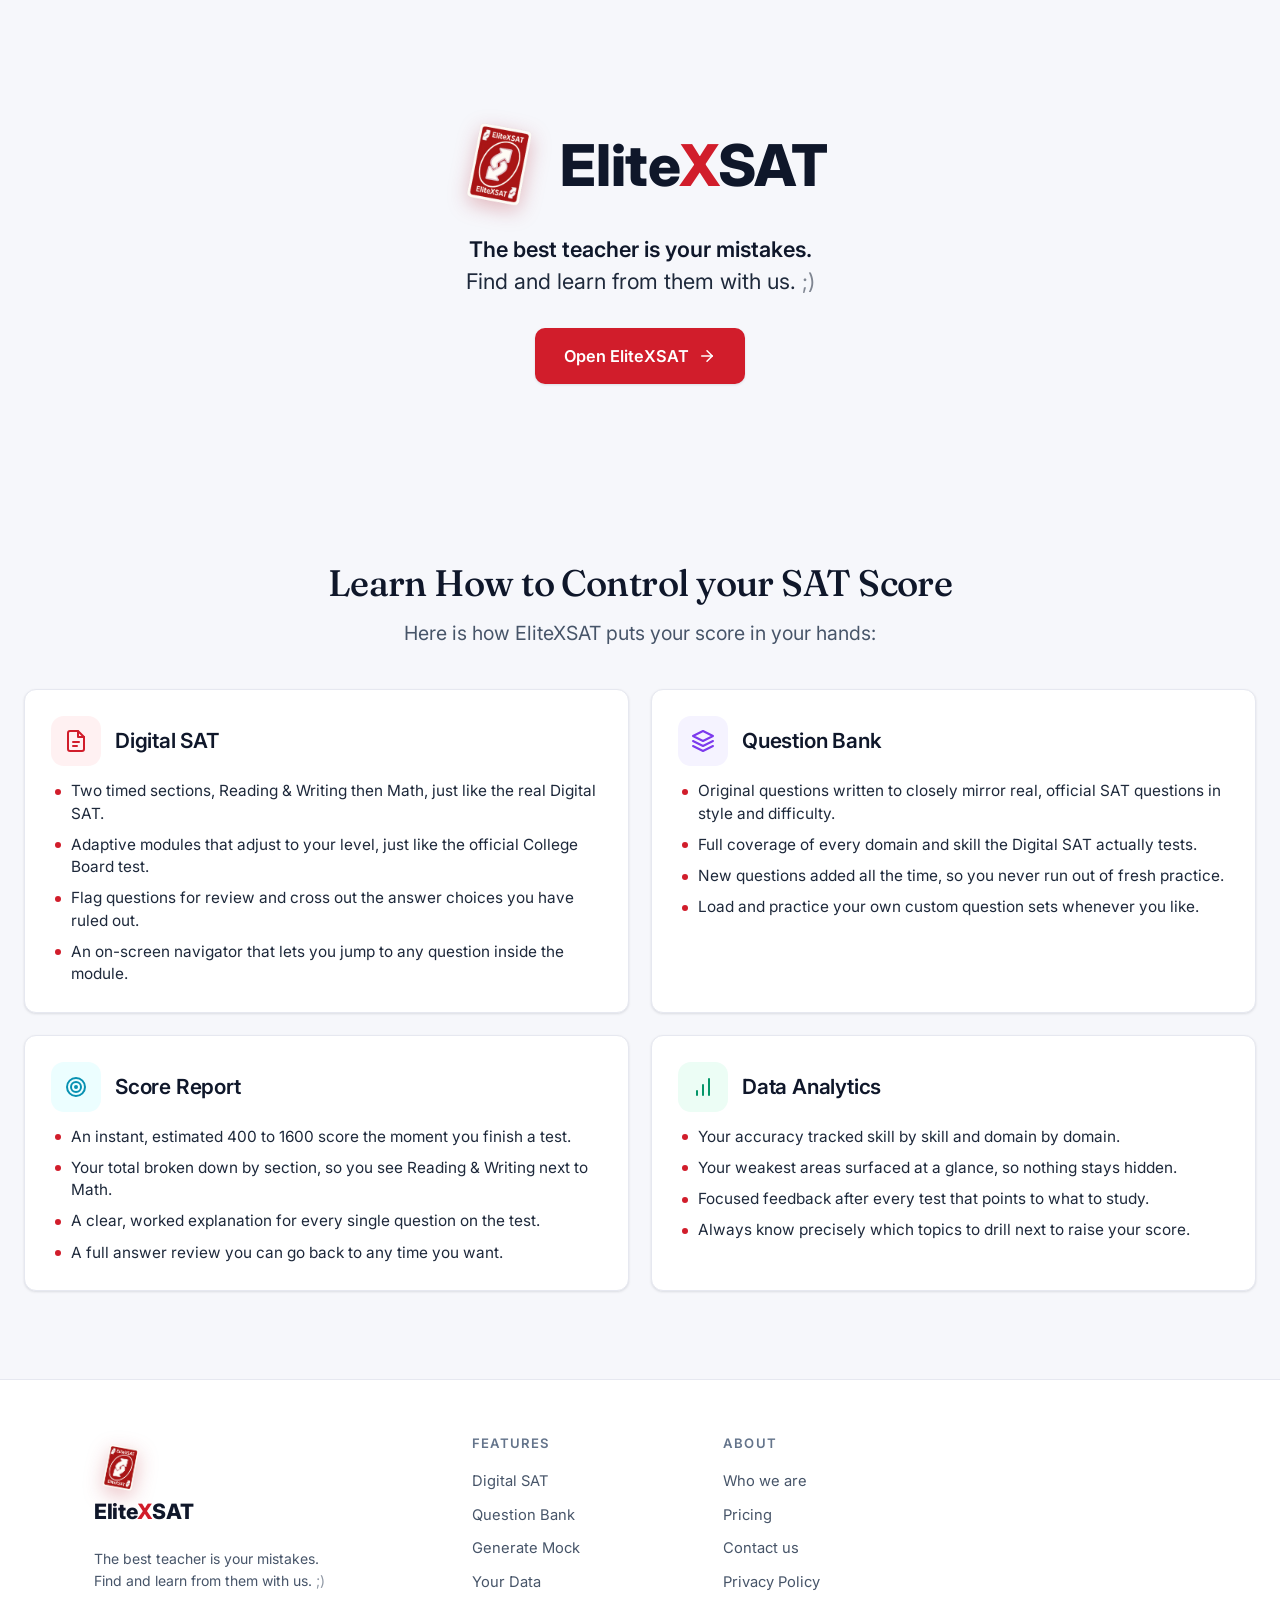
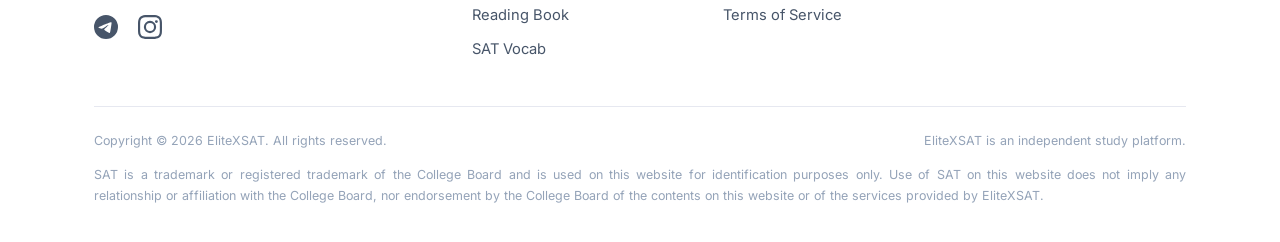
<file: index.html>
<!DOCTYPE html>
<html lang="en">
<head>
  <meta charset="UTF-8" />
  <meta name="viewport" content="width=device-width, initial-scale=1.0, viewport-fit=cover" />
  <meta name="theme-color" content="#d11d2b" />
  <title>EliteXSAT</title>
  <link rel="icon" href="assets/img/logo.png" />
  <!-- Send visitors to the public landing page first; its buttons lead into the app / login. -->
  <meta http-equiv="refresh" content="0; url=landing.html" />
  <script>location.replace("landing.html" + location.search + location.hash);</script>
  <style>
    body{font-family:Inter,system-ui,sans-serif;background:#0b0b0d;color:#eee;
         display:flex;align-items:center;justify-content:center;height:100vh;margin:0}
    a{color:#d11d2b}
  </style>
</head>
<body>
  <p>Loading EliteXSAT… <a href="app.html">Continue</a></p>
</body>
</html>
</file>
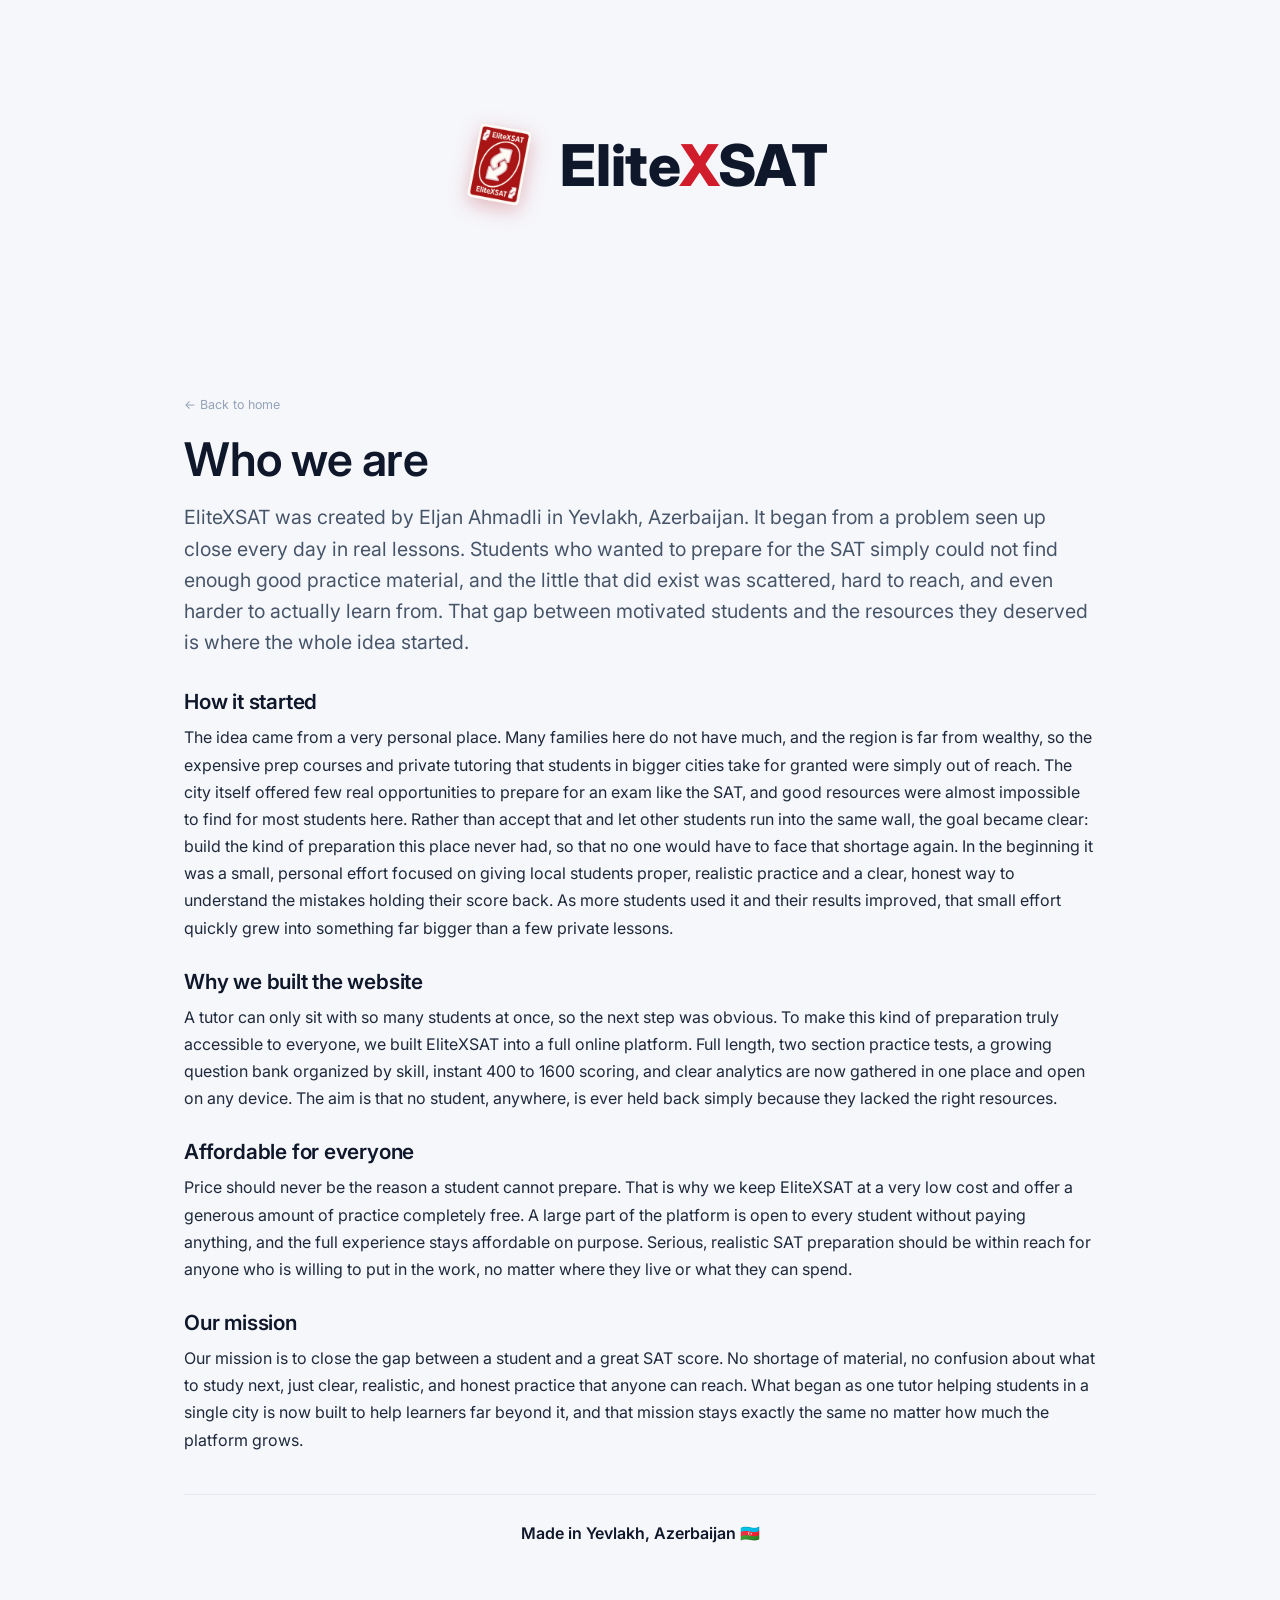
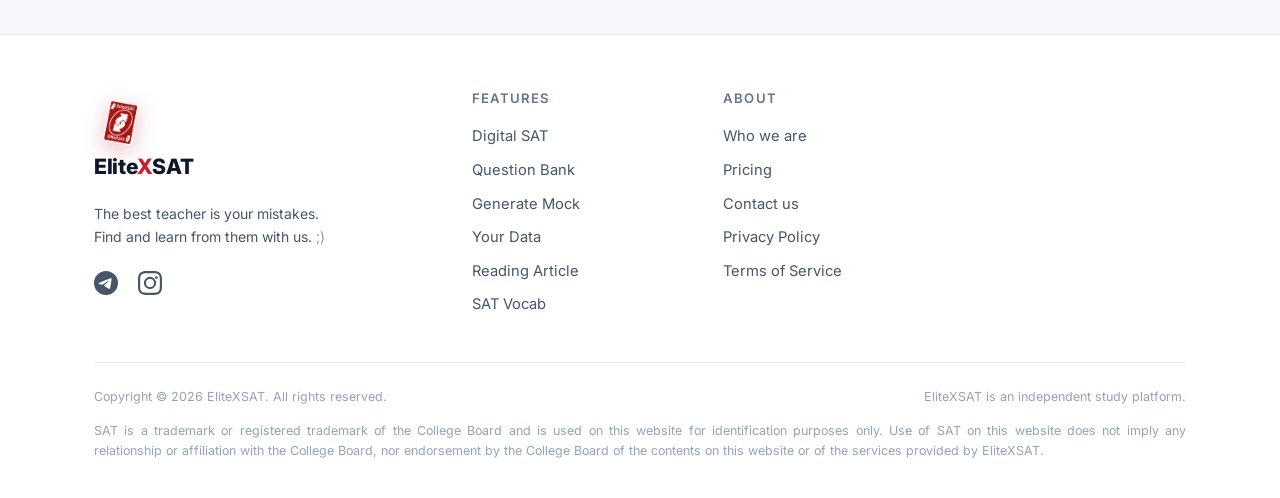
<file: about.html>
<!DOCTYPE html>
<html lang="en">
<head>
  <meta charset="UTF-8" />
  <meta name="viewport" content="width=device-width, initial-scale=1.0, viewport-fit=cover" />
  <meta name="theme-color" content="#d11d2b" />
  <meta name="description" content="Who we are — the team and mission behind EliteXSAT." />
  <title>Who we are — EliteXSAT</title>

  <link rel="icon" href="assets/img/logo.png" />

  <link rel="preconnect" href="https://fonts.googleapis.com" />
  <link rel="preconnect" href="https://fonts.gstatic.com" crossorigin />
  <link href="https://fonts.googleapis.com/css2?family=Inter:wght@400;500;600;700&family=Fraunces:opsz,wght@9..144,400;9..144,500;9..144,600&family=Source+Serif+4:wght@400;600&display=swap" rel="stylesheet" />
  <link rel="stylesheet" href="assets/css/styles.css?v=291" />
</head>
<body>
  <!-- ================= HEADER ================= -->
  <header class="brand-header">
    <a class="brand brand-hero" href="index.html">
      <img class="brand-logo" src="assets/img/logo.png" alt="EliteXSAT logo" />
      <span class="brand-name">Elite<b>X</b>SAT</span>
    </a>
  </header>

  <!-- ================= PAGE CONTENT (placeholder — fill in later) ================= -->
  <section class="section">
    <div class="container" style="max-width:960px">
      <a class="tiny faint" href="landing.html" style="display:inline-block;margin-bottom:18px">&larr; Back to home</a>
      <h1 class="h1" style="margin:0 0 16px">Who we are</h1>
      <p class="lead" style="margin:0 0 32px">EliteXSAT was created by Eljan Ahmadli in Yevlakh, Azerbaijan. It began from a problem seen up close every day in real lessons. Students who wanted to prepare for the SAT simply could not find enough good practice material, and the little that did exist was scattered, hard to reach, and even harder to actually learn from. That gap between motivated students and the resources they deserved is where the whole idea started.</p>

      <h3 class="h3" style="margin:0 0 10px">How it started</h3>
      <p style="margin:0 0 28px;color:var(--ink-2);line-height:1.7">The idea came from a very personal place. Many families here do not have much, and the region is far from wealthy, so the expensive prep courses and private tutoring that students in bigger cities take for granted were simply out of reach. The city itself offered few real opportunities to prepare for an exam like the SAT, and good resources were almost impossible to find for most students here. Rather than accept that and let other students run into the same wall, the goal became clear: build the kind of preparation this place never had, so that no one would have to face that shortage again. In the beginning it was a small, personal effort focused on giving local students proper, realistic practice and a clear, honest way to understand the mistakes holding their score back. As more students used it and their results improved, that small effort quickly grew into something far bigger than a few private lessons.</p>

      <h3 class="h3" style="margin:0 0 10px">Why we built the website</h3>
      <p style="margin:0 0 28px;color:var(--ink-2);line-height:1.7">A tutor can only sit with so many students at once, so the next step was obvious. To make this kind of preparation truly accessible to everyone, we built EliteXSAT into a full online platform. Full length, two section practice tests, a growing question bank organized by skill, instant 400 to 1600 scoring, and clear analytics are now gathered in one place and open on any device. The aim is that no student, anywhere, is ever held back simply because they lacked the right resources.</p>

      <h3 class="h3" style="margin:0 0 10px">Affordable for everyone</h3>
      <p style="margin:0 0 28px;color:var(--ink-2);line-height:1.7">Price should never be the reason a student cannot prepare. That is why we keep EliteXSAT at a very low cost and offer a generous amount of practice completely free. A large part of the platform is open to every student without paying anything, and the full experience stays affordable on purpose. Serious, realistic SAT preparation should be within reach for anyone who is willing to put in the work, no matter where they live or what they can spend.</p>

      <h3 class="h3" style="margin:0 0 10px">Our mission</h3>
      <p style="margin:0 0 40px;color:var(--ink-2);line-height:1.7">Our mission is to close the gap between a student and a great SAT score. No shortage of material, no confusion about what to study next, just clear, realistic, and honest practice that anyone can reach. What began as one tutor helping students in a single city is now built to help learners far beyond it, and that mission stays exactly the same no matter how much the platform grows.</p>

      <p class="text-center" style="margin:0;padding-top:26px;border-top:1px solid var(--border);font-weight:600">Made in Yevlakh, Azerbaijan &#127462;&#127487;</p>
    </div>
  </section>

  <!-- ================= FOOTER ================= -->
  <footer class="site-footer">
    <div class="container">
      <div class="footer-grid">
        <div>
          <a class="brand" href="index.html" style="margin-bottom:14px"><img class="brand-logo" src="assets/img/logo.png" alt="EliteXSAT logo" style="height:54px" /> <span class="brand-name">Elite<b>X</b>SAT</span></a>
          <p class="muted small" style="max-width:300px">The best teacher is your mistakes.<br>Find and learn from them with us. <span style="opacity:.6">;)</span></p>
          <div class="social-row">
            <a class="social-ico" href="https://t.me/EliteXSAT" target="_blank" rel="noopener" aria-label="Telegram" title="Telegram"><svg viewBox="0 0 24 24" fill="currentColor" aria-hidden="true"><path d="M11.944 0A12 12 0 0 0 0 12a12 12 0 0 0 12 12 12 12 0 0 0 12-12A12 12 0 0 0 12 0a12 12 0 0 0-.056 0zm4.962 7.224c.1-.002.321.023.465.14a.506.506 0 0 1 .171.325c.016.093.036.306.02.472-.18 1.898-.962 6.502-1.36 8.627-.168.9-.499 1.201-.82 1.23-.696.065-1.225-.46-1.9-.902-1.056-.693-1.653-1.124-2.678-1.8-1.185-.78-.417-1.21.258-1.91.177-.184 3.247-2.977 3.307-3.23.007-.032.014-.15-.056-.212s-.174-.041-.249-.024c-.106.024-1.793 1.14-5.061 3.345-.48.33-.913.49-1.302.48-.428-.008-1.252-.241-1.865-.44-.752-.245-1.349-.374-1.297-.789.027-.216.325-.437.893-.663 3.498-1.524 5.83-2.529 6.998-3.014 3.332-1.386 4.025-1.627 4.476-1.635z"/></svg></a>
            <a class="social-ico" href="https://www.instagram.com/elitex_education" target="_blank" rel="noopener" aria-label="Instagram" title="Instagram"><svg viewBox="0 0 24 24" fill="currentColor" aria-hidden="true"><path d="M12 2.16c3.2 0 3.58.01 4.85.07 1.17.05 1.8.25 2.23.41.56.22.96.48 1.38.9.42.42.68.82.9 1.38.16.42.36 1.06.41 2.23.06 1.27.07 1.65.07 4.85s-.01 3.58-.07 4.85c-.05 1.17-.25 1.8-.41 2.23-.22.56-.48.96-.9 1.38-.42.42-.82.68-1.38.9-.42.16-1.06.36-2.23.41-1.27.06-1.65.07-4.85.07s-3.58-.01-4.85-.07c-1.17-.05-1.8-.25-2.23-.41a3.7 3.7 0 0 1-1.38-.9 3.7 3.7 0 0 1-.9-1.38c-.16-.42-.36-1.06-.41-2.23C2.17 15.58 2.16 15.2 2.16 12s.01-3.58.07-4.85c.05-1.17.25-1.8.41-2.23.22-.56.48-.96.9-1.38.42-.42.82-.68 1.38-.9.42-.16 1.06-.36 2.23-.41C8.42 2.17 8.8 2.16 12 2.16M12 0C8.74 0 8.33.01 7.05.07 5.78.13 4.9.33 4.14.63c-.79.3-1.46.72-2.13 1.38C1.35 2.68.93 3.35.63 4.14.33 4.9.13 5.78.07 7.05.01 8.33 0 8.74 0 12s.01 3.67.07 4.95c.06 1.27.26 2.15.56 2.91.3.79.72 1.46 1.38 2.13.67.66 1.34 1.08 2.13 1.38.76.3 1.64.5 2.91.56C8.33 23.99 8.74 24 12 24s3.67-.01 4.95-.07c1.27-.06 2.15-.26 2.91-.56a5.9 5.9 0 0 0 2.13-1.38 5.9 5.9 0 0 0 1.38-2.13c.3-.76.5-1.64.56-2.91.06-1.28.07-1.69.07-4.95s-.01-3.67-.07-4.95c-.06-1.27-.26-2.15-.56-2.91a5.9 5.9 0 0 0-1.38-2.13A5.9 5.9 0 0 0 19.86.63c-.76-.3-1.64-.5-2.91-.56C15.67.01 15.26 0 12 0m0 5.84A6.16 6.16 0 1 0 18.16 12 6.16 6.16 0 0 0 12 5.84M12 16a4 4 0 1 1 4-4 4 4 0 0 1-4 4m6.4-10.85a1.44 1.44 0 1 0 0 2.88 1.44 1.44 0 0 0 0-2.88"/></svg></a>
          </div>
        </div>
        <div><h4>Features</h4><a href="app.html#/tests">Digital SAT</a><a href="app.html#/bank">Question Bank</a><a href="app.html#/shuffle">Generate Mock</a><a href="app.html#/data">Your Data</a><a href="app.html#/reading">Reading Article</a><a href="app.html#/vocab">SAT Vocab</a></div>
        <div><h4>About</h4><a href="about.html">Who we are</a><a href="pricing.html">Pricing</a><a href="contact.html">Contact us</a><a href="privacy.html">Privacy Policy</a><a href="terms.html">Terms of Service</a></div>
      </div>
      <div class="row between wrap gap-2" style="margin-top:40px;padding-top:24px;border-top:1px solid var(--border)">
        <span class="tiny faint">Copyright © <span data-year></span> EliteXSAT. All rights reserved.</span>
        <span class="tiny faint">EliteXSAT is an independent study platform.</span>
      </div>
      <p class="tiny faint" style="margin-top:14px;line-height:1.65;text-align:justify">SAT is a trademark or registered trademark of the College Board and is used on this website for identification purposes only. Use of SAT on this website does not imply any relationship or affiliation with the College Board, nor endorsement by the College Board of the contents on this website or of the services provided by EliteXSAT.</p>
    </div>
  </footer>

  <script src="assets/js/config.js?v=291"></script>
  <script src="assets/js/ui.js?v=291"></script>
  <script>
    (function () {
      document.querySelectorAll("[data-icon]").forEach(function (el) {
        el.outerHTML = Apex.icons.get(el.getAttribute("data-icon"));
      });
      var y = document.querySelector("[data-year]"); if (y) y.textContent = new Date().getFullYear();
    })();
  </script>
</body>
</html>
</file>
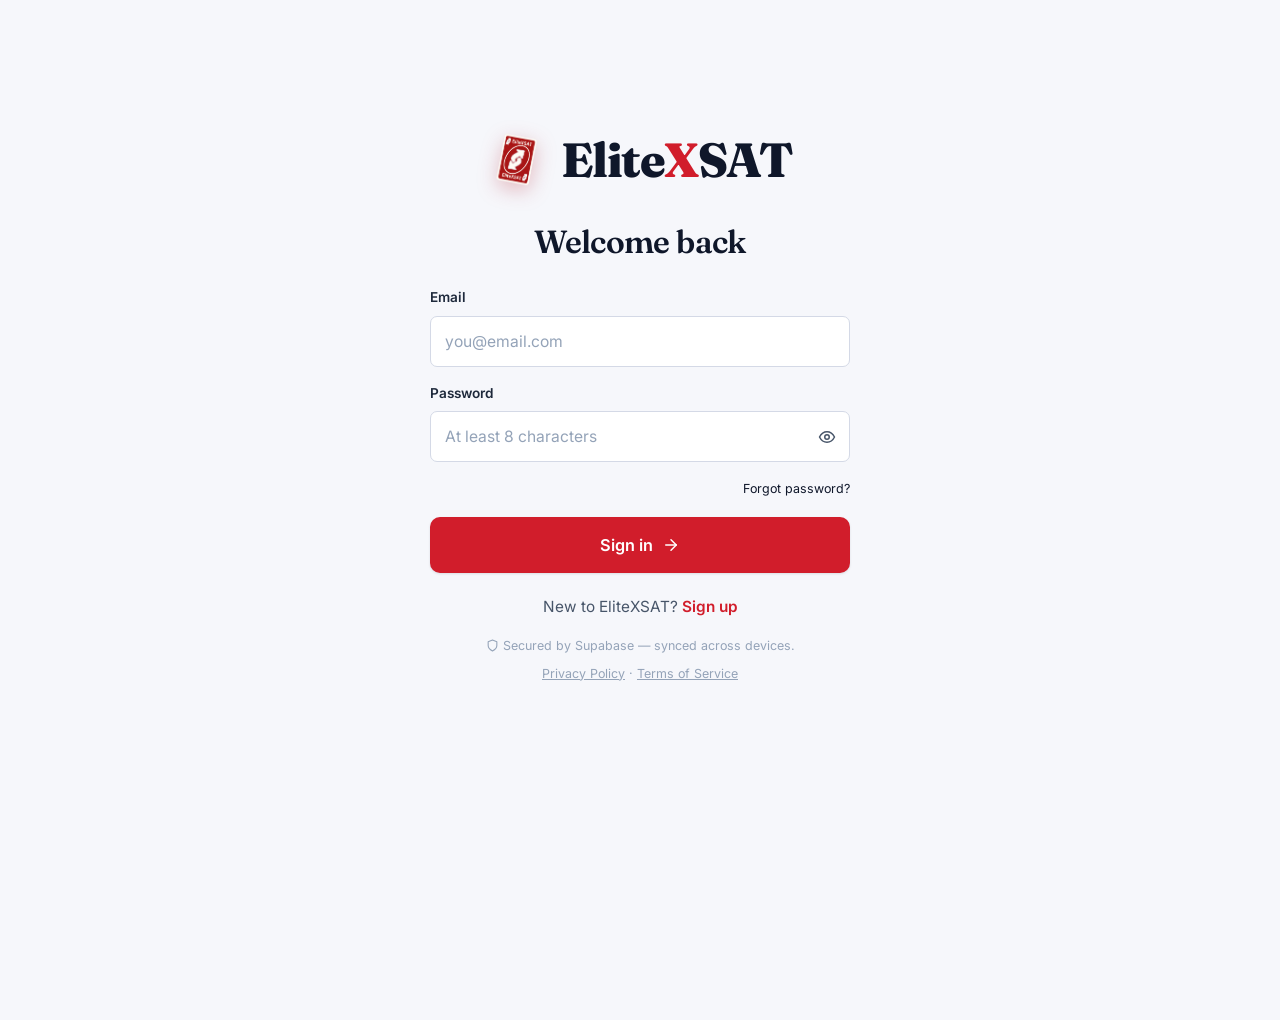
<file: app.html>
﻿<!DOCTYPE html>
<html lang="en">
<head>
  <meta charset="UTF-8" />
  <!-- Never cache the HTML itself, so new ?v= asset versions are always picked up on a normal refresh -->
  <meta http-equiv="Cache-Control" content="no-cache, no-store, must-revalidate" />
  <meta http-equiv="Pragma" content="no-cache" />
  <meta http-equiv="Expires" content="0" />
  <meta name="viewport" content="width=device-width, initial-scale=1.0, viewport-fit=cover" />
  <meta name="theme-color" content="#d11d2b" />
  <meta name="description" content="EliteXSAT — practice the Digital SAT with full-length tests, a question bank, and instant scoring." />
  <title>EliteXSAT — Practice Dashboard</title>

  <link rel="icon" href="assets/img/logo.png" />

  <link rel="preconnect" href="https://fonts.googleapis.com" />
  <link rel="preconnect" href="https://fonts.gstatic.com" crossorigin />
  <!-- Load Google Fonts NON-BLOCKING (media=print → all onload). A slow/blocked fonts.googleapis.com
       must never stall rendering or script execution; the app falls back to system fonts if it never loads. -->
  <link rel="stylesheet" media="print" onload="this.media='all'"
        href="https://fonts.googleapis.com/css2?family=Inter:wght@400;500;600;700&family=Fraunces:opsz,wght@9..144,400;9..144,500;9..144,600&family=Source+Serif+4:wght@400;600&display=swap" />
  <noscript><link rel="stylesheet" href="https://fonts.googleapis.com/css2?family=Inter:wght@400;500;600;700&family=Fraunces:opsz,wght@9..144,400;9..144,500;9..144,600&family=Source+Serif+4:wght@400;600&display=swap" /></noscript>
  <link rel="stylesheet" href="assets/css/styles.css?v=385" />
</head>
<body>
  <noscript>
    <div style="padding:40px;text-align:center;font-family:system-ui">
      EliteXSAT needs JavaScript enabled to run the practice tests.
    </div>
  </noscript>

  <header id="header"></header>
  <main id="app" class="app-main"></main>

  <!-- Desmos graphing calculator (Math section) — uses the public demo API key; for production request a free key at desmos.com/api -->
  <script async src="https://www.desmos.com/api/v1.10/calculator.js?apiKey=dcb31709b452b1cf9dc26972add0fda6"></script>

  <!-- Core (order matters: each file extends the global Apex namespace) -->
  <script src="assets/js/config.js?v=385"></script>
  <script src="assets/js/ui.js?v=385"></script>
  <script src="assets/js/mathtools.js?v=385"></script>
  <script src="assets/js/scoring.js?v=385"></script>
  <script src="assets/js/store.js?v=385"></script>
  <script src="assets/js/bank.js?v=385"></script>

  <!-- Question bank: add a <script> line here for each new exam file -->
  <script defer src="assets/data/exams/diagnostic.js?v=385"></script>
  <script defer src="assets/data/exams/practice-test-1.js?v=385"></script>
  <script defer src="assets/data/exams/rw-drill.js?v=385"></script>
  <script defer src="assets/data/exams/math-drill.js?v=385"></script>
  <!-- Digital SAT exam simulations (from the tutor's PDFs) -->
  <script defer src="assets/data/exams/dsat-2026-03-int-v1.js?v=385"></script>
  <script defer src="assets/data/exams/dsat-2026-03-int-v2.js?v=385"></script>
  <script defer src="assets/data/exams/dsat-2026-03-int-v3.js?v=385"></script>
  <script defer src="assets/data/exams/dsat-2026-03-us-v1.js?v=385"></script>
  <script defer src="assets/data/exams/dsat-2026-03-us-v2.js?v=385"></script>
  <script defer src="assets/data/exams/dsat-2024-10-us-a.js?v=385"></script>
  <script defer src="assets/data/exams/dsat-2024-10-us-b.js?v=385"></script>
  <script defer src="assets/data/exams/dsat-2024-10-us-c.js?v=385"></script>
  <script defer src="assets/data/exams/dsat-2024-10-int-a.js?v=385"></script>
  <script defer src="assets/data/exams/dsat-2024-10-int-b.js?v=385"></script>
  <script defer src="assets/data/exams/dsat-2024-10-int-c.js?v=385"></script>
  <script defer src="assets/data/exams/dsat-2024-10-int-d.js?v=385"></script>
  <!-- Digital SAT - December 2024 (US A/B/C) -->
  <script defer src="assets/data/exams/dsat-2024-12-us-a.js?v=385"></script>
  <script defer src="assets/data/exams/dsat-2024-12-us-b.js?v=385"></script>
  <script defer src="assets/data/exams/dsat-2024-12-us-c.js?v=385"></script>
  <!-- Digital SAT - November 2024 (US A/B) -->
  <script defer src="assets/data/exams/dsat-2024-11-us-a.js?v=385"></script>
  <script defer src="assets/data/exams/dsat-2024-11-us-b.js?v=385"></script>
  <!-- Digital SAT - November 2024 (International A/B/C/D) -->
  <script defer src="assets/data/exams/dsat-2024-11-int-a.js?v=385"></script>
  <script defer src="assets/data/exams/dsat-2024-11-int-b.js?v=385"></script>
  <script defer src="assets/data/exams/dsat-2024-11-int-c.js?v=385"></script>
  <script defer src="assets/data/exams/dsat-2024-11-int-d.js?v=385"></script>
  <!-- Digital SAT - December 2024 (International A/B/C/D) -->
  <script defer src="assets/data/exams/dsat-2024-12-int-a.js?v=385"></script>
  <script defer src="assets/data/exams/dsat-2024-12-int-b.js?v=385"></script>
  <script defer src="assets/data/exams/dsat-2024-12-int-c.js?v=385"></script>
  <script defer src="assets/data/exams/dsat-2024-12-int-d.js?v=385"></script>
  <!-- Digital SAT — May 2024 (International A/B, US A) -->
  <script defer src="assets/data/exams/dsat-2024-05-int-a.js?v=385"></script>
  <script defer src="assets/data/exams/dsat-2024-05-int-b.js?v=385"></script>
  <script defer src="assets/data/exams/dsat-2024-05-us-a.js?v=385"></script>
  <!-- Digital SAT — March 2024 (International A/B/C/D) -->
  <script defer src="assets/data/exams/dsat-2024-03-int-a.js?v=385"></script>
  <script defer src="assets/data/exams/dsat-2024-03-int-b.js?v=385"></script>
  <script defer src="assets/data/exams/dsat-2024-03-int-c.js?v=385"></script>
  <script defer src="assets/data/exams/dsat-2024-03-int-d.js?v=385"></script>
  <!-- Digital SAT - June 2024 (International A/B/C/D/E) -->
  <script defer src="assets/data/exams/dsat-2024-06-int-a.js?v=385"></script>
  <script defer src="assets/data/exams/dsat-2024-06-int-b.js?v=385"></script>
  <script defer src="assets/data/exams/dsat-2024-06-int-c.js?v=385"></script>
  <script defer src="assets/data/exams/dsat-2024-06-int-d.js?v=385"></script>
  <script defer src="assets/data/exams/dsat-2024-06-int-e.js?v=385"></script>
  <!-- Digital SAT - August 2024 (International A/B) -->
  <script defer src="assets/data/exams/dsat-2024-08-int-a.js?v=385"></script>
  <script defer src="assets/data/exams/dsat-2024-08-int-b.js?v=385"></script>
  <script defer src="assets/data/exams/dsat-2024-08-us-a.js?v=385"></script>
  <script defer src="assets/data/exams/dsat-2024-08-us-b.js?v=385"></script>
  <script defer src="assets/data/exams/dsat-2024-08-us-c.js?v=385"></script>
  <script defer src="assets/data/exams/dsat-2024-08-us-d.js?v=385"></script>
  <script defer src="assets/data/exams/dsat-2024-08-us-e.js?v=385"></script>
  <script defer src="assets/data/exams/dsat-2025-10-us-a.js?v=385"></script>
  <script defer src="assets/data/exams/dsat-2025-10-us-b.js?v=385"></script>
  <script defer src="assets/data/exams/dsat-2025-10-int-a.js?v=385"></script>
  <script defer src="assets/data/exams/dsat-2025-10-int-b.js?v=385"></script>
  <script defer src="assets/data/exams/dsat-2025-12-int-a.js?v=385"></script>
  <script defer src="assets/data/exams/dsat-2025-12-int-b.js?v=385"></script>
  <script defer src="assets/data/exams/dsat-2025-12-int-c.js?v=385"></script>
  <script defer src="assets/data/exams/dsat-2025-12-int-d.js?v=385"></script>
  <script defer src="assets/data/exams/dsat-2025-12-us-a.js?v=385"></script>
  <script defer src="assets/data/exams/dsat-2025-12-us-b.js?v=385"></script>
  <script defer src="assets/data/exams/dsat-2025-12-us-c.js?v=385"></script>
  <script defer src="assets/data/exams/dsat-2025-11-us-a.js?v=385"></script>
  <script defer src="assets/data/exams/dsat-2025-11-int-a.js?v=385"></script>
  <script defer src="assets/data/exams/dsat-2025-11-int-b.js?v=385"></script>
  <script defer src="assets/data/exams/dsat-2025-11-int-c.js?v=385"></script>
  <script defer src="assets/data/exams/dsat-2025-08-int-a.js?v=385"></script>
  <script defer src="assets/data/exams/dsat-2025-08-int-b.js?v=385"></script>
  <script defer src="assets/data/exams/dsat-2025-08-int-c.js?v=385"></script>
  <script defer src="assets/data/exams/dsat-2025-08-int-d.js?v=385"></script>
  <script defer src="assets/data/exams/dsat-2025-06-us-c.js?v=385"></script>
  <script defer src="assets/data/exams/dsat-2025-06-us-a.js?v=385"></script>
  <script defer src="assets/data/exams/dsat-2025-06-us-b.js?v=385"></script>
  <script defer src="assets/data/exams/dsat-2025-06-int-b.js?v=385"></script>
  <script defer src="assets/data/exams/dsat-2025-06-int-a.js?v=385"></script>
  <script defer src="assets/data/exams/dsat-2025-03-int-a.js?v=385"></script>
  <script defer src="assets/data/exams/dsat-2025-03-int-b.js?v=385"></script>
  <script defer src="assets/data/exams/dsat-2025-03-int-c.js?v=385"></script>
  <script defer src="assets/data/exams/dsat-2025-03-int-d.js?v=385"></script>
  <script defer src="assets/data/exams/dsat-2025-03-int-e.js?v=385"></script>
  <script defer src="assets/data/exams/dsat-2025-03-us-a.js?v=385"></script>
  <script defer src="assets/data/exams/dsat-2025-03-us-b.js?v=385"></script>
  <script defer src="assets/data/exams/dsat-2025-03-us-c.js?v=385"></script>
  <script defer src="assets/data/exams/dsat-2025-05-int-a.js?v=385"></script>
  <script defer src="assets/data/exams/dsat-2025-05-int-b.js?v=385"></script>
  <script defer src="assets/data/exams/dsat-2025-05-int-c.js?v=385"></script>
  <script defer src="assets/data/exams/dsat-2025-05-us-a.js?v=385"></script>
  <script defer src="assets/data/exams/dsat-2023-06-int-a.js?v=385"></script>
  <script defer src="assets/data/exams/dsat-2023-06-int-b.js?v=385"></script>
  <script defer src="assets/data/exams/dsat-2023-12-int-a.js?v=385"></script>
  <script defer src="assets/data/exams/dsat-2023-12-int-b.js?v=385"></script>
  <script defer src="assets/data/exams/dsat-2023-12-int-c.js?v=385"></script>
  <script defer src="assets/data/exams/dsat-2023-12-int-d.js?v=385"></script>
  <script defer src="assets/data/exams/dsat-2023-12-int-e.js?v=385"></script>

  <!-- Reading library (generated by tmp/build.py) + CEFR word levels -->
  <script defer src="assets/data/cefr-words.js?v=385"></script>
  <script defer src="assets/data/cefr-defs.js?v=385"></script>
  <script defer src="assets/data/reading/library.js?v=385"></script>

  <!-- Engine + views + bootstrap -->
  <script src="assets/js/engine.js?v=385"></script>
  <script src="assets/js/views.js?v=385"></script>
  <script src="assets/js/app.js?v=385"></script>
</body>
</html>
</file>
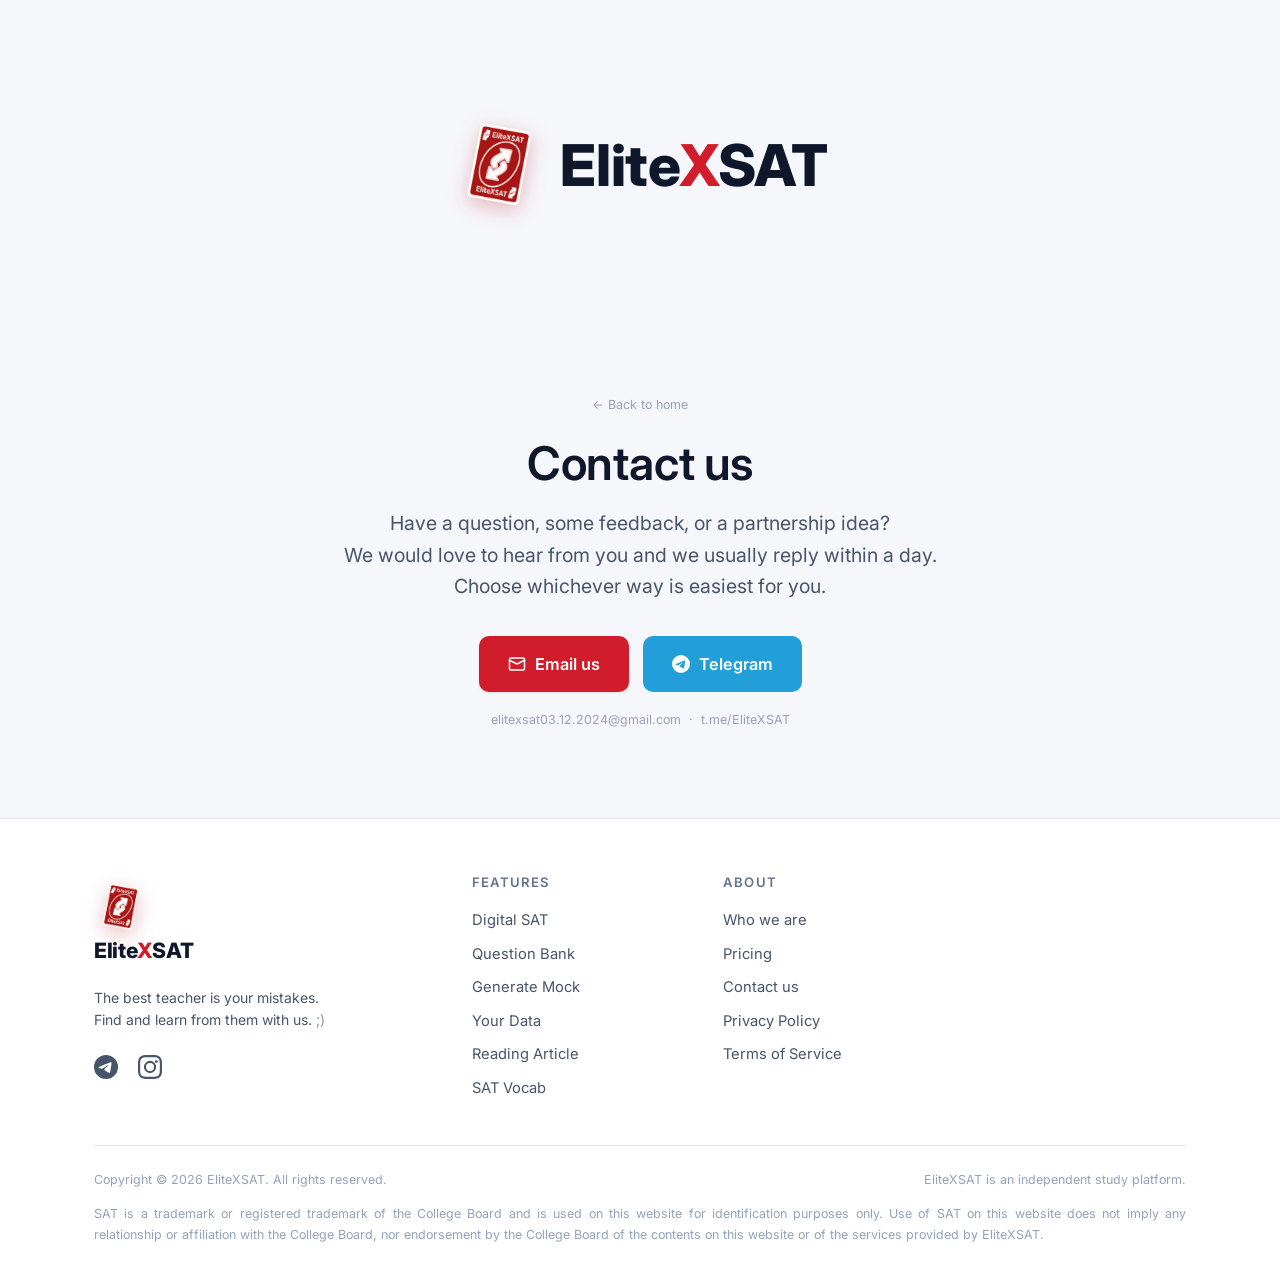
<file: contact.html>
<!DOCTYPE html>
<html lang="en">
<head>
  <meta charset="UTF-8" />
  <meta name="viewport" content="width=device-width, initial-scale=1.0, viewport-fit=cover" />
  <meta name="theme-color" content="#d11d2b" />
  <meta name="description" content="Contact us — reach the EliteXSAT team." />
  <title>Contact us — EliteXSAT</title>

  <link rel="icon" href="assets/img/logo.png" />

  <link rel="preconnect" href="https://fonts.googleapis.com" />
  <link rel="preconnect" href="https://fonts.gstatic.com" crossorigin />
  <link href="https://fonts.googleapis.com/css2?family=Inter:wght@400;500;600;700&family=Fraunces:opsz,wght@9..144,400;9..144,500;9..144,600&family=Source+Serif+4:wght@400;600&display=swap" rel="stylesheet" />
  <link rel="stylesheet" href="assets/css/styles.css?v=291" />
</head>
<body>
  <!-- ================= HEADER ================= -->
  <header class="brand-header">
    <a class="brand brand-hero" href="index.html">
      <img class="brand-logo" src="assets/img/logo.png" alt="EliteXSAT logo" />
      <span class="brand-name">Elite<b>X</b>SAT</span>
    </a>
  </header>

  <!-- ================= PAGE CONTENT (placeholder — fill in later) ================= -->
  <section class="section">
    <div class="container" style="max-width:660px;text-align:center">
      <a class="tiny faint" href="landing.html" style="display:inline-block;margin-bottom:22px">&larr; Back to home</a>
      <h1 class="h1" style="margin:0 0 18px">Contact us</h1>
      <p class="lead" style="margin:0 auto 34px">Have a question, some feedback, or a partnership idea?<br>We would love to hear from you and we usually reply within a day.<br>Choose whichever way is easiest for you.</p>

      <div class="row wrap" style="justify-content:center;gap:14px">
        <a class="btn btn-primary btn-lg" href="mailto:elitexsat03.12.2024@gmail.com?subject=EliteXSAT%20Contact"><span data-icon="mail"></span> Email us</a>
        <a class="btn btn-lg" style="--btn-bg:#229ED9;--btn-fg:#fff;border-color:transparent" href="https://t.me/EliteXSAT" target="_blank" rel="noopener"><svg viewBox="0 0 24 24" width="18" height="18" fill="currentColor" aria-hidden="true"><path d="M11.944 0A12 12 0 0 0 0 12a12 12 0 0 0 12 12 12 12 0 0 0 12-12A12 12 0 0 0 12 0a12 12 0 0 0-.056 0zm4.962 7.224c.1-.002.321.023.465.14a.506.506 0 0 1 .171.325c.016.093.036.306.02.472-.18 1.898-.962 6.502-1.36 8.627-.168.9-.499 1.201-.82 1.23-.696.065-1.225-.46-1.9-.902-1.056-.693-1.653-1.124-2.678-1.8-1.185-.78-.417-1.21.258-1.91.177-.184 3.247-2.977 3.307-3.23.007-.032.014-.15-.056-.212s-.174-.041-.249-.024c-.106.024-1.793 1.14-5.061 3.345-.48.33-.913.49-1.302.48-.428-.008-1.252-.241-1.865-.44-.752-.245-1.349-.374-1.297-.789.027-.216.325-.437.893-.663 3.498-1.524 5.83-2.529 6.998-3.014 3.332-1.386 4.025-1.627 4.476-1.635z"/></svg> Telegram</a>
      </div>
      <p class="tiny faint" style="margin:18px auto 0">elitexsat03.12.2024@gmail.com &nbsp;&middot;&nbsp; t.me/EliteXSAT</p>
    </div>
  </section>

  <!-- ================= FOOTER ================= -->
  <footer class="site-footer">
    <div class="container">
      <div class="footer-grid">
        <div>
          <a class="brand" href="index.html" style="margin-bottom:14px"><img class="brand-logo" src="assets/img/logo.png" alt="EliteXSAT logo" style="height:54px" /> <span class="brand-name">Elite<b>X</b>SAT</span></a>
          <p class="muted small" style="max-width:300px">The best teacher is your mistakes.<br>Find and learn from them with us. <span style="opacity:.6">;)</span></p>
          <div class="social-row">
            <a class="social-ico" href="https://t.me/EliteXSAT" target="_blank" rel="noopener" aria-label="Telegram" title="Telegram"><svg viewBox="0 0 24 24" fill="currentColor" aria-hidden="true"><path d="M11.944 0A12 12 0 0 0 0 12a12 12 0 0 0 12 12 12 12 0 0 0 12-12A12 12 0 0 0 12 0a12 12 0 0 0-.056 0zm4.962 7.224c.1-.002.321.023.465.14a.506.506 0 0 1 .171.325c.016.093.036.306.02.472-.18 1.898-.962 6.502-1.36 8.627-.168.9-.499 1.201-.82 1.23-.696.065-1.225-.46-1.9-.902-1.056-.693-1.653-1.124-2.678-1.8-1.185-.78-.417-1.21.258-1.91.177-.184 3.247-2.977 3.307-3.23.007-.032.014-.15-.056-.212s-.174-.041-.249-.024c-.106.024-1.793 1.14-5.061 3.345-.48.33-.913.49-1.302.48-.428-.008-1.252-.241-1.865-.44-.752-.245-1.349-.374-1.297-.789.027-.216.325-.437.893-.663 3.498-1.524 5.83-2.529 6.998-3.014 3.332-1.386 4.025-1.627 4.476-1.635z"/></svg></a>
            <a class="social-ico" href="https://www.instagram.com/elitex_education" target="_blank" rel="noopener" aria-label="Instagram" title="Instagram"><svg viewBox="0 0 24 24" fill="currentColor" aria-hidden="true"><path d="M12 2.16c3.2 0 3.58.01 4.85.07 1.17.05 1.8.25 2.23.41.56.22.96.48 1.38.9.42.42.68.82.9 1.38.16.42.36 1.06.41 2.23.06 1.27.07 1.65.07 4.85s-.01 3.58-.07 4.85c-.05 1.17-.25 1.8-.41 2.23-.22.56-.48.96-.9 1.38-.42.42-.82.68-1.38.9-.42.16-1.06.36-2.23.41-1.27.06-1.65.07-4.85.07s-3.58-.01-4.85-.07c-1.17-.05-1.8-.25-2.23-.41a3.7 3.7 0 0 1-1.38-.9 3.7 3.7 0 0 1-.9-1.38c-.16-.42-.36-1.06-.41-2.23C2.17 15.58 2.16 15.2 2.16 12s.01-3.58.07-4.85c.05-1.17.25-1.8.41-2.23.22-.56.48-.96.9-1.38.42-.42.82-.68 1.38-.9.42-.16 1.06-.36 2.23-.41C8.42 2.17 8.8 2.16 12 2.16M12 0C8.74 0 8.33.01 7.05.07 5.78.13 4.9.33 4.14.63c-.79.3-1.46.72-2.13 1.38C1.35 2.68.93 3.35.63 4.14.33 4.9.13 5.78.07 7.05.01 8.33 0 8.74 0 12s.01 3.67.07 4.95c.06 1.27.26 2.15.56 2.91.3.79.72 1.46 1.38 2.13.67.66 1.34 1.08 2.13 1.38.76.3 1.64.5 2.91.56C8.33 23.99 8.74 24 12 24s3.67-.01 4.95-.07c1.27-.06 2.15-.26 2.91-.56a5.9 5.9 0 0 0 2.13-1.38 5.9 5.9 0 0 0 1.38-2.13c.3-.76.5-1.64.56-2.91.06-1.28.07-1.69.07-4.95s-.01-3.67-.07-4.95c-.06-1.27-.26-2.15-.56-2.91a5.9 5.9 0 0 0-1.38-2.13A5.9 5.9 0 0 0 19.86.63c-.76-.3-1.64-.5-2.91-.56C15.67.01 15.26 0 12 0m0 5.84A6.16 6.16 0 1 0 18.16 12 6.16 6.16 0 0 0 12 5.84M12 16a4 4 0 1 1 4-4 4 4 0 0 1-4 4m6.4-10.85a1.44 1.44 0 1 0 0 2.88 1.44 1.44 0 0 0 0-2.88"/></svg></a>
          </div>
        </div>
        <div><h4>Features</h4><a href="app.html#/tests">Digital SAT</a><a href="app.html#/bank">Question Bank</a><a href="app.html#/shuffle">Generate Mock</a><a href="app.html#/data">Your Data</a><a href="app.html#/reading">Reading Article</a><a href="app.html#/vocab">SAT Vocab</a></div>
        <div><h4>About</h4><a href="about.html">Who we are</a><a href="pricing.html">Pricing</a><a href="contact.html">Contact us</a><a href="privacy.html">Privacy Policy</a><a href="terms.html">Terms of Service</a></div>
      </div>
      <div class="row between wrap gap-2" style="margin-top:40px;padding-top:24px;border-top:1px solid var(--border)">
        <span class="tiny faint">Copyright © <span data-year></span> EliteXSAT. All rights reserved.</span>
        <span class="tiny faint">EliteXSAT is an independent study platform.</span>
      </div>
      <p class="tiny faint" style="margin-top:14px;line-height:1.65;text-align:justify">SAT is a trademark or registered trademark of the College Board and is used on this website for identification purposes only. Use of SAT on this website does not imply any relationship or affiliation with the College Board, nor endorsement by the College Board of the contents on this website or of the services provided by EliteXSAT.</p>
    </div>
  </footer>

  <script src="assets/js/config.js?v=291"></script>
  <script src="assets/js/ui.js?v=291"></script>
  <script>
    (function () {
      document.querySelectorAll("[data-icon]").forEach(function (el) {
        el.outerHTML = Apex.icons.get(el.getAttribute("data-icon"));
      });
      var y = document.querySelector("[data-year]"); if (y) y.textContent = new Date().getFullYear();
    })();
  </script>
</body>
</html>
</file>
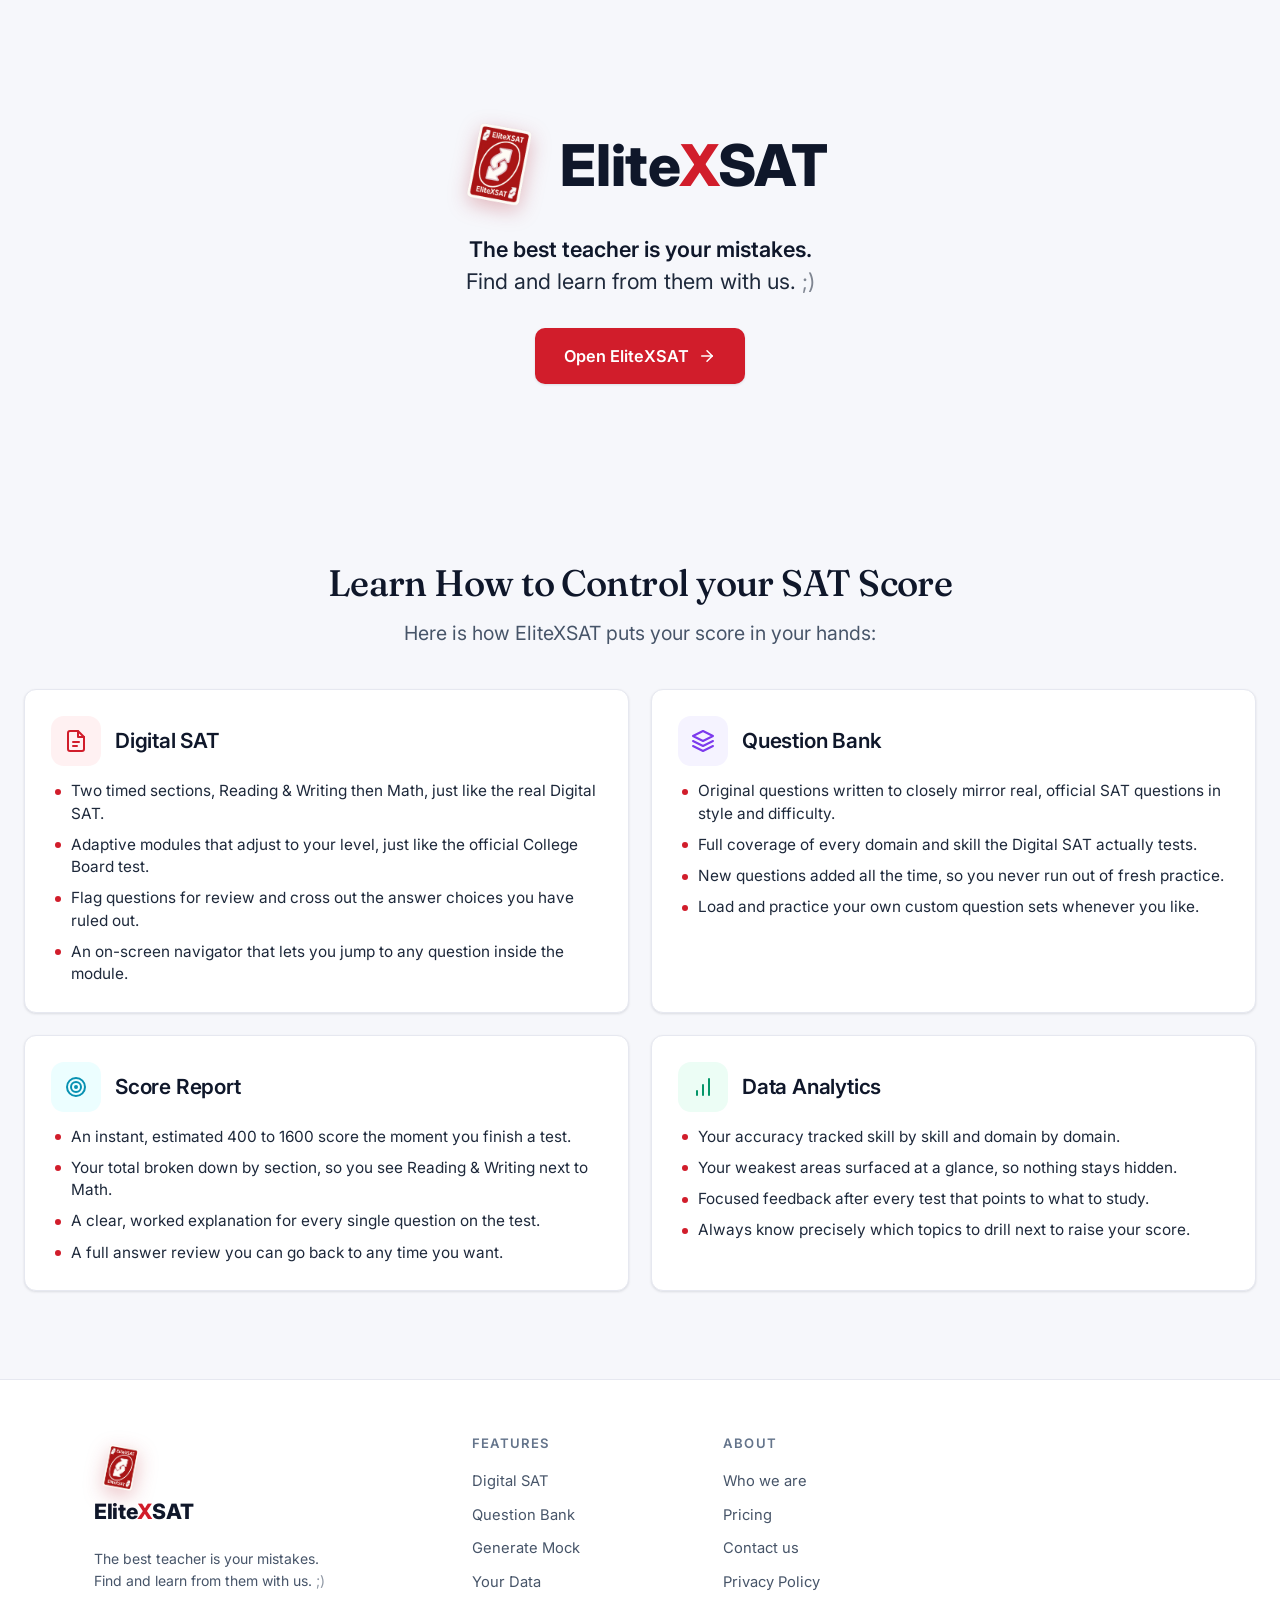
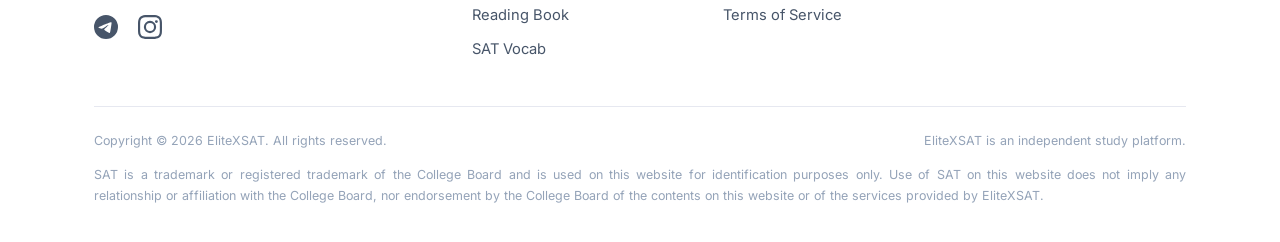
<file: landing.html>
<!DOCTYPE html>
<html lang="en">
<head>
  <meta charset="UTF-8" />
  <meta name="viewport" content="width=device-width, initial-scale=1.0, viewport-fit=cover" />
  <meta name="theme-color" content="#d11d2b" />
  <meta name="description" content="EliteXSAT — practice the Digital SAT with full-length tests, a growing question bank, instant 400–1600 scoring, and skill-by-skill analytics. Works on any device." />
  <title>EliteXSAT — Practice the Digital SAT, reach your peak</title>

  <link rel="icon" href="assets/img/logo.png" />

  <link rel="preconnect" href="https://fonts.googleapis.com" />
  <link rel="preconnect" href="https://fonts.gstatic.com" crossorigin />
  <link href="https://fonts.googleapis.com/css2?family=Inter:wght@400;500;600;700&family=Fraunces:opsz,wght@9..144,400;9..144,500;9..144,600&family=Source+Serif+4:wght@400;600&display=swap" rel="stylesheet" />
  <link rel="stylesheet" href="assets/css/styles.css?v=385" />
</head>
<body>
  <!-- ================= HEADER — centered brand + slogan only (nav bar removed per request) ================= -->
  <header class="brand-header">
    <a class="brand brand-hero" href="index.html">
      <img class="brand-logo" src="assets/img/logo.png" alt="EliteXSAT logo" />
      <span class="brand-name">Elite<b>X</b>SAT</span>
    </a>
    <p class="brand-slogan"><b>The best teacher is your mistakes.</b><br>Find and learn from them with us. <span class="wink">;)</span></p>
    <a class="btn btn-primary btn-lg brand-cta" href="app.html">Open EliteXSAT <span data-icon="arrow-right"></span></a>
  </header>

  <!-- ================= HERO removed — the big centered brand + slogan + "Open EliteXSAT" above is the whole intro ================= -->

  <!-- ================= LOGO / TRUST STRIP removed per request ================= -->

  <!-- ================= FEATURES ================= -->
  <section class="section" id="features">
    <div class="container container-wide" style="max-width:1560px">
      <div class="text-center reveal" style="max-width:760px;margin:0 auto 40px">
        <h2 class="h2" style="margin:0 0 14px">Learn How to Control your SAT Score</h2>
        <p class="lead">Here is how EliteXSAT puts your score in your hands:</p>
      </div>
      <div class="grid grid-2" style="gap:22px">
        <article class="card card-pad reveal">
          <div class="feat-head">
            <div class="feature-icon fi-brand"><span data-icon="file-text"></span></div>
            <h3 class="h3">Digital SAT</h3>
          </div>
          <ul class="feat-list">
            <li>Two timed sections, Reading &amp; Writing then Math, just like the real Digital SAT.</li>
            <li>Adaptive modules that adjust to your level, just like the official College Board test.</li>
            <li>Flag questions for review and cross out the answer choices you have ruled out.</li>
            <li>An on-screen navigator that lets you jump to any question inside the module.</li>
          </ul>
        </article>
        <article class="card card-pad reveal d1">
          <div class="feat-head">
            <div class="feature-icon fi-rw"><span data-icon="layers"></span></div>
            <h3 class="h3">Question Bank</h3>
          </div>
          <ul class="feat-list">
            <li>Original questions written to closely mirror real, official SAT questions in style and difficulty.</li>
            <li>Full coverage of every domain and skill the Digital SAT actually tests.</li>
            <li>New questions added all the time, so you never run out of fresh practice.</li>
            <li>Load and practice your own custom question sets whenever you like.</li>
          </ul>
        </article>
        <article class="card card-pad reveal d2">
          <div class="feat-head">
            <div class="feature-icon fi-math"><span data-icon="target"></span></div>
            <h3 class="h3">Score Report</h3>
          </div>
          <ul class="feat-list">
            <li>An instant, estimated 400 to 1600 score the moment you finish a test.</li>
            <li>Your total broken down by section, so you see Reading &amp; Writing next to Math.</li>
            <li>A clear, worked explanation for every single question on the test.</li>
            <li>A full answer review you can go back to any time you want.</li>
          </ul>
        </article>
        <article class="card card-pad reveal d3">
          <div class="feat-head">
            <div class="feature-icon fi-ok"><span data-icon="bar-chart"></span></div>
            <h3 class="h3">Data Analytics</h3>
          </div>
          <ul class="feat-list">
            <li>Your accuracy tracked skill by skill and domain by domain.</li>
            <li>Your weakest areas surfaced at a glance, so nothing stays hidden.</li>
            <li>Focused feedback after every test that points to what to study.</li>
            <li>Always know precisely which topics to drill next to raise your score.</li>
          </ul>
        </article>
      </div>
    </div>
  </section>

  <!-- ================= HOW IT WORKS section removed per request ================= -->

  <!-- ================= WHAT'S INSIDE section removed per request ================= -->

  <!-- ================= TESTIMONIALS section removed per request ================= -->

  <!-- ================= FAQ section removed per request ================= -->

  <!-- ================= CTA band removed per request ================= -->

  <!-- ================= FOOTER ================= -->
  <footer class="site-footer">
    <div class="container">
      <div class="footer-grid">
        <div>
          <a class="brand" href="index.html" style="margin-bottom:14px"><img class="brand-logo" src="assets/img/logo.png" alt="EliteXSAT logo" style="height:54px" /> <span class="brand-name">Elite<b>X</b>SAT</span></a>
          <p class="muted small" style="max-width:300px">The best teacher is your mistakes.<br>Find and learn from them with us. <span style="opacity:.6">;)</span></p>
          <div class="social-row">
            <a class="social-ico" href="https://t.me/EliteXSAT" target="_blank" rel="noopener" aria-label="Telegram" title="Telegram"><svg viewBox="0 0 24 24" fill="currentColor" aria-hidden="true"><path d="M11.944 0A12 12 0 0 0 0 12a12 12 0 0 0 12 12 12 12 0 0 0 12-12A12 12 0 0 0 12 0a12 12 0 0 0-.056 0zm4.962 7.224c.1-.002.321.023.465.14a.506.506 0 0 1 .171.325c.016.093.036.306.02.472-.18 1.898-.962 6.502-1.36 8.627-.168.9-.499 1.201-.82 1.23-.696.065-1.225-.46-1.9-.902-1.056-.693-1.653-1.124-2.678-1.8-1.185-.78-.417-1.21.258-1.91.177-.184 3.247-2.977 3.307-3.23.007-.032.014-.15-.056-.212s-.174-.041-.249-.024c-.106.024-1.793 1.14-5.061 3.345-.48.33-.913.49-1.302.48-.428-.008-1.252-.241-1.865-.44-.752-.245-1.349-.374-1.297-.789.027-.216.325-.437.893-.663 3.498-1.524 5.83-2.529 6.998-3.014 3.332-1.386 4.025-1.627 4.476-1.635z"/></svg></a>
            <a class="social-ico" href="https://www.instagram.com/elitex_education" target="_blank" rel="noopener" aria-label="Instagram" title="Instagram"><svg viewBox="0 0 24 24" fill="currentColor" aria-hidden="true"><path d="M12 2.16c3.2 0 3.58.01 4.85.07 1.17.05 1.8.25 2.23.41.56.22.96.48 1.38.9.42.42.68.82.9 1.38.16.42.36 1.06.41 2.23.06 1.27.07 1.65.07 4.85s-.01 3.58-.07 4.85c-.05 1.17-.25 1.8-.41 2.23-.22.56-.48.96-.9 1.38-.42.42-.82.68-1.38.9-.42.16-1.06.36-2.23.41-1.27.06-1.65.07-4.85.07s-3.58-.01-4.85-.07c-1.17-.05-1.8-.25-2.23-.41a3.7 3.7 0 0 1-1.38-.9 3.7 3.7 0 0 1-.9-1.38c-.16-.42-.36-1.06-.41-2.23C2.17 15.58 2.16 15.2 2.16 12s.01-3.58.07-4.85c.05-1.17.25-1.8.41-2.23.22-.56.48-.96.9-1.38.42-.42.82-.68 1.38-.9.42-.16 1.06-.36 2.23-.41C8.42 2.17 8.8 2.16 12 2.16M12 0C8.74 0 8.33.01 7.05.07 5.78.13 4.9.33 4.14.63c-.79.3-1.46.72-2.13 1.38C1.35 2.68.93 3.35.63 4.14.33 4.9.13 5.78.07 7.05.01 8.33 0 8.74 0 12s.01 3.67.07 4.95c.06 1.27.26 2.15.56 2.91.3.79.72 1.46 1.38 2.13.67.66 1.34 1.08 2.13 1.38.76.3 1.64.5 2.91.56C8.33 23.99 8.74 24 12 24s3.67-.01 4.95-.07c1.27-.06 2.15-.26 2.91-.56a5.9 5.9 0 0 0 2.13-1.38 5.9 5.9 0 0 0 1.38-2.13c.3-.76.5-1.64.56-2.91.06-1.28.07-1.69.07-4.95s-.01-3.67-.07-4.95c-.06-1.27-.26-2.15-.56-2.91a5.9 5.9 0 0 0-1.38-2.13A5.9 5.9 0 0 0 19.86.63c-.76-.3-1.64-.5-2.91-.56C15.67.01 15.26 0 12 0m0 5.84A6.16 6.16 0 1 0 18.16 12 6.16 6.16 0 0 0 12 5.84M12 16a4 4 0 1 1 4-4 4 4 0 0 1-4 4m6.4-10.85a1.44 1.44 0 1 0 0 2.88 1.44 1.44 0 0 0 0-2.88"/></svg></a>
          </div>
        </div>
        <div><h4>Features</h4><a href="app.html#/tests">Digital SAT</a><a href="app.html#/bank">Question Bank</a><a href="app.html#/shuffle">Generate Mock</a><a href="app.html#/data">Your Data</a><a href="app.html#/reading">Reading Book</a><a href="app.html#/vocab">SAT Vocab</a></div>
        <div><h4>About</h4><a href="about.html">Who we are</a><a href="pricing.html">Pricing</a><a href="contact.html">Contact us</a><a href="privacy.html">Privacy Policy</a><a href="terms.html">Terms of Service</a></div>
      </div>
      <div class="row between wrap gap-2" style="margin-top:40px;padding-top:24px;border-top:1px solid var(--border)">
        <span class="tiny faint">Copyright © <span data-year></span> EliteXSAT. All rights reserved.</span>
        <span class="tiny faint">EliteXSAT is an independent study platform.</span>
      </div>
      <p class="tiny faint" style="margin-top:14px;line-height:1.65;text-align:justify">SAT is a trademark or registered trademark of the College Board and is used on this website for identification purposes only. Use of SAT on this website does not imply any relationship or affiliation with the College Board, nor endorsement by the College Board of the contents on this website or of the services provided by EliteXSAT.</p>
    </div>
  </footer>

  <script src="assets/js/config.js?v=385"></script>
  <script src="assets/js/ui.js?v=385"></script>
  <script>
    // Landing-page interactivity (icons, reveal, FAQ accordion, mobile menu)
    (function () {
      // Randomized hero sample — a fresh original example on each visit.
      var samples = [
        { q: "Far from being ______, the deep sea teems with life: glowing fish and dense communities of tube worms cluster around hydrothermal vents.", o: ["turbulent", "barren", "shallow", "uniform"], a: 1 },
        { q: "The novelist's later books were surprisingly ______: where her early prose sprawled across long, ornate sentences, these were spare and direct.", o: ["elaborate", "economical", "ambiguous", "sentimental"], a: 1 },
        { q: "Critics praised the museum's redesign for its ______ character, noting how it stripped away every nonessential detail until only the purest forms remained.", o: ["minimalist", "chaotic", "ornate", "conventional"], a: 0 },
        { q: "Once dismissed as ______, the hypothesis is now central to the field: nearly every modern textbook opens with it.", o: ["fringe", "flawless", "obvious", "practical"], a: 0 },
        { q: "The manual's instructions were admirably ______: even a first-time user could follow them without a moment's confusion.", o: ["lucid", "tedious", "technical", "lengthy"], a: 0 }
      ];
      var s = samples[Math.floor(Math.random() * samples.length)];
      var lbl = document.querySelector("[data-mock-label]");
      var pr = document.querySelector("[data-mock-prompt]");
      var ch = document.querySelector("[data-mock-choices]");
      if (lbl && pr && ch) {
        lbl.textContent = "Question " + (3 + Math.floor(Math.random() * 22)) + " of 27 · Words in Context";
        pr.textContent = s.q;
        var keys = ["A", "B", "C", "D"];
        ch.innerHTML = s.o.map(function (t, i) {
          return '<div class="mock-choice' + (i === s.a ? " sel" : "") + '"><span class="k">' + keys[i] + "</span> " + t + "</div>";
        }).join("");
      }
      document.querySelectorAll("[data-icon]").forEach(function (el) {
        el.outerHTML = Apex.icons.get(el.getAttribute("data-icon"));
      });
      Apex.util.revealInit(document);
      document.querySelectorAll(".faq-q").forEach(function (q) {
        q.addEventListener("click", function () {
          var item = q.closest(".faq-item");
          var a = item.querySelector(".faq-a");
          var open = item.classList.toggle("open");
          a.style.maxHeight = open ? a.scrollHeight + "px" : "0px";
        });
      });
      var drawer = document.querySelector("[data-drawer]");
      document.querySelectorAll("[data-menu]").forEach(function (b) { b.addEventListener("click", function () { drawer.classList.add("open"); }); });
      document.querySelectorAll("[data-menu-close],[data-menu-link]").forEach(function (b) { b.addEventListener("click", function () { drawer.classList.remove("open"); }); });
      var y = document.querySelector("[data-year]"); if (y) y.textContent = new Date().getFullYear();
    })();
  </script>
</body>
</html>
</file>
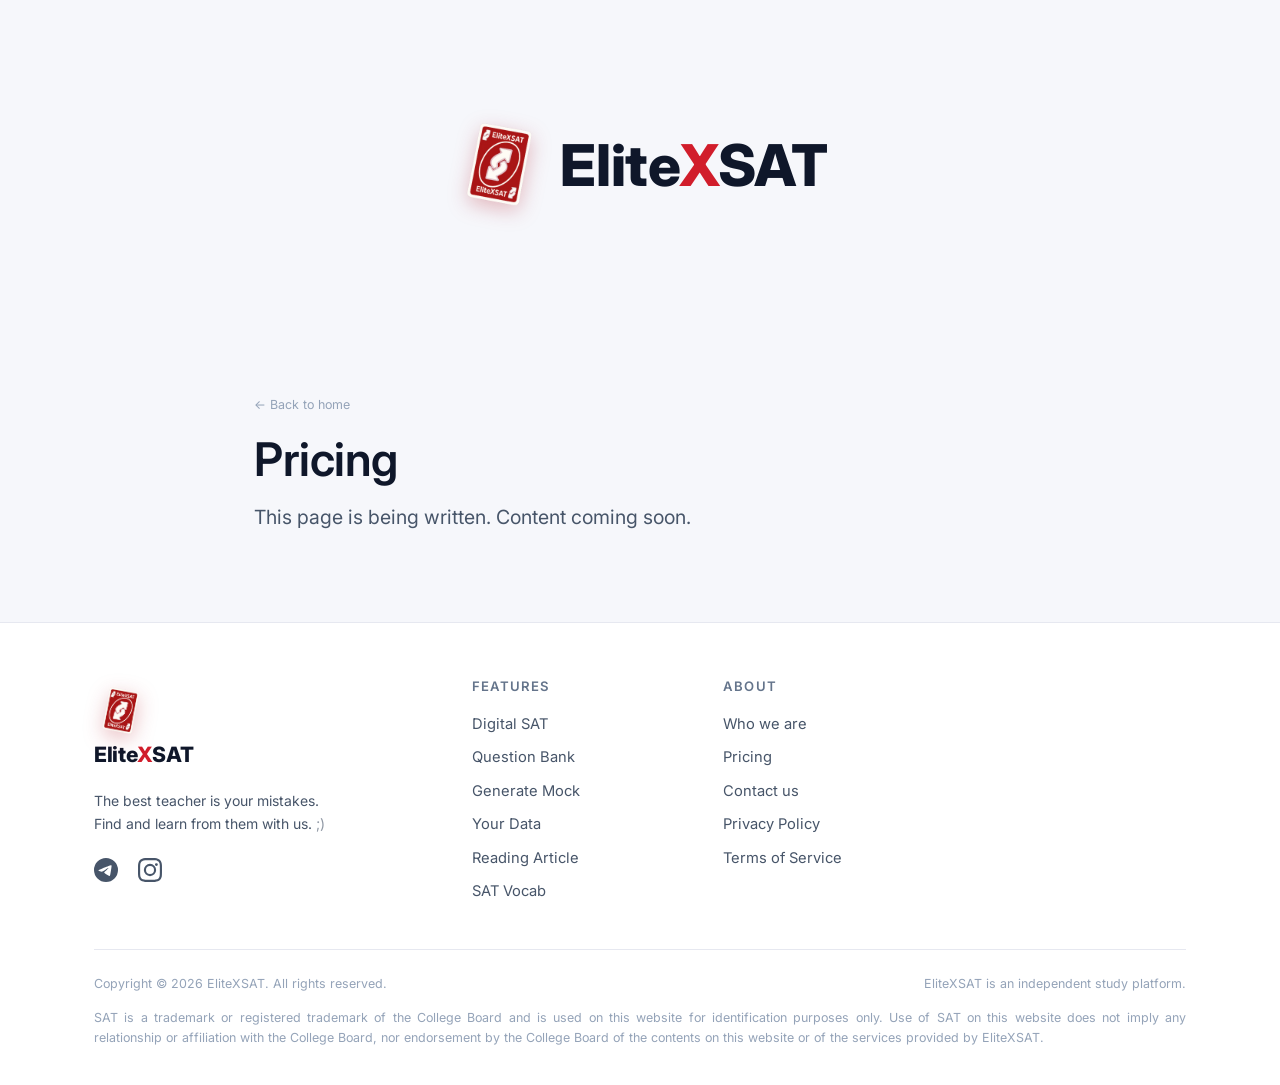
<file: pricing.html>
<!DOCTYPE html>
<html lang="en">
<head>
  <meta charset="UTF-8" />
  <meta name="viewport" content="width=device-width, initial-scale=1.0, viewport-fit=cover" />
  <meta name="theme-color" content="#d11d2b" />
  <meta name="description" content="Pricing — EliteXSAT plans and options." />
  <title>Pricing — EliteXSAT</title>

  <link rel="icon" href="assets/img/logo.png" />

  <link rel="preconnect" href="https://fonts.googleapis.com" />
  <link rel="preconnect" href="https://fonts.gstatic.com" crossorigin />
  <link href="https://fonts.googleapis.com/css2?family=Inter:wght@400;500;600;700&family=Fraunces:opsz,wght@9..144,400;9..144,500;9..144,600&family=Source+Serif+4:wght@400;600&display=swap" rel="stylesheet" />
  <link rel="stylesheet" href="assets/css/styles.css?v=291" />
</head>
<body>
  <!-- ================= HEADER ================= -->
  <header class="brand-header">
    <a class="brand brand-hero" href="index.html">
      <img class="brand-logo" src="assets/img/logo.png" alt="EliteXSAT logo" />
      <span class="brand-name">Elite<b>X</b>SAT</span>
    </a>
  </header>

  <!-- ================= PAGE CONTENT (placeholder — fill in later) ================= -->
  <section class="section">
    <div class="container" style="max-width:820px">
      <a class="tiny faint" href="landing.html" style="display:inline-block;margin-bottom:18px">&larr; Back to home</a>
      <h1 class="h1" style="margin:0 0 16px">Pricing</h1>
      <p class="lead">This page is being written. Content coming soon.</p>
    </div>
  </section>

  <!-- ================= FOOTER ================= -->
  <footer class="site-footer">
    <div class="container">
      <div class="footer-grid">
        <div>
          <a class="brand" href="index.html" style="margin-bottom:14px"><img class="brand-logo" src="assets/img/logo.png" alt="EliteXSAT logo" style="height:54px" /> <span class="brand-name">Elite<b>X</b>SAT</span></a>
          <p class="muted small" style="max-width:300px">The best teacher is your mistakes.<br>Find and learn from them with us. <span style="opacity:.6">;)</span></p>
          <div class="social-row">
            <a class="social-ico" href="https://t.me/EliteXSAT" target="_blank" rel="noopener" aria-label="Telegram" title="Telegram"><svg viewBox="0 0 24 24" fill="currentColor" aria-hidden="true"><path d="M11.944 0A12 12 0 0 0 0 12a12 12 0 0 0 12 12 12 12 0 0 0 12-12A12 12 0 0 0 12 0a12 12 0 0 0-.056 0zm4.962 7.224c.1-.002.321.023.465.14a.506.506 0 0 1 .171.325c.016.093.036.306.02.472-.18 1.898-.962 6.502-1.36 8.627-.168.9-.499 1.201-.82 1.23-.696.065-1.225-.46-1.9-.902-1.056-.693-1.653-1.124-2.678-1.8-1.185-.78-.417-1.21.258-1.91.177-.184 3.247-2.977 3.307-3.23.007-.032.014-.15-.056-.212s-.174-.041-.249-.024c-.106.024-1.793 1.14-5.061 3.345-.48.33-.913.49-1.302.48-.428-.008-1.252-.241-1.865-.44-.752-.245-1.349-.374-1.297-.789.027-.216.325-.437.893-.663 3.498-1.524 5.83-2.529 6.998-3.014 3.332-1.386 4.025-1.627 4.476-1.635z"/></svg></a>
            <a class="social-ico" href="https://www.instagram.com/elitex_education" target="_blank" rel="noopener" aria-label="Instagram" title="Instagram"><svg viewBox="0 0 24 24" fill="currentColor" aria-hidden="true"><path d="M12 2.16c3.2 0 3.58.01 4.85.07 1.17.05 1.8.25 2.23.41.56.22.96.48 1.38.9.42.42.68.82.9 1.38.16.42.36 1.06.41 2.23.06 1.27.07 1.65.07 4.85s-.01 3.58-.07 4.85c-.05 1.17-.25 1.8-.41 2.23-.22.56-.48.96-.9 1.38-.42.42-.82.68-1.38.9-.42.16-1.06.36-2.23.41-1.27.06-1.65.07-4.85.07s-3.58-.01-4.85-.07c-1.17-.05-1.8-.25-2.23-.41a3.7 3.7 0 0 1-1.38-.9 3.7 3.7 0 0 1-.9-1.38c-.16-.42-.36-1.06-.41-2.23C2.17 15.58 2.16 15.2 2.16 12s.01-3.58.07-4.85c.05-1.17.25-1.8.41-2.23.22-.56.48-.96.9-1.38.42-.42.82-.68 1.38-.9.42-.16 1.06-.36 2.23-.41C8.42 2.17 8.8 2.16 12 2.16M12 0C8.74 0 8.33.01 7.05.07 5.78.13 4.9.33 4.14.63c-.79.3-1.46.72-2.13 1.38C1.35 2.68.93 3.35.63 4.14.33 4.9.13 5.78.07 7.05.01 8.33 0 8.74 0 12s.01 3.67.07 4.95c.06 1.27.26 2.15.56 2.91.3.79.72 1.46 1.38 2.13.67.66 1.34 1.08 2.13 1.38.76.3 1.64.5 2.91.56C8.33 23.99 8.74 24 12 24s3.67-.01 4.95-.07c1.27-.06 2.15-.26 2.91-.56a5.9 5.9 0 0 0 2.13-1.38 5.9 5.9 0 0 0 1.38-2.13c.3-.76.5-1.64.56-2.91.06-1.28.07-1.69.07-4.95s-.01-3.67-.07-4.95c-.06-1.27-.26-2.15-.56-2.91a5.9 5.9 0 0 0-1.38-2.13A5.9 5.9 0 0 0 19.86.63c-.76-.3-1.64-.5-2.91-.56C15.67.01 15.26 0 12 0m0 5.84A6.16 6.16 0 1 0 18.16 12 6.16 6.16 0 0 0 12 5.84M12 16a4 4 0 1 1 4-4 4 4 0 0 1-4 4m6.4-10.85a1.44 1.44 0 1 0 0 2.88 1.44 1.44 0 0 0 0-2.88"/></svg></a>
          </div>
        </div>
        <div><h4>Features</h4><a href="app.html#/tests">Digital SAT</a><a href="app.html#/bank">Question Bank</a><a href="app.html#/shuffle">Generate Mock</a><a href="app.html#/data">Your Data</a><a href="app.html#/reading">Reading Article</a><a href="app.html#/vocab">SAT Vocab</a></div>
        <div><h4>About</h4><a href="about.html">Who we are</a><a href="pricing.html">Pricing</a><a href="contact.html">Contact us</a><a href="privacy.html">Privacy Policy</a><a href="terms.html">Terms of Service</a></div>
      </div>
      <div class="row between wrap gap-2" style="margin-top:40px;padding-top:24px;border-top:1px solid var(--border)">
        <span class="tiny faint">Copyright © <span data-year></span> EliteXSAT. All rights reserved.</span>
        <span class="tiny faint">EliteXSAT is an independent study platform.</span>
      </div>
      <p class="tiny faint" style="margin-top:14px;line-height:1.65;text-align:justify">SAT is a trademark or registered trademark of the College Board and is used on this website for identification purposes only. Use of SAT on this website does not imply any relationship or affiliation with the College Board, nor endorsement by the College Board of the contents on this website or of the services provided by EliteXSAT.</p>
    </div>
  </footer>

  <script src="assets/js/config.js?v=291"></script>
  <script src="assets/js/ui.js?v=291"></script>
  <script>
    (function () {
      document.querySelectorAll("[data-icon]").forEach(function (el) {
        el.outerHTML = Apex.icons.get(el.getAttribute("data-icon"));
      });
      var y = document.querySelector("[data-year]"); if (y) y.textContent = new Date().getFullYear();
    })();
  </script>
</body>
</html>
</file>
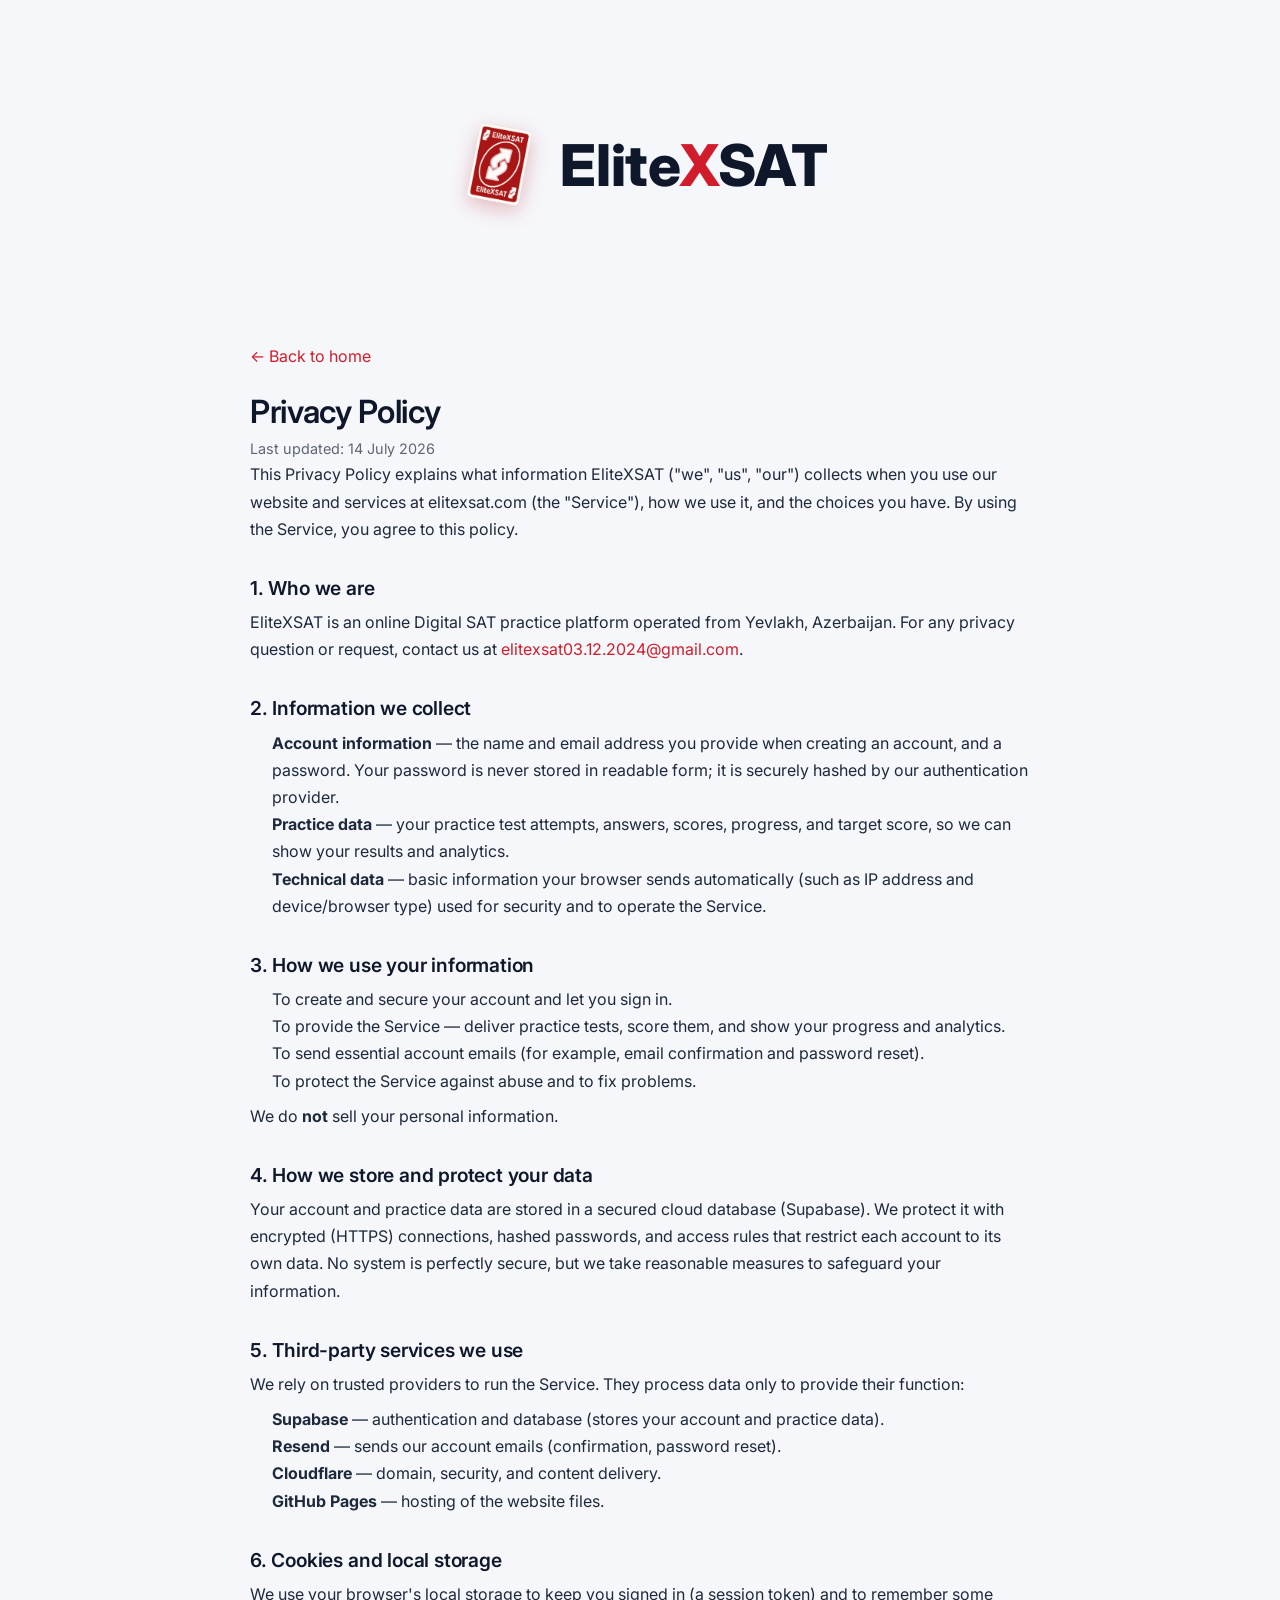
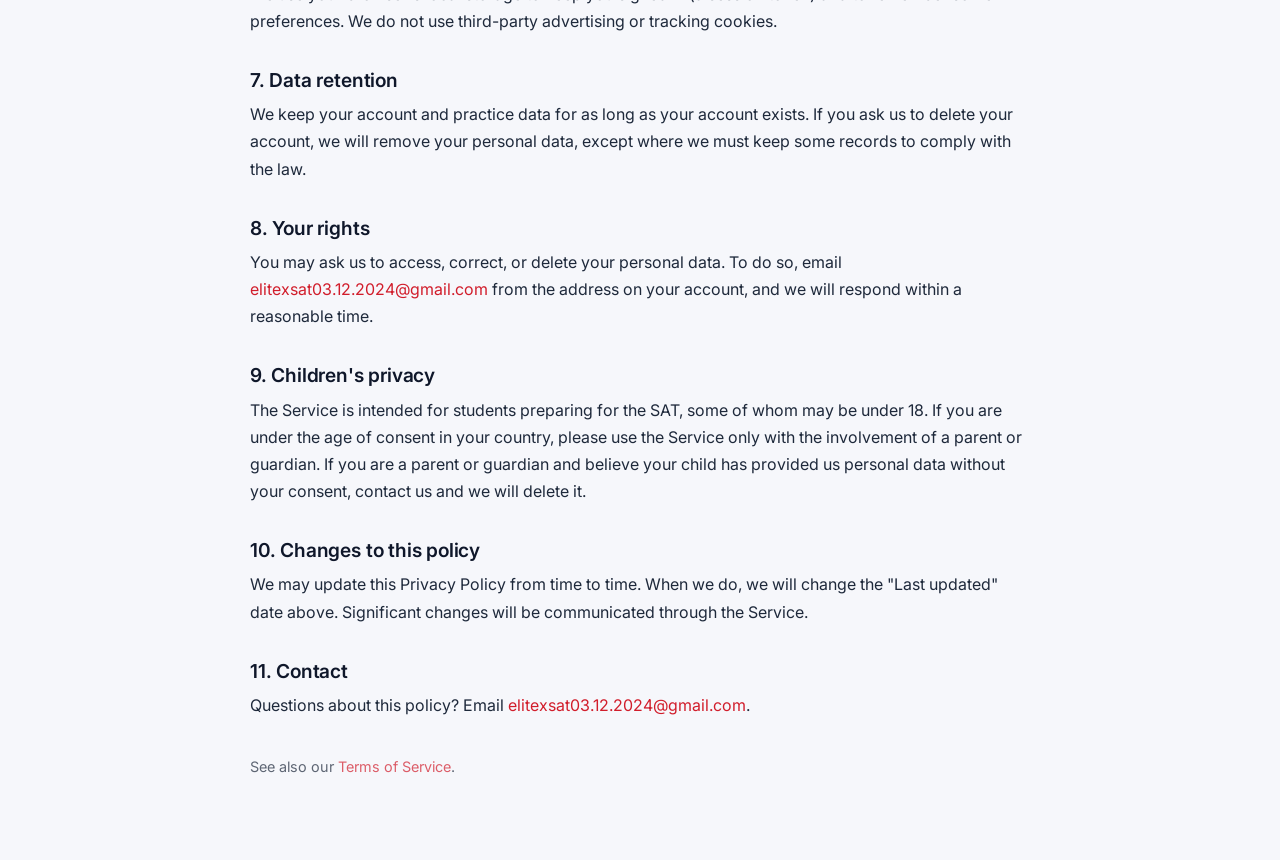
<file: privacy.html>
<!DOCTYPE html>
<html lang="en">
<head>
  <meta charset="UTF-8" />
  <meta name="viewport" content="width=device-width, initial-scale=1.0" />
  <meta name="theme-color" content="#d11d2b" />
  <title>Privacy Policy — EliteXSAT</title>
  <link rel="icon" href="assets/img/logo.png" />
  <link rel="preconnect" href="https://fonts.googleapis.com" />
  <link rel="preconnect" href="https://fonts.gstatic.com" crossorigin />
  <link href="https://fonts.googleapis.com/css2?family=Inter:wght@400;500;600;700&family=Fraunces:opsz,wght@9..144,400;9..144,500;9..144,600&family=Source+Serif+4:wght@400;600&display=swap" rel="stylesheet" />
  <link rel="stylesheet" href="assets/css/styles.css?v=291" />
  <style>
    .legal{max-width:820px;margin:0 auto;padding:40px 20px 80px;line-height:1.7}
    .legal h1{font-size:2rem;margin-bottom:6px}
    .legal h2{font-size:1.2rem;margin:34px 0 10px}
    .legal p,.legal li{color:var(--ink-2,#444)}
    .legal a{color:#d11d2b}
    .legal .muted{opacity:.7;font-size:.9rem}
    .legal ul{padding-left:22px;margin:8px 0}
    .legal .backlink{display:inline-block;margin-bottom:24px;color:#d11d2b;text-decoration:none}
    .legal .brand-row{display:flex;align-items:center;gap:10px;margin-bottom:20px}
    .legal .brand-row img{height:34px}
    .legal .brand-row b{font-size:1.15rem}
  </style>
</head>
<body>
  <header class="brand-header">
    <a class="brand brand-hero" href="index.html">
      <img class="brand-logo" src="assets/img/logo.png" alt="EliteXSAT logo" />
      <span class="brand-name">Elite<b>X</b>SAT</span>
    </a>
  </header>

  <div class="legal">
    <a class="backlink" href="landing.html">← Back to home</a>

    <h1>Privacy Policy</h1>
    <p class="muted">Last updated: 14 July 2026</p>

    <p>This Privacy Policy explains what information EliteXSAT ("we", "us", "our") collects when you use our website and services at elitexsat.com (the "Service"), how we use it, and the choices you have. By using the Service, you agree to this policy.</p>

    <h2>1. Who we are</h2>
    <p>EliteXSAT is an online Digital SAT practice platform operated from Yevlakh, Azerbaijan. For any privacy question or request, contact us at <a href="mailto:elitexsat03.12.2024@gmail.com">elitexsat03.12.2024@gmail.com</a>.</p>

    <h2>2. Information we collect</h2>
    <ul>
      <li><b>Account information</b> — the name and email address you provide when creating an account, and a password. Your password is never stored in readable form; it is securely hashed by our authentication provider.</li>
      <li><b>Practice data</b> — your practice test attempts, answers, scores, progress, and target score, so we can show your results and analytics.</li>
      <li><b>Technical data</b> — basic information your browser sends automatically (such as IP address and device/browser type) used for security and to operate the Service.</li>
    </ul>

    <h2>3. How we use your information</h2>
    <ul>
      <li>To create and secure your account and let you sign in.</li>
      <li>To provide the Service — deliver practice tests, score them, and show your progress and analytics.</li>
      <li>To send essential account emails (for example, email confirmation and password reset).</li>
      <li>To protect the Service against abuse and to fix problems.</li>
    </ul>
    <p>We do <b>not</b> sell your personal information.</p>

    <h2>4. How we store and protect your data</h2>
    <p>Your account and practice data are stored in a secured cloud database (Supabase). We protect it with encrypted (HTTPS) connections, hashed passwords, and access rules that restrict each account to its own data. No system is perfectly secure, but we take reasonable measures to safeguard your information.</p>

    <h2>5. Third-party services we use</h2>
    <p>We rely on trusted providers to run the Service. They process data only to provide their function:</p>
    <ul>
      <li><b>Supabase</b> — authentication and database (stores your account and practice data).</li>
      <li><b>Resend</b> — sends our account emails (confirmation, password reset).</li>
      <li><b>Cloudflare</b> — domain, security, and content delivery.</li>
      <li><b>GitHub Pages</b> — hosting of the website files.</li>
    </ul>

    <h2>6. Cookies and local storage</h2>
    <p>We use your browser's local storage to keep you signed in (a session token) and to remember some preferences. We do not use third-party advertising or tracking cookies.</p>

    <h2>7. Data retention</h2>
    <p>We keep your account and practice data for as long as your account exists. If you ask us to delete your account, we will remove your personal data, except where we must keep some records to comply with the law.</p>

    <h2>8. Your rights</h2>
    <p>You may ask us to access, correct, or delete your personal data. To do so, email <a href="mailto:elitexsat03.12.2024@gmail.com">elitexsat03.12.2024@gmail.com</a> from the address on your account, and we will respond within a reasonable time.</p>

    <h2>9. Children's privacy</h2>
    <p>The Service is intended for students preparing for the SAT, some of whom may be under 18. If you are under the age of consent in your country, please use the Service only with the involvement of a parent or guardian. If you are a parent or guardian and believe your child has provided us personal data without your consent, contact us and we will delete it.</p>

    <h2>10. Changes to this policy</h2>
    <p>We may update this Privacy Policy from time to time. When we do, we will change the "Last updated" date above. Significant changes will be communicated through the Service.</p>

    <h2>11. Contact</h2>
    <p>Questions about this policy? Email <a href="mailto:elitexsat03.12.2024@gmail.com">elitexsat03.12.2024@gmail.com</a>.</p>

    <p class="muted" style="margin-top:36px">See also our <a href="terms.html">Terms of Service</a>.</p>
  </div>
</body>
</html>
</file>
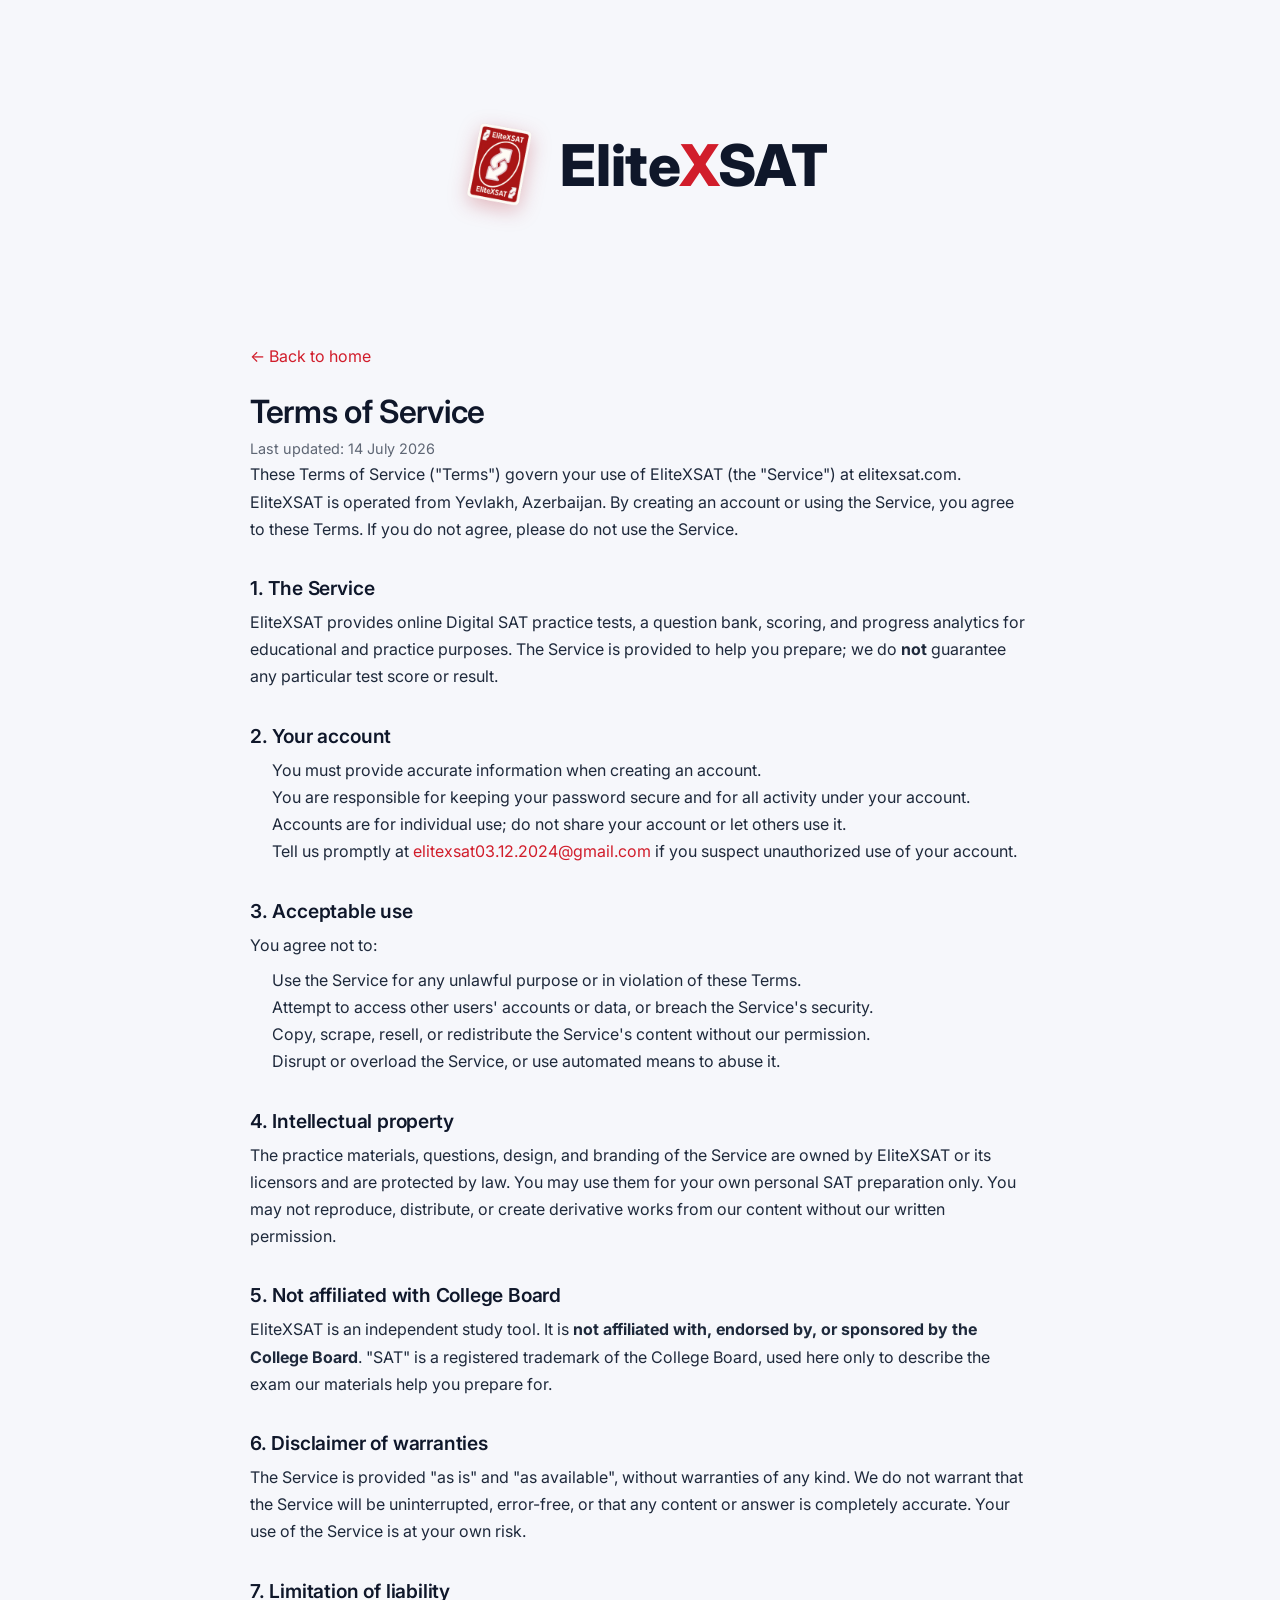
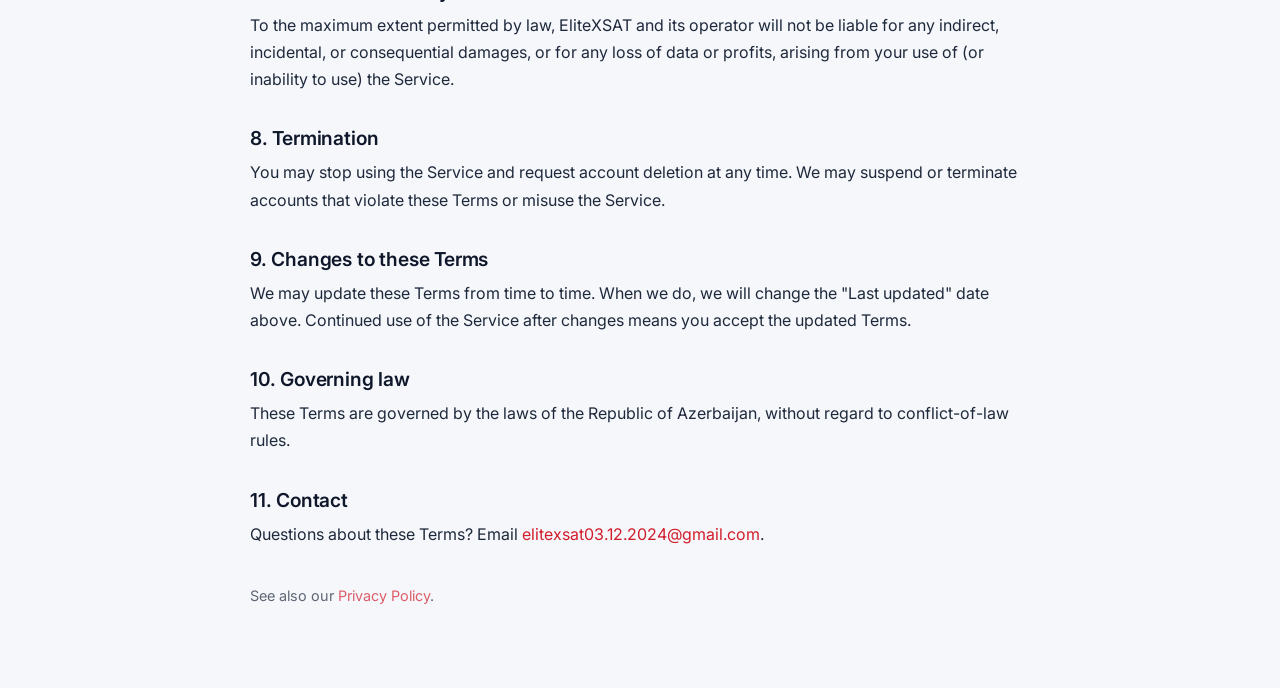
<file: terms.html>
<!DOCTYPE html>
<html lang="en">
<head>
  <meta charset="UTF-8" />
  <meta name="viewport" content="width=device-width, initial-scale=1.0" />
  <meta name="theme-color" content="#d11d2b" />
  <title>Terms of Service — EliteXSAT</title>
  <link rel="icon" href="assets/img/logo.png" />
  <link rel="preconnect" href="https://fonts.googleapis.com" />
  <link rel="preconnect" href="https://fonts.gstatic.com" crossorigin />
  <link href="https://fonts.googleapis.com/css2?family=Inter:wght@400;500;600;700&family=Fraunces:opsz,wght@9..144,400;9..144,500;9..144,600&family=Source+Serif+4:wght@400;600&display=swap" rel="stylesheet" />
  <link rel="stylesheet" href="assets/css/styles.css?v=291" />
  <style>
    .legal{max-width:820px;margin:0 auto;padding:40px 20px 80px;line-height:1.7}
    .legal h1{font-size:2rem;margin-bottom:6px}
    .legal h2{font-size:1.2rem;margin:34px 0 10px}
    .legal p,.legal li{color:var(--ink-2,#444)}
    .legal a{color:#d11d2b}
    .legal .muted{opacity:.7;font-size:.9rem}
    .legal ul{padding-left:22px;margin:8px 0}
    .legal .backlink{display:inline-block;margin-bottom:24px;color:#d11d2b;text-decoration:none}
    .legal .brand-row{display:flex;align-items:center;gap:10px;margin-bottom:20px}
    .legal .brand-row img{height:34px}
    .legal .brand-row b{font-size:1.15rem}
  </style>
</head>
<body>
  <header class="brand-header">
    <a class="brand brand-hero" href="index.html">
      <img class="brand-logo" src="assets/img/logo.png" alt="EliteXSAT logo" />
      <span class="brand-name">Elite<b>X</b>SAT</span>
    </a>
  </header>

  <div class="legal">
    <a class="backlink" href="landing.html">← Back to home</a>

    <h1>Terms of Service</h1>
    <p class="muted">Last updated: 14 July 2026</p>

    <p>These Terms of Service ("Terms") govern your use of EliteXSAT (the "Service") at elitexsat.com. EliteXSAT is operated from Yevlakh, Azerbaijan. By creating an account or using the Service, you agree to these Terms. If you do not agree, please do not use the Service.</p>

    <h2>1. The Service</h2>
    <p>EliteXSAT provides online Digital SAT practice tests, a question bank, scoring, and progress analytics for educational and practice purposes. The Service is provided to help you prepare; we do <b>not</b> guarantee any particular test score or result.</p>

    <h2>2. Your account</h2>
    <ul>
      <li>You must provide accurate information when creating an account.</li>
      <li>You are responsible for keeping your password secure and for all activity under your account.</li>
      <li>Accounts are for individual use; do not share your account or let others use it.</li>
      <li>Tell us promptly at <a href="mailto:elitexsat03.12.2024@gmail.com">elitexsat03.12.2024@gmail.com</a> if you suspect unauthorized use of your account.</li>
    </ul>

    <h2>3. Acceptable use</h2>
    <p>You agree not to:</p>
    <ul>
      <li>Use the Service for any unlawful purpose or in violation of these Terms.</li>
      <li>Attempt to access other users' accounts or data, or breach the Service's security.</li>
      <li>Copy, scrape, resell, or redistribute the Service's content without our permission.</li>
      <li>Disrupt or overload the Service, or use automated means to abuse it.</li>
    </ul>

    <h2>4. Intellectual property</h2>
    <p>The practice materials, questions, design, and branding of the Service are owned by EliteXSAT or its licensors and are protected by law. You may use them for your own personal SAT preparation only. You may not reproduce, distribute, or create derivative works from our content without our written permission.</p>

    <h2>5. Not affiliated with College Board</h2>
    <p>EliteXSAT is an independent study tool. It is <b>not affiliated with, endorsed by, or sponsored by the College Board</b>. "SAT" is a registered trademark of the College Board, used here only to describe the exam our materials help you prepare for.</p>

    <h2>6. Disclaimer of warranties</h2>
    <p>The Service is provided "as is" and "as available", without warranties of any kind. We do not warrant that the Service will be uninterrupted, error-free, or that any content or answer is completely accurate. Your use of the Service is at your own risk.</p>

    <h2>7. Limitation of liability</h2>
    <p>To the maximum extent permitted by law, EliteXSAT and its operator will not be liable for any indirect, incidental, or consequential damages, or for any loss of data or profits, arising from your use of (or inability to use) the Service.</p>

    <h2>8. Termination</h2>
    <p>You may stop using the Service and request account deletion at any time. We may suspend or terminate accounts that violate these Terms or misuse the Service.</p>

    <h2>9. Changes to these Terms</h2>
    <p>We may update these Terms from time to time. When we do, we will change the "Last updated" date above. Continued use of the Service after changes means you accept the updated Terms.</p>

    <h2>10. Governing law</h2>
    <p>These Terms are governed by the laws of the Republic of Azerbaijan, without regard to conflict-of-law rules.</p>

    <h2>11. Contact</h2>
    <p>Questions about these Terms? Email <a href="mailto:elitexsat03.12.2024@gmail.com">elitexsat03.12.2024@gmail.com</a>.</p>

    <p class="muted" style="margin-top:36px">See also our <a href="privacy.html">Privacy Policy</a>.</p>
  </div>
</body>
</html>
</file>
<file: assets/css/styles.css>
/* ==========================================================================
   Apex SAT Prep — Design System
   Clean, academic, trustworthy. Indigo primary + color-coded sections.
   Custom CSS (no build step). Tokens → Base → Layout → Components →
   App shell → Test engine → Animations → Responsive → Reduced motion.
   ========================================================================== */

/* ---------- Design Tokens ---------- */
:root {
  /* Brand (EliteXSAT crimson — matched to the logo) */
  --brand-50:  #fff1f2;
  --brand-100: #ffe1e3;
  --brand-200: #fec7cb;
  --brand-300: #fb9aa2;
  --brand-400: #f56673;
  --brand-500: #e83d4b;
  --brand-600: #d11d2b;
  --brand-700: #b0121f;
  --brand-800: #8f131d;
  --brand-900: #76151c;

  /* Neutrals (slate) */
  --ink:        #0f172a;
  --ink-2:      #1e293b;
  --muted:      #475569;
  --muted-2:    #64748b;
  --faint:      #94a3b8;
  --bg:         #f6f7fb;
  --surface:    #ffffff;
  --surface-2:  #f1f5f9;
  --surface-3:  #e9edf5;
  --border:     #e6e8f0;
  --border-2:   #d4d9e6;

  /* Section colors */
  --rw:     #7c3aed;   /* Reading & Writing — violet */
  --rw-bg:  #f5f3ff;
  --math:   #0891b2;   /* Math — cyan */
  --math-bg:#ecfeff;

  /* Semantic */
  --ok:     #059669;
  --ok-bg:  #ecfdf5;
  --ok-bd:  #a7f3d0;
  --bad:    #e11d48;
  --bad-bg: #fff1f2;
  --bad-bd: #fecdd3;
  --warn:   #d97706;
  --warn-bg:#fffbeb;
  --pick:   #3b5bdb;   /* answer-choice "selected" blue (replaces the red) */
  --pick-bg:#eef2ff;

  /* Effects */
  --ring: 0 0 0 4px rgba(209, 29, 43, .26);
  --shadow-xs: 0 1px 2px rgba(15, 23, 42, .06);
  --shadow-sm: 0 1px 3px rgba(15, 23, 42, .08), 0 1px 2px rgba(15, 23, 42, .04);
  --shadow-md: 0 6px 16px -4px rgba(15, 23, 42, .12), 0 2px 6px -2px rgba(15, 23, 42, .07);
  --shadow-lg: 0 18px 40px -12px rgba(15, 23, 42, .18), 0 6px 14px -8px rgba(15, 23, 42, .10);
  --shadow-brand: 0 12px 28px -8px rgba(209, 29, 43, .42);

  /* Radii */
  --r-xs: 7px;
  --r-sm: 7px;
  --r:    10px;
  --r-lg: 12px;
  --r-xl: 16px;
  --pill: 10px;
  --circle: 999px;   /* truly circular elements (spinner, dots) opt into this */

  /* Layout */
  --container: 1140px;
  --header-h: 102px;

  /* Type */
  --font-display: "Fraunces", Georgia, "Times New Roman", serif;
  --font-ui: "Inter", system-ui, -apple-system, Segoe UI, Roboto, sans-serif;
  --font-read: "Source Serif 4", Georgia, "Times New Roman", serif;

  /* Motion — One UI-inspired: fluid, soft landing, gentle overshoot */
  --ease: cubic-bezier(.4, .8, .2, 1);
  --ease-out: cubic-bezier(.16, 1, .3, 1);
  --ease-spring: cubic-bezier(.34, 1.46, .5, 1);   /* soft overshoot for entrances */
  --ease-smooth: cubic-bezier(.33, 1, .68, 1);
  --t-fast: 170ms;
  --t: 280ms;
  --t-slow: 480ms;
}

/* ---------- Reset / Base ---------- */
*, *::before, *::after { box-sizing: border-box; }
* { margin: 0; }
html { -webkit-text-size-adjust: 100%; scroll-behavior: smooth; }

body {
  font-family: var(--font-ui);
  font-size: 16px;
  line-height: 1.6;
  color: var(--ink);
  background: var(--bg);
  -webkit-font-smoothing: antialiased;
  text-rendering: optimizeLegibility;
  min-height: 100vh;
  overflow-x: hidden;
}

h1, h2, h3, h4 { line-height: 1.15; font-weight: 600; color: var(--ink); letter-spacing: -.01em; }
a { color: inherit; text-decoration: none; }
img, svg { display: block; max-width: 100%; }
button, input, select, textarea { font: inherit; color: inherit; }
button { cursor: pointer; background: none; border: none; }
ul { list-style: none; padding: 0; }
:focus-visible { outline: none; box-shadow: var(--ring); border-radius: var(--r-xs); }

/* ---------- Layout helpers ---------- */
.container { width: 100%; max-width: var(--container); margin-inline: auto; padding-inline: 24px; }
.container-wide { max-width: 1320px; }
.section { padding-block: 88px; }
.stack { display: flex; flex-direction: column; }
.row { display: flex; align-items: center; }
.between { justify-content: space-between; }
.center { justify-content: center; align-items: center; }
.wrap { flex-wrap: wrap; }
.gap-1 { gap: 6px; } .gap-2 { gap: 10px; } .gap-3 { gap: 16px; }
.gap-4 { gap: 24px; } .gap-5 { gap: 36px; } .gap-6 { gap: 52px; }
.grow { flex: 1; } .shrink-0 { flex-shrink: 0; }
.hidden { display: none !important; }
.text-center { text-align: center; }
.muted { color: var(--muted); }
.faint { color: var(--faint); }
.mono { font-variant-numeric: tabular-nums; font-feature-settings: "tnum"; }

/* ---------- Typography scale ---------- */
.display {
  font-family: var(--font-display);
  font-weight: 500;
  font-optical-sizing: auto;
  letter-spacing: -.02em;
  line-height: 1.05;
  font-size: clamp(2.5rem, 1.6rem + 4.2vw, 4.4rem);
}
.h1 { font-size: clamp(1.9rem, 1.4rem + 2.2vw, 2.9rem); }
.h2 { font-family: var(--font-display); font-weight: 500; font-size: clamp(1.6rem, 1.2rem + 1.6vw, 2.3rem); letter-spacing: -.015em; }
.h3 { font-size: 1.3rem; }
.lead { font-size: clamp(1.05rem, 1rem + .4vw, 1.22rem); color: var(--muted); line-height: 1.6; }
.eyebrow {
  font-size: .8rem; font-weight: 600; letter-spacing: .12em; text-transform: uppercase;
  color: var(--brand-600);
}
.small { font-size: .875rem; }
.tiny { font-size: .78rem; }

/* ---------- Buttons ---------- */
.btn {
  --btn-bg: var(--surface);
  --btn-fg: var(--ink);
  display: inline-flex; align-items: center; justify-content: center; gap: 9px;
  padding: 11px 20px; border-radius: var(--pill);
  font-weight: 600; font-size: .95rem; white-space: nowrap;
  background: var(--btn-bg); color: var(--btn-fg);
  border: 1px solid var(--border);
  transition: background var(--t-fast) var(--ease), color var(--t-fast),
              border-color var(--t-fast), box-shadow var(--t) var(--ease),
              transform var(--t-fast) var(--ease);
  user-select: none;
}
.btn:hover { box-shadow: var(--shadow-md); }
.btn:active { transform: translateY(1px); }
.btn svg { width: 18px; height: 18px; }
.btn-lg { padding: 14px 28px; font-size: 1.02rem; }
.btn-sm { padding: 8px 14px; font-size: .85rem; }
.btn-block { display: flex; width: 100%; }

.btn-primary {
  --btn-bg: var(--brand-600); --btn-fg: #fff; border-color: transparent;
  box-shadow: var(--shadow-sm);
}
.btn-primary:hover { --btn-bg: var(--brand-700); box-shadow: var(--shadow-brand); }
.btn-dark { --btn-bg: var(--ink); --btn-fg: #fff; border-color: transparent; }
.btn-dark:hover { --btn-bg: #000; }
.btn-ghost { --btn-bg: transparent; border-color: transparent; }
.btn-ghost:hover { --btn-bg: var(--surface-2); box-shadow: none; }
.btn-outline { --btn-bg: transparent; border-color: var(--border-2); }
.btn-outline:hover { --btn-bg: var(--surface); border-color: var(--brand-300); }
.btn-success { --btn-bg: var(--ok); --btn-fg: #fff; border-color: transparent; box-shadow: var(--shadow-sm); }
.btn-success:hover { --btn-bg: #047857; box-shadow: var(--shadow-md); }
.btn-danger { --btn-bg: var(--bad); --btn-fg: #fff; border-color: transparent; }
.btn[disabled] { opacity: .55; pointer-events: none; }

/* Footer social icons (landing page) — plain logos, NO box/bubble; colour-only hover, no movement */
.social-row { display: flex; align-items: center; gap: 20px; margin-top: 18px; }
.social-ico { display: inline-flex; color: var(--ink-2); transition: color var(--t-fast); }
.social-ico:hover, .social-ico:active { color: var(--brand-600); }
.social-ico svg { width: 24px; height: 24px; }

/* Landing header — just the centered brand + slogan (top nav bar removed) */
.brand-header { display: flex; flex-direction: column; align-items: center; text-align: center; gap: 20px; padding: clamp(64px, 13vh, 130px) 20px clamp(56px, 10vh, 96px); }
.brand-hero .brand-logo { height: clamp(74px, 11vw, 96px); }
.brand-hero .brand-name { font-size: clamp(2.6rem, 6.2vw, 3.6rem); }
.brand-slogan { max-width: 620px; margin: 0; color: var(--ink-2); font-size: clamp(1.1rem, 2.4vw, 1.35rem); line-height: 1.5; }
.brand-slogan b { color: var(--ink); font-weight: 600; }
.brand-slogan .wink { opacity: .55; }
.brand-cta { margin-top: 10px; }

/* Feature card bullet list — 4 points per card */
.feat-list { list-style: none; margin: 14px 0 0; padding: 0; display: grid; gap: 9px; }
.feat-list li { position: relative; padding-left: 20px; color: var(--ink-2); font-size: .96rem; line-height: 1.45; }
.feat-list li::before { content: ""; position: absolute; left: 4px; top: .55em; width: 6px; height: 6px; border-radius: 50%; background: var(--brand-600); }
/* icon + title side by side (title beside the logo) */
.feat-head { display: flex; align-items: center; gap: 14px; margin-bottom: 4px; }
.feat-head .feature-icon { margin: 0; flex: 0 0 auto; }
.feat-head .h3 { margin: 0; }

/* ---------- Cards & surfaces ---------- */
.card {
  background: var(--surface); border: 1px solid var(--border);
  border-radius: var(--r-lg); box-shadow: var(--shadow-sm);
}
.card-pad { padding: 26px; }
.card-hover {
  transition: transform var(--t) var(--ease), box-shadow var(--t) var(--ease),
              border-color var(--t);
  cursor: pointer;
}
.card-hover:hover { transform: translateY(-4px); box-shadow: var(--shadow-lg); border-color: var(--brand-200); }

.panel { background: var(--surface); border: 1px solid var(--border); border-radius: var(--r-lg); }

/* ---------- Badges / chips ---------- */
.badge {
  display: inline-flex; align-items: center; gap: 6px;
  padding: 4px 11px; border-radius: var(--pill);
  font-size: .76rem; font-weight: 600; letter-spacing: .01em;
  background: var(--surface-2); color: var(--muted); border: 1px solid var(--border);
}
.badge svg { width: 13px; height: 13px; }
/* Digital exams catalog cards: no icon, larger Version / region badges */
.dex-badges .badge { font-size: .9rem; padding: 6px 14px; }
.dex-badges .badge svg { width: 15px; height: 15px; }
.badge-rw   { background: var(--rw-bg); color: var(--rw); border-color: #e2d8fb; }
.badge-math { background: var(--math-bg); color: var(--math); border-color: #c4ecf3; }
.badge-ok   { background: var(--ok-bg); color: var(--ok); border-color: var(--ok-bd); }
.badge-bad  { background: var(--bad-bg); color: var(--bad); border-color: var(--bad-bd); }
.badge-brand{ background: var(--brand-50); color: var(--brand-700); border-color: var(--brand-200); }
.badge-warn { background: var(--warn-bg); color: var(--warn); border-color: #fde68a; }
.dot { width: 8px; height: 8px; border-radius: 50%; flex-shrink: 0; }

/* ---------- Forms ---------- */
.field { display: flex; flex-direction: column; gap: 7px; }
.label { font-size: .85rem; font-weight: 600; color: var(--ink-2); }
.input {
  width: 100%; padding: 12px 14px; border-radius: var(--r-sm);
  border: 1px solid var(--border-2); background: var(--surface);
  transition: border-color var(--t-fast), box-shadow var(--t-fast);
  font-size: .98rem;
}
.input::placeholder { color: var(--faint); }
.input:focus { outline: none; border-color: var(--brand-400); box-shadow: var(--ring); }
.input[aria-invalid="true"] { border-color: var(--bad); }
.hint { font-size: .8rem; color: var(--muted-2); }
.field-error { font-size: .8rem; color: var(--bad); font-weight: 500; }

/* ---------- Header / floating nav (≈80% width, rounded glass) ---------- */
.site-header {
  position: sticky; top: 14px; z-index: 50;
  margin-top: 14px; padding-inline: 16px;
  animation: navDrop .8s var(--ease-spring) both;
}
.nav-shell {
  width: min(80%, 1340px); margin-inline: auto;
  min-height: 74px; display: flex; align-items: center; gap: 18px;
  padding: 10px 14px 10px 22px; border-radius: 18px;
  background: rgba(255, 255, 255, .72);
  backdrop-filter: blur(20px) saturate(180%);
  -webkit-backdrop-filter: blur(20px) saturate(180%);
  border: 1px solid rgba(255, 255, 255, .85);
  box-shadow: 0 16px 48px -18px rgba(15, 23, 42, .30), 0 4px 14px -8px rgba(15, 23, 42, .12);
}
.brand { display: inline-flex; align-items: center; gap: 12px; font-weight: 800; letter-spacing: -.02em; flex-shrink: 0; }
.brand-logo {
  height: 48px; width: auto; display: block;
  filter: drop-shadow(0 6px 10px rgba(176, 18, 31, .28));
  transition: transform var(--t) var(--ease-spring);
}
.brand:hover .brand-logo { transform: rotate(-5deg) scale(1.07); }
.brand-name { font-size: 1.32rem; color: var(--ink); }
.brand-name b { color: var(--brand-600); font-weight: 800; }
.nav-links { display: flex; align-items: center; gap: 4px; margin-inline: auto; }
.nav-link {
  padding: 9px 16px; border-radius: var(--pill); font-weight: 500; font-size: .96rem; color: var(--muted);
  transition: color var(--t-fast), background var(--t) var(--ease);
}
.nav-link:hover { color: var(--ink); background: var(--surface-2); }
.nav-link.active { color: var(--brand-700); background: var(--brand-50); }
.nav-actions { display: flex; align-items: center; gap: 10px; flex-shrink: 0; }
.icon-btn {
  width: 46px; height: 46px; border-radius: 50%; display: grid; place-items: center; flex-shrink: 0;
  border: 1px solid var(--border-2); color: var(--ink-2); background: var(--surface);
  transition: transform var(--t) var(--ease-spring), border-color var(--t-fast), color var(--t-fast), box-shadow var(--t);
}
.icon-btn:hover { border-color: var(--brand-300); color: var(--brand-600); transform: translateY(-2px); box-shadow: var(--shadow-md); }
.icon-btn svg { width: 21px; height: 21px; }
.menu-btn { margin-left: auto; }

/* ---------- Footer ---------- */
.site-footer { border-top: 1px solid var(--border); background: var(--surface); padding-block: 56px 36px; }
.footer-grid { display: grid; grid-template-columns: 1.6fr repeat(3, 1fr); gap: 40px; }
.footer-grid h4 { font-size: .82rem; text-transform: uppercase; letter-spacing: .08em; color: var(--muted-2); margin-bottom: 14px; }
.footer-grid a { display: block; padding: 5px 0; color: var(--muted); font-size: .92rem; transition: color var(--t-fast); }
.footer-grid a:hover { color: var(--brand-600); }

/* ---------- Avatar ---------- */
.avatar {
  width: 38px; height: 38px; border-radius: 11px; flex-shrink: 0;
  background: linear-gradient(135deg, var(--brand-400), var(--brand-700));
  color: #fff; display: grid; place-items: center; font-weight: 600; font-size: .9rem;
}
.avatar-lg { width: 64px; height: 64px; font-size: 1.4rem; }

/* ---------- Progress ---------- */
.bar { height: 8px; border-radius: var(--pill); background: var(--surface-3); overflow: hidden; }
.bar > span { display: block; height: 100%; border-radius: var(--pill); background: var(--brand-500);
  transition: width var(--t-slow) var(--ease-out); }
.bar.rw > span { background: var(--rw); }
.bar.math > span { background: var(--math); }
.bar.ok > span { background: var(--ok); }

/* ---------- Toast ---------- */
.toast-wrap { position: fixed; bottom: 22px; left: 50%; transform: translateX(-50%); z-index: 200;
  display: flex; flex-direction: column; gap: 10px; align-items: center; pointer-events: none; }
.toast {
  pointer-events: auto;
  display: flex; align-items: center; gap: 11px; padding: 12px 18px;
  background: var(--ink); color: #fff; border-radius: var(--pill);
  box-shadow: var(--shadow-lg); font-size: .92rem; font-weight: 500;
  animation: toastIn var(--t) var(--ease-out);
}
.toast svg { width: 18px; height: 18px; flex-shrink: 0; }
.toast.ok svg { color: #6ee7b7; }
.toast.bad svg { color: #fda4af; }

/* ---------- Modal ---------- */
.modal-backdrop {
  position: fixed; inset: 0; z-index: 100; background: rgba(15, 23, 42, .5);
  backdrop-filter: blur(3px); display: grid; place-items: center; padding: 24px;
  animation: fadeIn var(--t) var(--ease);
}
.modal {
  background: var(--surface); border-radius: var(--r-xl); box-shadow: var(--shadow-lg);
  width: 100%; max-width: 440px; padding: 30px; animation: modalIn var(--t) var(--ease-out);
}

/* Full-question review popup (opened from the answer-key tiles) — ~80% of the screen */
.modal.modal-review { width: 80vw; height: 80vh; max-width: 1400px; padding: 20px 24px; display: flex; flex-direction: column; }
.modal-review .modal-body { flex: 1 1 auto; overflow-y: auto; padding-right: 8px; min-height: 0; }
.rv-meta { display: flex; align-items: center; gap: 8px 14px; flex-wrap: wrap; font-size: .82rem; color: var(--muted-2); padding-bottom: 12px; margin-bottom: 16px; border-bottom: 1px solid var(--border); }
.rv-meta .rv-state { font-weight: 700; }
.rv-passage { background: var(--surface-2); border: 1px solid var(--border); border-radius: 12px; padding: 16px 18px; margin-bottom: 18px; line-height: 1.6; max-height: 42vh; overflow-y: auto; }
.rv-prompt { font-size: 1.05rem; line-height: 1.6; margin-bottom: 20px; }
.rv-prompt svg, .rv-prompt img, .rv-prompt table { max-width: 100%; height: auto; }
.rv-opts { display: flex; flex-direction: column; gap: 10px; margin-bottom: 22px; }
.rv-opt { display: flex; align-items: center; gap: 12px; padding: 11px 14px; border: 1.5px solid var(--border); border-radius: 12px; background: var(--surface); }
.rv-opt .rv-badge { flex: none; width: 30px; height: 30px; border-radius: 50%; display: grid; place-items: center; font-weight: 700; font-size: .95rem; background: var(--surface-2); color: var(--muted-2); border: 1px solid var(--border); }
.rv-opt .rv-badge svg { width: 17px; height: 17px; }
.rv-opt .rv-opt-txt { flex: 1; min-width: 0; line-height: 1.5; }
.rv-opt .rv-lab { font-size: .68rem; text-transform: uppercase; letter-spacing: .05em; color: var(--muted-2); margin-bottom: 2px; }
.rv-opt .rv-grid-ans { font-size: 1.1rem; font-weight: 700; }
.rv-opt .rv-tag { flex: none; font-size: .68rem; font-weight: 700; text-transform: uppercase; letter-spacing: .04em; padding: 3px 9px; border-radius: 999px; }
.rv-opt.ok { border-color: var(--ok); background: var(--ok-bg); }
.rv-opt.ok .rv-badge { background: var(--ok); color: #fff; border-color: var(--ok); }
.rv-opt.ok .rv-tag { background: var(--ok); color: #fff; }
.rv-opt.bad { border-color: var(--bad); background: var(--bad-bg); }
.rv-opt.bad .rv-badge { background: var(--bad); color: #fff; border-color: var(--bad); }
.rv-opt.bad .rv-tag { background: var(--bad); color: #fff; }
.rv-explain { border-top: 1px solid var(--border); padding-top: 16px; line-height: 1.6; }
.rv-explain h4 { margin: 0 0 8px; font-size: 1.02rem; }
.rv-exp-summary { margin-bottom: 6px; }
.rv-why { margin-top: 14px; display: flex; flex-direction: column; gap: 8px; }
.rv-why-title { font-size: .72rem; text-transform: uppercase; letter-spacing: .06em; font-weight: 700; color: var(--muted-2); }
.rv-why-row { display: flex; gap: 10px; align-items: flex-start; padding: 9px 12px; border: 1px solid var(--border); border-radius: 10px; background: var(--surface-2); }
.rv-why-row.ok { border-color: var(--ok); background: var(--ok-bg); }
.rv-why-badge { flex: none; display: inline-flex; align-items: center; gap: 3px; font-weight: 800; font-size: .82rem; min-width: 30px; }
.rv-why-badge svg { width: 15px; height: 15px; }
.rv-why-row.ok .rv-why-badge { color: var(--ok); }
.rv-why-row.bad .rv-why-badge { color: var(--bad); }
.rv-why-txt { line-height: 1.5; font-size: .92rem; }
@media (max-width: 720px) { .modal.modal-review { width: 94vw; height: 88vh; padding: 16px; } .rv-passage { max-height: 34vh; } }

/* ---------- App shell ---------- */
.app-main { min-height: calc(100vh - var(--header-h)); padding-block: 40px 80px; }
.page-head { margin-bottom: 28px; }
/* Reading library header — text left, band filter right (slim two-column, like the reader) */
.lib-head { display: flex; justify-content: space-between; align-items: center; gap: 22px 28px; flex-wrap: wrap; }
.lib-head-text { flex: 1 1 360px; min-width: 0; }
.lib-head-text .lead { margin-bottom: 0; }
.lib-head-filter { flex-shrink: 0; }
.lib-title { color: var(--brand-600); margin: 0; display: flex; align-items: center; gap: .32em; }

/* SAT Vocab decks — plan-style columns (Noun / Verb / Adjective), --dc = accent, --dcb = tint */
.svd { padding: 0; overflow: hidden; display: flex; flex-direction: column; border-top: 3px solid var(--dc); }
.svd-head { text-align: center; padding: 20px 18px 16px; background: var(--dcb); }
.svd-title { margin: 0; font-size: 1.35rem; font-weight: 800; letter-spacing: -.01em; color: var(--dc); }
.svd-count { margin-top: 4px; font-size: .85rem; font-weight: 600; color: var(--muted); }
.svd-body { flex: 1; padding: 18px; display: flex; flex-wrap: wrap; gap: 8px; align-content: flex-start; }
.svd-chip { font-size: .84rem; font-weight: 600; color: var(--ink-2); background: var(--surface-2);
  border: 1px solid var(--border); border-radius: 999px; padding: 5px 11px; }
.svd-foot { padding: 18px; border-top: 1px solid var(--border); text-align: center; }
.svd-foot .btn { min-width: 160px; }
.lib-legal { margin-top: 46px; padding-top: 20px; border-top: 1px solid var(--border); max-width: 820px; color: var(--muted-2); font-size: .82rem; line-height: 1.65; }
.lib-legal p { margin: 0 0 6px; }
.lib-legal-copy { color: var(--faint); font-weight: 500; margin-bottom: 0; }
@media (max-width: 760px) { .lib-head { align-items: stretch; } .lib-head-filter { width: 100%; } }
.grid { display: grid; gap: 22px; }
.grid > * { min-width: 0; }
.grid-3 { grid-template-columns: repeat(3, minmax(0, 1fr)); }
.grid-4 { grid-template-columns: repeat(4, minmax(0, 1fr)); }
@media (max-width: 1100px) { .grid-4 { grid-template-columns: repeat(3, minmax(0, 1fr)); } }
@media (max-width: 820px)  { .grid-4 { grid-template-columns: repeat(2, minmax(0, 1fr)); } }
@media (max-width: 520px)  { .grid-4 { grid-template-columns: minmax(0, 1fr); } }
.grid-5 { grid-template-columns: repeat(5, minmax(0, 1fr)); }
@media (max-width: 1500px) { .grid-5 { grid-template-columns: repeat(4, minmax(0, 1fr)); } }
@media (max-width: 1100px) { .grid-5 { grid-template-columns: repeat(3, minmax(0, 1fr)); } }
@media (max-width: 820px)  { .grid-5 { grid-template-columns: repeat(2, minmax(0, 1fr)); } }
@media (max-width: 520px)  { .grid-5 { grid-template-columns: minmax(0, 1fr); } }
.grid-2 { grid-template-columns: repeat(2, minmax(0, 1fr)); }
.grid-stats { grid-template-columns: repeat(5, minmax(0, 1fr)); }
@media (max-width: 1240px) { .grid-stats { grid-template-columns: repeat(3, minmax(0, 1fr)); } }
.sidebar-layout { display: grid; grid-template-columns: minmax(0, 1fr) 250px; gap: 32px; align-items: start; }
.sidebar-layout > * { min-width: 0; }

.stat-card { padding: 22px; }
.stat-card .label { font-size: .82rem; color: var(--muted-2); font-weight: 500; }
.stat-card .value { font-family: var(--font-display); font-size: 2.1rem; font-weight: 500; line-height: 1; margin-top: 8px; }
.stat-card .value small { font-size: 1rem; color: var(--faint); font-family: var(--font-ui); }
.sc-two { display: flex; gap: 24px; margin-top: 8px; }
.stat-card .sc-two .value { font-size: 1.7rem; margin-top: 0; }
.sc-two .sc-avg { color: var(--muted-2); }

/* Question Bank data view — donut charts (Total centred, Verbal/Math ring + legend) */
.qb-donuts { margin-bottom: 24px; grid-template-columns: repeat(4, minmax(0, 1fr)); }
@media (max-width: 940px) { .qb-donuts { grid-template-columns: repeat(2, minmax(0, 1fr)); } }
@media (max-width: 560px) { .qb-donuts { grid-template-columns: minmax(0, 1fr); } }
.qb-dcard { display: flex; flex-direction: column; }
.qb-donut-wrap { display: flex; justify-content: center; padding: 16px 0 8px; }
.qb-donut { width: 148px; height: 148px; max-width: 100%; }
.qb-donut-main { fill: var(--ink); font-family: var(--font-display); font-weight: 600; font-size: 21px; }
.qb-donut-sub { fill: var(--muted); font-size: 9.5px; font-weight: 600; letter-spacing: .05em; text-transform: uppercase; }
.qb-dlegend { display: flex; flex-direction: column; gap: 8px; margin-top: auto; padding-top: 4px; }
.qb-dleg { display: flex; align-items: center; gap: 9px; }
.qb-dot { width: 9px; height: 9px; border-radius: 50%; flex-shrink: 0; }
.qb-dleg-k { font-size: .84rem; color: var(--muted-2); font-weight: 500; }
.qb-dleg-v { margin-left: auto; font-weight: 700; font-variant-numeric: tabular-nums; color: var(--ink); font-size: .9rem; }
.qb-marked-note { margin-bottom: 26px; color: var(--muted); font-size: .88rem; display: flex; align-items: center; gap: 7px; }
.qb-marked-note strong { color: var(--ink); font-variant-numeric: tabular-nums; }
.qb-marked-note svg { color: #7c5cff; }

/* score ring */
.ring { --p: 0; --size: 132px; --bw: 11px; width: var(--size); height: var(--size); position: relative; flex-shrink: 0; }
.ring svg { width: 100%; height: 100%; transform: rotate(-90deg); }
.ring .track { fill: none; stroke: var(--surface-3); stroke-width: var(--bw); }
.ring .fill { fill: none; stroke: var(--brand-500); stroke-width: var(--bw); stroke-linecap: round;
  transition: stroke-dashoffset 1s var(--ease-out); }
.ring .label { position: absolute; inset: 0; display: grid; place-items: center; text-align: center; }
.ring .label b { font-family: var(--font-display); font-size: 1.9rem; font-weight: 500; line-height: 1; }
.ring .label span { font-size: .72rem; color: var(--muted-2); }

/* ---------- Test catalog cards ---------- */
.test-card { padding: 24px; display: flex; flex-direction: column; gap: 16px; height: 100%; }
.test-card .tc-top { display: flex; align-items: flex-start; justify-content: space-between; gap: 12px; }
.test-card h3 { font-size: 1.18rem; }
.test-card .tc-meta { display: flex; gap: 16px; flex-wrap: wrap; color: var(--muted-2); font-size: .85rem; }
.test-card .tc-meta span { display: inline-flex; align-items: center; gap: 6px; }
.test-card .tc-meta svg { width: 15px; height: 15px; }
/* Score chips for Recent-activity cards — R&W + Math + Total (sum) */
.score-chips { display: flex; gap: 8px; }
.score-chip { flex: 1; min-width: 0; text-align: center; padding: 8px 4px; border-radius: 10px; background: var(--surface-2); border: 1px solid var(--border); }
.score-chip-total { background: var(--brand-50); border-color: var(--brand-200); }
.score-chip .sc-num { font-size: 1.25rem; font-weight: 800; line-height: 1; color: var(--ink); font-variant-numeric: tabular-nums; }
.score-chip-total .sc-num { color: var(--brand-600); }
.score-chip .sc-lab { margin-top: 3px; font-size: .64rem; font-weight: 600; text-transform: uppercase; letter-spacing: .05em; color: var(--muted); }

/* ======================================================================
   TEST ENGINE
   ====================================================================== */
.engine { position: fixed; inset: 0; z-index: 80; background: var(--surface); display: flex; flex-direction: column; }
.engine-top {
  height: 60px; flex-shrink: 0; border-bottom: 2px dashed var(--border-2);
  display: flex; align-items: center; justify-content: space-between; padding-inline: 22px; gap: 16px;
}
.engine-top .et-title { font-weight: 600; font-size: .98rem; }
.engine-top .et-title small { display: block; color: var(--muted-2); font-weight: 500; font-size: .76rem; }
.timer {
  display: inline-flex; align-items: center; gap: 8px; padding: 7px 16px; border-radius: var(--pill);
  background: var(--surface-2); font-variant-numeric: tabular-nums; font-weight: 700; font-size: 1.05rem;
  border: 1px solid var(--border); transition: background var(--t), color var(--t);
}
.timer svg { width: 17px; height: 17px; }
.timer.warn { background: var(--warn-bg); color: var(--warn); border-color: #fde68a; animation: pulse 1.6s var(--ease) infinite; }

.engine-body { flex: 1; overflow: hidden; display: grid; grid-template-columns: 1fr 1fr; }
.engine-body.single { grid-template-columns: 1fr; max-width: 820px; margin-inline: auto; width: 100%; }
.pane { overflow-y: auto; padding: 34px 40px 60px; }
.pane-left { border-right: 1px solid var(--border); }
.passage { font-family: var(--font-read); font-size: 1.06rem; line-height: 1.75; color: var(--ink-2); overflow-wrap: break-word; }
.passage p { margin-bottom: 16px; }
/* "Student notes" bullet lists inside questions — the global `ul{list-style:none}` reset
   strips the markers, making the notes blend together; restore bullets + spacing here. */
.passage ul, .q-prompt ul, .qr-result ul { list-style: disc; padding-left: 1.4em; margin: 6px 0 14px; }
.passage ul li, .q-prompt ul li, .qr-result ul li { margin-bottom: 9px; padding-left: 3px; line-height: 1.55; }
.passage ul li::marker, .q-prompt ul li::marker, .qr-result ul li::marker { color: var(--brand-600); }
.passage .figure { margin: 18px 0; padding: 18px; background: var(--surface-2); border-radius: var(--r); border: 1px solid var(--border); }

.q-head { display: flex; align-items: center; gap: 12px; margin-bottom: 18px; }
.q-num { width: 30px; height: 30px; border-radius: 8px; background: var(--ink); color: #fff; display: grid; place-items: center; font-weight: 700; font-size: .9rem; flex-shrink: 0; }
.q-flag { margin-left: auto; display: inline-flex; align-items: center; gap: 7px; padding: 6px 12px; border-radius: var(--pill); font-size: .82rem; font-weight: 600; color: var(--muted); border: 1px solid var(--border); transition: all var(--t-fast); }
.q-flag:hover { background: var(--surface-2); }
.q-flag.on { color: var(--warn); background: var(--warn-bg); border-color: #fde68a; }
.q-flag svg { width: 15px; height: 15px; }
.q-prompt { font-size: 1.12rem; font-weight: 500; line-height: 1.55; margin-bottom: 22px; color: var(--ink); }
.q-prompt.read { font-family: var(--font-read); font-weight: 400; }

/* answer choices */
.choices { display: flex; flex-direction: column; gap: 12px; }
.choice {
  display: flex; align-items: flex-start; gap: 14px; padding: 15px 17px;
  border: 1.5px solid var(--border-2); border-radius: var(--r); background: var(--surface);
  text-align: left; width: 100%;
  transition: border-color var(--t-fast), background var(--t-fast), box-shadow var(--t-fast);
}
.choice:hover { border-color: var(--warn); background: var(--warn-bg); }
.choice .ch-key {
  width: 28px; height: 28px; flex-shrink: 0; border-radius: 7px; border: 1.5px solid var(--border-2);
  display: grid; place-items: center; font-weight: 700; font-size: .88rem; color: var(--muted);
  transition: all var(--t-fast);
}
.choice .ch-text { padding-top: 2px; line-height: 1.45; }
.choice.selected { border-color: var(--pick); background: var(--pick-bg); box-shadow: 0 0 0 1px var(--pick) inset; }
.choice.selected .ch-key { background: var(--pick); color: #fff; border-color: var(--pick); }
.choice.eliminated { opacity: .42; }
.choice.eliminated .ch-text { text-decoration: line-through; }
/* review states */
.choice.correct { border-color: var(--ok); background: var(--ok-bg); }
.choice.correct .ch-key { background: var(--ok); color: #fff; border-color: var(--ok); }
.choice.wrong { border-color: var(--bad); background: var(--bad-bg); }
.choice.wrong .ch-key { background: var(--bad); color: #fff; border-color: var(--bad); }
/* graded picks keep their tint on hover (don't flash orange); once solved the whole set locks */
.choice.correct:hover { border-color: var(--ok); background: var(--ok-bg); }
.choice.wrong:hover { border-color: var(--bad); background: var(--bad-bg); }
.choice.locked, .choice:disabled { cursor: default; }
.choice.locked:not(.correct):not(.wrong) { opacity: .5; }
.choice.locked:not(.correct):not(.wrong):hover { border-color: var(--border-2); background: var(--surface); }

/* grid-in (student produced response) */
.grid-in { max-width: 168px; }
.grid-in .input { font-size: 1.15rem; font-weight: 600; text-align: center; font-variant-numeric: tabular-nums; letter-spacing: .04em; padding: 9px 12px; }
.grid-in-note { margin-top: 10px; font-size: .82rem; color: var(--muted-2); }

/* Desmos calculator (Math section) — a resizable split panel. Opening it docks a big
   Desmos calculator on the LEFT (.calc-pane) and slides the question to the RIGHT; the
   .calc-split divider in the middle resizes both. The pane is a flow child of
   .engine-stage with a solid bg + z-index 6, so it sits cleanly over the watermark. */
.engine-stage.calc-open { flex-direction: row; }
.engine-stage.calc-open > .qr-stage-inner { min-width: 0; }
.engine-stage.calc-open .qr-wm-logo { display: none; }   /* hide the half-covered centre logo while split */
.calc-pane { flex: 0 0 var(--calc-w, 50%); min-width: 320px; display: flex; flex-direction: column;
  background: var(--surface); position: relative; z-index: 6; }
.calc-head { display: flex; align-items: center; justify-content: space-between; gap: 8px; padding: 8px 8px 8px 14px;
  background: var(--surface-2); border-bottom: 1px solid var(--border); user-select: none; }
.calc-title { display: inline-flex; align-items: center; gap: 7px; font-weight: 600; font-size: .92rem; color: var(--ink); }
.calc-title svg { width: 17px; height: 17px; color: var(--brand-600); }
.calc-close { display: inline-grid; place-items: center; width: 30px; height: 30px; border: none; background: none; border-radius: 7px; cursor: pointer; color: var(--muted-2); }
.calc-close:hover { background: var(--surface); color: var(--ink); }
.calc-close svg { width: 17px; height: 17px; }
.calc-body { flex: 1; min-height: 0; }
.calc-offline { padding: 26px 20px; text-align: center; color: var(--muted-2); font-size: .9rem; line-height: 1.6; }
/* draggable divider between the calculator and the question */
.calc-split { flex: 0 0 8px; align-self: stretch; position: relative; background: var(--border); cursor: col-resize; z-index: 6; }
.calc-split::before { content: ""; position: absolute; top: 50%; left: 50%; transform: translate(-50%, -50%);
  width: 3px; height: 44px; border-radius: 3px; background: var(--muted-2); opacity: .5; }
.calc-split::after { content: ""; position: absolute; top: 0; bottom: 0; left: -5px; right: -5px; cursor: col-resize; }
.calc-split:hover, .calc-dragging .calc-split { background: var(--brand-600); }
.calc-split:hover::before, .calc-dragging .calc-split::before { background: #fff; opacity: .9; }
.calc-dragging, .calc-dragging * { cursor: col-resize !important; user-select: none; }
@media (max-width: 720px) {
  .engine-stage.calc-open { flex-direction: column; }
  .calc-pane { flex: 1 1 auto; min-width: 0; border-bottom: 1px solid var(--border); }
  .calc-split { display: none; }
}

/* stacked fraction (rendered in Math content) */
.frac { display: inline-flex; flex-direction: column; align-items: center; justify-content: center; vertical-align: middle;
  margin: 0 .12em; font-size: .82em; line-height: 1.05; position: relative; top: -.04em; }
.frac-n { display: block; padding: 0 .32em; }
.frac-d { display: block; padding: 0 .32em; border-top: 1.4px solid currentColor; }

/* square root: a √ sign + an overline (vinculum) over the radicand.
   Kept as plain INLINE (not inline-flex) so the radicand sits on the text baseline —
   inline-flex synthesises a baseline that drops the whole radical ~0.6em below the line. */
.sqrt { display: inline; white-space: nowrap; }
.sqrt-sign { display: inline-block; line-height: 1; transform: scaleY(1.3); transform-origin: bottom; margin-right: 1px; }
.sqrt-rad { border-top: 1.5px solid currentColor; padding: 2px 3px 0 2px; }

/* ===== Practice Score Report (results view) — College Board–style report layout ===== */
.sr-wrap { max-width: 1440px; }
.sr-head { display: flex; justify-content: space-between; align-items: flex-start; gap: 30px; margin: 6px 0 22px; flex-wrap: wrap; }
.sr-title { font-size: clamp(2rem, 4vw, 3rem); font-weight: 800; line-height: 1.05; letter-spacing: -0.02em; margin: 0; }
.sr-disclaimer { max-width: 440px; font-size: .82rem; line-height: 1.5; color: var(--muted); text-align: right; }
@media (max-width: 720px) { .sr-disclaimer { text-align: left; } }

.sr-card { border: 1px solid var(--border); border-radius: var(--r-lg); overflow: hidden; background: var(--surface); margin-bottom: 26px; }
.sr-card-head { display: flex; justify-content: space-between; align-items: baseline; gap: 12px; padding: 20px 26px; border-bottom: 1px solid var(--border); }
.sr-exam { font-size: 1.5rem; font-weight: 800; margin: 0; }
.sr-date { color: var(--muted); font-weight: 600; white-space: nowrap; }

.sr-grid { display: grid; grid-template-columns: 1fr 1fr 1.15fr; }
.sr-col { padding: 22px 26px; }
.sr-bord { border-left: 1px solid var(--border); }
.sr-label { font-size: .82rem; font-weight: 800; letter-spacing: .03em; margin-bottom: 12px; }
.sr-bignum { font-size: 4.2rem; font-weight: 800; line-height: .95; letter-spacing: -0.02em; font-variant-numeric: tabular-nums; }
.sr-bignum-sm { font-size: 3rem; }
.sr-range { font-size: .82rem; color: var(--ink-2); margin-top: 8px; }
.sr-rangenote { font-size: .78rem; color: var(--muted); margin-top: 18px; line-height: 1.5; }
.sr-sec { margin-bottom: 16px; }
.sr-sub { font-weight: 700; margin-bottom: 6px; }
.sr-sec-row { display: flex; align-items: center; gap: 14px; }
.sr-sec-row .sr-range { border-left: 1px solid var(--border); padding-left: 14px; margin-top: 0; }
.sr-mini-lab { font-size: .82rem; font-weight: 600; color: var(--ink-2); border-left: 1px solid var(--border); padding-left: 14px; line-height: 1.3; }
.sr-mini-tot { font-size: .8rem; color: var(--muted); line-height: 1.5; }
.sr-detail-rule { border-top: 1px dashed var(--border); margin: 16px 0; }
.sr-two { display: flex; gap: 26px; flex-wrap: wrap; }
.sr-mini-head { font-weight: 700; margin-bottom: 8px; }
.sr-mini-row { display: flex; align-items: center; gap: 12px; }
.sr-mini-num { font-size: 2.2rem; font-weight: 800; font-variant-numeric: tabular-nums; }
@media (max-width: 820px) {
  .sr-grid { grid-template-columns: 1fr; }
  .sr-bord { border-left: none; border-top: 1px solid var(--border); }
}

/* knowledge & skills — wrapped in a card ("window") to match the other report sections */
.sr-ks { margin-bottom: 26px; border: 1px solid var(--border); border-radius: var(--r-lg); background: var(--surface); padding: 22px 26px; }
.sr-ks-title { font-size: 1.05rem; font-weight: 800; letter-spacing: .03em; margin: 0 0 4px; }
.sr-ks-sub { color: var(--muted); font-size: .9rem; margin-bottom: 18px; }
.sr-ks-grid { display: grid; grid-template-columns: minmax(0, 1fr) minmax(0, 1fr); gap: 28px 36px; }
/* Math (right) column hugs the window's right edge: right-align its content and move the count BEFORE the bricks so the LAST brick touches the edge */
.sr-ks-col:last-child { text-align: right; }
.sr-ks-col:last-child .sr-boxes { justify-content: flex-end; }
.sr-ks-col:last-child .sr-dom-frac { order: -1; margin: 0 8px 0 0; }
@media (max-width: 820px) { .sr-ks-grid { grid-template-columns: 1fr; } .sr-ks-col:last-child { text-align: left; } .sr-ks-col:last-child .sr-boxes { justify-content: flex-start; } .sr-ks-col:last-child .sr-dom-frac { order: 0; margin: 0 0 0 6px; } }
.sr-ks-h { font-size: 1.05rem; font-weight: 800; margin-bottom: 14px; }
.sr-dom { margin-bottom: 16px; }
.sr-dom-name { font-weight: 700; }
.sr-dom-meta { font-size: .82rem; color: var(--muted); margin: 1px 0 7px; }
/* one box per question; wraps onto multiple lines so wide domains never overflow the card */
.sr-boxes { display: flex; align-items: center; gap: 4px; flex-wrap: wrap; }
.sr-box { width: 22px; height: 10px; border: 1.5px solid var(--ink); border-radius: 3px; background: transparent; flex: 0 0 auto; }
.sr-box.fill { background: var(--ink); }
.sr-dom-frac { font-size: .8rem; font-weight: 700; color: var(--muted); margin-left: 6px; flex: 0 0 auto; white-space: nowrap; }
.sr-dom-none { font-size: .82rem; color: var(--faint); }
@media (max-width: 560px) { .sr-boxes { flex-wrap: wrap; } }

/* color-coded answer key (grouped by section) */
.sr-akey { padding: 22px 26px; }
.sr-akey-sec { margin-top: 18px; }
.sr-akey-label { font-size: 1rem; font-weight: 800; margin-bottom: 12px; }
.sr-akey-head { display: flex; justify-content: space-between; align-items: center; gap: 12px; flex-wrap: wrap; margin-bottom: 4px; }
.sr-legend { display: flex; gap: 14px; }
.sr-leg { display: inline-flex; align-items: center; gap: 5px; font-size: .82rem; font-weight: 600; }
.sr-leg svg { width: 14px; height: 14px; }
.sr-leg.ok { color: var(--ok); }
.sr-leg.bad { color: var(--bad); }
.sr-akey-grid { display: grid; grid-template-columns: repeat(15, minmax(0, 1fr)); gap: 9px; margin-top: 16px; }
@media (max-width: 1200px) { .sr-akey-grid { grid-template-columns: repeat(10, minmax(0, 1fr)); } }
@media (max-width: 820px)  { .sr-akey-grid { grid-template-columns: repeat(7, minmax(0, 1fr)); } }
@media (max-width: 520px)  { .sr-akey-grid { grid-template-columns: repeat(5, minmax(0, 1fr)); } }
.sr-ak { display: flex; flex-direction: column; align-items: center; gap: 1px; padding: 8px 4px 7px; border: 1.5px solid var(--border); border-radius: 10px; background: var(--surface); cursor: pointer; transition: transform var(--t-fast), box-shadow var(--t-fast); }
.sr-ak:hover { transform: translateY(-2px); box-shadow: var(--shadow-sm); }
.sr-ak-n { font-size: .72rem; font-weight: 700; color: var(--muted-2); }
.sr-ak-ans { font-size: 1.35rem; font-weight: 800; line-height: 1.1; }
.sr-ak-yours { font-size: .64rem; color: var(--muted-2); min-height: .85em; }
.sr-ak.ok { border-color: var(--ok); background: var(--ok-bg); }
.sr-ak.ok .sr-ak-ans { color: var(--ok); }
.sr-ak.bad { border-color: var(--bad); background: var(--bad-bg); }
.sr-ak.bad .sr-ak-ans { color: var(--bad); }
.sr-ak.skip { border-color: var(--faint); background: var(--surface-2); }
.sr-ak.skip .sr-ak-n { color: var(--faint); }
.sr-ak.skip .sr-ak-ans { color: var(--muted-2); }
.sr-leg.skip { color: var(--muted-2); }
.sr-leg .leg-dot { width: 11px; height: 11px; border-radius: 50%; display: inline-block; }

/* eliminate toggle */
.elim-toggle { margin-left: auto; font-size: .8rem; color: var(--muted-2); display: inline-flex; align-items: center; gap: 6px; padding: 5px 10px; border-radius: var(--pill); border: 1px solid var(--border); }
.elim-toggle.on { color: var(--brand-700); background: var(--brand-50); border-color: var(--brand-200); }

/* explanation block (review) */
.explain { margin-top: 12px; padding: 14px 16px; border-radius: var(--r); border: 1px solid var(--border); background: var(--surface-2); }
.explain h4 { font-size: .82rem; text-transform: uppercase; letter-spacing: .07em; color: var(--brand-600); margin-bottom: 8px; }
.explain p { color: var(--ink-2); line-height: 1.65; }

/* engine bottom bar */
.engine-bottom {
  height: 66px; flex-shrink: 0; border-top: 1px solid var(--border); background: var(--surface);
  display: grid; grid-template-columns: 1fr auto 1fr; align-items: center; padding-inline: 22px; gap: 14px;
  box-shadow: 0 -4px 16px -10px rgba(15,23,42,.2);
}
.engine-bottom > .nav-pill { justify-self: center; }
.qbank-runner .engine-bottom { border-top: none; }
.nav-pill {
  display: inline-flex; align-items: center; gap: 10px; padding: 9px 18px; border-radius: var(--pill);
  background: var(--ink); color: #fff; font-weight: 600; font-size: .92rem;
  transition: background var(--t-fast);
}
.nav-pill:hover { background: #000; }
.nav-pill svg { width: 16px; height: 16px; }

/* question navigator popover */
.navigator { position: absolute; bottom: 74px; left: 50%; transform: translateX(-50%); width: min(540px, 92vw);
  background: var(--surface); border: 1px solid var(--border); border-radius: var(--r-lg); box-shadow: var(--shadow-lg);
  padding: 20px; z-index: 90; animation: popIn var(--t) var(--ease-out); }
.nav-grid { display: grid; grid-template-columns: repeat(auto-fill, minmax(46px, 1fr)); gap: 9px; margin-top: 14px; }
.nav-cell {
  aspect-ratio: 1; border-radius: 9px; border: 1.5px solid var(--border-2); background: var(--surface);
  font-weight: 700; font-size: .9rem; color: var(--muted); display: grid; place-items: center; position: relative;
  transition: all var(--t-fast);
}
.nav-cell:hover { border-color: var(--brand-400); }
.nav-cell.answered { background: var(--brand-600); color: #fff; border-color: var(--brand-600); }
.nav-cell.current { box-shadow: 0 0 0 3px var(--brand-200); border-color: var(--brand-600); }
.nav-cell.flagged::after { content: ""; position: absolute; top: 3px; right: 3px; width: 7px; height: 7px; border-radius: 50%; background: var(--warn); }
.nav-legend { display: flex; gap: 18px; flex-wrap: wrap; margin-top: 16px; font-size: .8rem; color: var(--muted); }

/* Question Bank navigator: 10 per row, ~5 rows then vertical scroll; cells tinted by
   difficulty (easy green / medium yellow / hard red) with a status badge in the corner. */
.qbank-runner .navigator { width: min(580px, 94vw); }
.qbank-runner .nav-grid {
  grid-template-columns: repeat(10, 1fr); gap: 8px;
  max-height: 258px; overflow-y: auto; overflow-x: hidden;
  padding: 8px 10px 8px 6px; scrollbar-width: thin; scrollbar-gutter: stable;
}
/* Module-review navigator: fixed 9 per row, centered, no inner scroll —
   R&W 27 → 3 tidy rows of 9; Math 22 → 9 + 9 + a centered 4. */
.qbank-runner .nav-grid.nav-review {
  display: flex; flex-wrap: wrap; justify-content: center; gap: 10px;
  max-width: 500px; margin: 14px auto 0; max-height: none; overflow: visible; padding: 0;
}
.qbank-runner .nav-grid.nav-review .nav-cell { width: 46px; height: 46px; aspect-ratio: auto; flex: 0 0 auto; }
.qbank-runner .nav-cell { font-size: .8rem; border-radius: 8px; border-width: 1.5px; overflow: visible; }
.qbank-runner .nav-cell.nc-easy   { background: var(--ok-bg);   border-color: var(--ok);   color: var(--ok); }
.qbank-runner .nav-cell.nc-medium { background: var(--warn-bg); border-color: var(--warn); color: var(--warn); }
.qbank-runner .nav-cell.nc-hard   { background: var(--bad-bg);  border-color: var(--bad);  color: var(--bad); }
.qbank-runner .nav-cell:hover { filter: brightness(.96); }
.qbank-runner .nav-cell.current { box-shadow: 0 0 0 2px var(--ink); border-color: var(--ink); }
.qbank-runner .nav-cell .nc-badge {
  position: absolute; top: -6px; right: -6px; width: 16px; height: 16px; border-radius: 50%;
  display: grid; place-items: center; border: 2px solid var(--surface); box-shadow: 0 1px 2px rgba(0,0,0,.18);
}
.qbank-runner .nc-badge svg { width: 9px; height: 9px; color: #fff; stroke-width: 3.2; }
.qbank-runner .nc-badge.nc-ok   { background: var(--ok); }
.qbank-runner .nc-badge.nc-bad  { background: var(--bad); }
.qbank-runner .nc-badge.nc-flag { background: var(--bad); top: -6px; left: -6px; right: auto; }
.qbank-runner .nc-badge.nc-flag svg { fill: #fff; }
.qbank-runner .qbank-legend { align-items: center; gap: 12px 16px; }
.qbank-runner .nc-swatch { display: inline-block; width: 13px; height: 13px; border-radius: 4px; vertical-align: -2px; margin-right: 3px; border: 1.5px solid; }
.qbank-runner .nc-swatch.nc-easy   { background: var(--ok-bg);   border-color: var(--ok); }
.qbank-runner .nc-swatch.nc-medium { background: var(--warn-bg); border-color: var(--warn); }
.qbank-runner .nc-swatch.nc-hard   { background: var(--bad-bg);  border-color: var(--bad); }
.qbank-runner .nc-legend-badge { position: static; width: 15px; height: 15px; vertical-align: -3px; margin-right: 3px; border: none; }
.nav-legend span { display: inline-flex; align-items: center; gap: 6px; }

/* break / module-review screens */
.center-screen { flex: 1; min-height: 0; display: flex; flex-direction: column; align-items: center; overflow-y: auto; padding: 30px; }
/* .inner centres via auto margins when it fits, and top-aligns + SCROLLS when it is taller than the
   viewport — so on small/short screens the "Continue to next module" buttons are never clipped off. */
.center-screen .inner { max-width: 560px; text-align: center; margin-block: auto; }
.big-icon { width: 76px; height: 76px; border-radius: 20px; display: grid; place-items: center; margin: 0 auto 22px; }
.big-icon svg { width: 38px; height: 38px; }

/* results */
.score-hero { display: flex; align-items: center; gap: 40px; flex-wrap: wrap; }
.score-big { font-family: var(--font-display); font-weight: 500; font-size: clamp(3.4rem, 2rem + 6vw, 5.6rem); line-height: 1; letter-spacing: -.03em; }
.score-big small { font-size: 1.4rem; color: var(--faint); }
.domain-row { display: flex; align-items: center; gap: 14px; padding: 13px 0; border-bottom: 1px solid var(--border); }
.domain-row:last-child { border-bottom: none; }
.domain-row .d-name { flex: 1; font-weight: 500; }
.domain-row .d-frac { font-variant-numeric: tabular-nums; color: var(--muted); font-size: .9rem; width: 56px; text-align: right; }
.domain-row .bar { width: 160px; flex-shrink: 0; }

.review-item { padding: 13px 0; border-bottom: 1px solid var(--border); }
.review-q { display: flex; gap: 12px; align-items: flex-start; }
/* the trailing chevron is an icon() svg with no width/height — constrain it so it doesn't balloon
   in the flex row and crush the text column to one word per line */
.review-q > svg { width: 18px; height: 18px; flex: 0 0 auto; align-self: center; color: var(--faint); transition: transform var(--t-fast); }
.review-item[open] > .review-q > svg { transform: rotate(180deg); }
.review-mark { width: 26px; height: 26px; border-radius: 7px; flex-shrink: 0; display: grid; place-items: center; }
.review-mark svg { width: 15px; height: 15px; }
.review-mark.ok { background: var(--ok-bg); color: var(--ok); }
.review-mark.bad { background: var(--bad-bg); color: var(--bad); }
.review-mark.skip { background: var(--surface-3); color: var(--muted-2); }

.seg { display: inline-flex; padding: 4px; background: var(--surface-2); border-radius: var(--pill); border: 1px solid var(--border); }
.seg button { padding: 7px 16px; border-radius: var(--pill); font-weight: 600; font-size: .86rem; color: var(--muted); transition: all var(--t-fast); }
.seg button.active { background: var(--surface); color: var(--brand-700); box-shadow: var(--shadow-xs); }

/* ===== AUTH — centered, minimal ===== */
.auth-wrap {
  min-height: 100dvh;
  display: flex; align-items: flex-start; justify-content: center;
  padding: clamp(40px, 10vh, 120px) 20px 56px;
}
.auth-card { width: 100%; max-width: 420px; text-align: center; }
.auth-brand {
  display: inline-flex; align-items: center; justify-content: center; gap: 14px;
  margin-bottom: 34px; text-decoration: none;
}
.auth-brand .brand-logo { height: 60px; }
.auth-wordmark {
  font-family: var(--font-display); font-weight: 800;
  letter-spacing: -.03em; line-height: 1; color: var(--ink);
  font-size: clamp(2.2rem, 1.7rem + 2.2vw, 3rem);
}
.auth-wordmark b { color: var(--brand-600); font-weight: 800; }
.auth-title {
  font-family: var(--font-display); font-weight: 600;
  letter-spacing: -.02em; line-height: 1.15;
  font-size: clamp(1.55rem, 1.25rem + 1.1vw, 2rem);
  margin-bottom: 8px;
}
.auth-sub { color: var(--muted); margin-bottom: 28px; }
.auth-form { text-align: left; }
.pass-wrap { position: relative; }
.pass-wrap .input { padding-right: 46px; }
/* Hide the browser's built-in password reveal/clear icon (Edge/IE) so only our custom eye shows.
   Kept as separate rules: an unknown pseudo-element makes a browser drop only that one rule. */
.pass-wrap .input::-ms-reveal { display: none; }
.pass-wrap .input::-ms-clear { display: none; }
.pass-wrap .input::-webkit-credentials-auto-fill-button { visibility: hidden; }
/* Global safety net: kill the native reveal/clear on EVERY password field (reset page, etc.)
   so the browser's built-in eye never doubles up with our custom one. */
input[type="password"]::-ms-reveal { display: none; }
input[type="password"]::-ms-clear { display: none; }
input[type="password"]::-webkit-credentials-auto-fill-button { visibility: hidden; }
.pass-eye {
  position: absolute; top: 50%; right: 6px; transform: translateY(-50%);
  width: 34px; height: 34px; display: inline-flex; align-items: center; justify-content: center;
  border-radius: 8px; color: var(--muted); background: transparent; cursor: pointer;
  transition: color var(--t-fast), background var(--t-fast);
}
.pass-eye:hover { color: var(--ink); background: var(--surface-2); }
.pass-eye svg { width: 18px; height: 18px; }
.auth-switch { margin-top: 22px; color: var(--muted); font-size: .96rem; }
.auth-switch a { color: var(--brand-600); font-weight: 600; }
.auth-switch a:hover { text-decoration: underline; }
.auth-note { margin-top: 16px; }
@media (max-width: 480px) { .auth-brand .brand-logo { height: 50px; } }

/* ===== SETTINGS (Account / Subscription / …) ===== */
.set-page-head { display: flex; align-items: center; gap: 12px; margin-bottom: 26px; }
.set-title-ico { display: inline-flex; }
.set-title-ico svg { width: 30px; height: 30px; color: var(--ink); }
.set-section { margin-bottom: 24px; }
.set-head { display: flex; align-items: center; gap: 9px; margin: 0 0 12px 2px; color: var(--ink); }
.set-head svg { width: 20px; height: 20px; flex: none; }
.set-row { padding: 14px 0; border-bottom: 1px solid var(--border); }
.set-row:first-child { padding-top: 2px; }
.set-row:last-child { padding-bottom: 2px; border-bottom: 0; }
.set-row .k { font-size: .82rem; color: var(--muted); margin-bottom: 4px; }
.set-row .v { font-size: 1.05rem; color: var(--ink); word-break: break-word; }
.plan-name { font-weight: 700; font-size: 1.12rem; color: var(--ink); }
.set-div { border: 0; border-top: 1px solid var(--border); margin: 18px 0; }

/* "How it works" explainer — stacked numbered paragraphs (Generate Mock) */
.mock-how { display: flex; flex-direction: column; gap: 20px; }
.mock-how-item { display: flex; align-items: flex-start; gap: 14px; }
.mh-num {
  flex: none; width: 28px; height: 28px; border-radius: 50%;
  background: var(--surface-2); border: 1px solid var(--border); color: var(--brand-700);
  font-weight: 700; font-size: .9rem; display: inline-flex; align-items: center; justify-content: center;
}
.mh-body { min-width: 0; }
.mh-title { font-weight: 700; color: var(--ink); margin-bottom: 4px; }
.mock-how-item p { margin: 0; color: var(--muted); line-height: 1.6; }

/* Break-screen note: keep it on ONE line on normal screens; wrap only on narrow phones so it never clips */
.break-note { white-space: nowrap; }
@media (max-width: 700px) { .break-note { white-space: normal; max-width: 40ch; margin-inline: auto; text-wrap: balance; } }

/* empty state */
.empty { text-align: center; padding: 56px 24px; }
.empty .big-icon { background: var(--surface-2); color: var(--faint); }

/* skeleton */
.skel { background: linear-gradient(90deg, var(--surface-2) 25%, var(--surface-3) 37%, var(--surface-2) 63%);
  background-size: 400% 100%; animation: shimmer 1.4s ease infinite; border-radius: var(--r-sm); }

/* ======================================================================
   ANIMATIONS
   ====================================================================== */
@keyframes fadeIn { from { opacity: 0; } to { opacity: 1; } }
@keyframes toastIn { from { opacity: 0; transform: translateY(14px); } to { opacity: 1; transform: translateY(0); } }
@keyframes modalIn { from { opacity: 0; transform: translateY(18px) scale(.97); } to { opacity: 1; transform: translateY(0) scale(1); } }
@keyframes popIn { from { opacity: 0; transform: translateX(-50%) translateY(10px); } to { opacity: 1; transform: translateX(-50%) translateY(0); } }
@keyframes pulse { 0%, 100% { opacity: 1; } 50% { opacity: .55; } }
@keyframes shimmer { 0% { background-position: 100% 0; } 100% { background-position: -100% 0; } }
@keyframes floaty { 0%, 100% { transform: translateY(0); } 50% { transform: translateY(-12px); } }
@keyframes spin { to { transform: rotate(360deg); } }
@keyframes navDrop { from { opacity: 0; transform: translateY(-18px); } to { opacity: 1; transform: translateY(0); } }

.spinner { width: 20px; height: 20px; border: 2.5px solid var(--brand-200); border-top-color: var(--brand-600); border-radius: 50%; animation: spin .7s linear infinite; }

/* scroll reveal — One UI-style fluid rise with soft settle */
.reveal { opacity: 0; transform: translateY(28px); transition: opacity .65s var(--ease-out), transform .9s var(--ease-spring); }
.reveal.in { opacity: 1; transform: none; }
.reveal.d1 { transition-delay: .08s; } .reveal.d2 { transition-delay: .16s; }
.reveal.d3 { transition-delay: .24s; } .reveal.d4 { transition-delay: .32s; }

/* view transition for SPA */
.view-enter { animation: viewIn var(--t-slow) var(--ease-spring); }
@keyframes viewIn { from { opacity: 0; transform: translateY(14px); } to { opacity: 1; transform: none; } }

/* ======================================================================
   LANDING-SPECIFIC
   ====================================================================== */
.hero { position: relative; padding-block: clamp(56px, 7vw, 104px); overflow: hidden; }
.hero-bg { position: absolute; inset: 0; z-index: -1; overflow: hidden; }
.blob { position: absolute; border-radius: 50%; filter: blur(70px); opacity: .5; }
.blob-1 { width: 460px; height: 460px; background: var(--brand-200); top: -160px; right: -120px; }
.blob-2 { width: 380px; height: 380px; background: #cffafe; bottom: -180px; left: -120px; }
.hero-grid { display: grid; grid-template-columns: 1.08fr .92fr; gap: 56px; align-items: center; }

.pill-stat { display: inline-flex; align-items: center; gap: 9px; padding: 7px 8px 7px 16px; border-radius: var(--pill);
  background: var(--surface); border: 1px solid var(--border); box-shadow: var(--shadow-sm); font-size: .88rem; font-weight: 500; white-space: nowrap; }
.pill-stat svg { width: 17px; height: 17px; flex-shrink: 0; }
.pill-stat b { color: var(--ink); }
.avatars { display: flex; }
.avatars .av { width: 28px; height: 28px; border-radius: 50%; border: 2px solid var(--surface); margin-left: -9px; background: var(--brand-300); }

.feature-icon { width: 50px; height: 50px; border-radius: 13px; display: grid; place-items: center; margin-bottom: 16px; }
.feature-icon svg { width: 24px; height: 24px; }
.fi-brand { background: var(--brand-50); color: var(--brand-600); }
.fi-rw { background: var(--rw-bg); color: var(--rw); }
.fi-math { background: var(--math-bg); color: var(--math); }
.fi-ok { background: var(--ok-bg); color: var(--ok); }

/* mock test preview card in hero */
.mock {
  background: var(--surface); border: 1px solid var(--border); border-radius: var(--r-xl);
  box-shadow: var(--shadow-lg); overflow: hidden; transform: perspective(1400px) rotateY(-7deg) rotateX(3deg);
  transition: transform var(--t-slow) var(--ease);
}
.mock:hover { transform: perspective(1400px) rotateY(0) rotateX(0); }
.mock-top { display: flex; align-items: center; justify-content: space-between; padding: 14px 18px; border-bottom: 1px solid var(--border); background: var(--surface-2); }
.mock-body { padding: 22px; }
.mock-choice { display: flex; align-items: center; gap: 12px; padding: 12px 14px; border: 1.5px solid var(--border-2); border-radius: var(--r-sm); margin-bottom: 10px; font-size: .92rem; }
.mock-choice.sel { border-color: var(--brand-600); background: var(--brand-50); }
.mock-choice .k { width: 24px; height: 24px; border-radius: 6px; background: var(--surface-2); display: grid; place-items: center; font-weight: 700; font-size: .8rem; }
.mock-choice.sel .k { background: var(--brand-600); color: #fff; }

.logo-strip { display: flex; align-items: center; justify-content: center; gap: 44px; flex-wrap: wrap; opacity: .65; }
.logo-strip span { font-weight: 600; color: var(--muted-2); font-size: 1.05rem; letter-spacing: -.01em; }

.step { position: relative; padding-left: 56px; }
.step .step-n { position: absolute; left: 0; top: 0; width: 40px; height: 40px; border-radius: 12px; background: var(--brand-600); color: #fff; display: grid; place-items: center; font-weight: 700; box-shadow: var(--shadow-brand); }

.faq-item { border-bottom: 1px solid var(--border); }
.faq-q { width: 100%; display: flex; align-items: center; justify-content: space-between; gap: 16px; padding: 22px 0; text-align: left; font-weight: 600; font-size: 1.06rem; }
.faq-q svg { width: 20px; height: 20px; color: var(--muted-2); transition: transform var(--t); flex-shrink: 0; }
.faq-item.open .faq-q svg { transform: rotate(45deg); color: var(--brand-600); }
.faq-a { max-height: 0; overflow: hidden; transition: max-height var(--t-slow) var(--ease); }
.faq-a-inner { padding-bottom: 22px; color: var(--muted); line-height: 1.65; }

.cta-band { background: linear-gradient(135deg, var(--brand-700), var(--brand-500)); border-radius: var(--r-xl); padding: clamp(40px, 5vw, 72px); color: #fff; position: relative; overflow: hidden; }
.cta-band h2 { color: #fff; }
.cta-band .lead { color: rgba(255,255,255,.85); }
.cta-band .blob { opacity: .25; }

/* ======================================================================
   RESPONSIVE
   ====================================================================== */
@media (max-width: 980px) {
  .hero-grid { grid-template-columns: 1fr; gap: 40px; }
  .mock { transform: none; max-width: 460px; }
  .footer-grid { grid-template-columns: 1fr 1fr; gap: 30px; }
  .grid-3 { grid-template-columns: repeat(2, minmax(0, 1fr)); }
  .grid-stats { grid-template-columns: repeat(2, minmax(0, 1fr)); }
  .sidebar-layout { grid-template-columns: minmax(0, 1fr); }
}
@media (max-width: 720px) {
  .section { padding-block: 60px; }
  .nav-desktop { display: none; }
  .nav-shell { width: auto; margin-inline: 12px; min-height: 60px; padding: 8px 10px 8px 16px; border-radius: 14px; gap: 10px; }
  .brand-logo { height: 38px; }
  .brand-name { font-size: 1.12rem; }
  .engine-body { grid-template-columns: 1fr; grid-template-rows: minmax(0, 1fr); }
  .engine-body.two-pane { display: flex; flex-direction: column; }
  .pane-left { border-right: none; border-bottom: 1px solid var(--border); max-height: 42%; }
  .pane { padding: 22px 20px 48px; }
  .footer-grid { grid-template-columns: 1fr; }
  .grid-3, .grid-2, .grid-stats { grid-template-columns: minmax(0, 1fr); }
  .score-hero { gap: 24px; }
  .container { padding-inline: 18px; }
  .engine-top, .engine-bottom { padding-inline: 14px; }
  .engine-top .et-title small { display: none; }
  .btn-lg { padding: 13px 22px; }
}
@media (max-width: 460px) {
  .nav-pill span.label-full { display: none; }
  .timer { font-size: .95rem; padding: 6px 12px; }
}

/* mobile nav drawer */
.menu-btn { display: none; }
.mobile-drawer { position: fixed; inset: 0; z-index: 60; background: var(--surface); padding: 24px; transform: translateX(100%); transition: transform var(--t-slow) var(--ease); }
.mobile-drawer.open { transform: none; }
.mobile-drawer a { display: block; padding: 16px 4px; font-size: 1.15rem; font-weight: 500; border-bottom: 1px solid var(--border); }
@media (max-width: 720px) { .menu-btn { display: inline-grid; } }

/* ---------- Reduced motion ---------- */
@media (prefers-reduced-motion: reduce) {
  *, *::before, *::after { animation-duration: .001ms !important; animation-iteration-count: 1 !important; transition-duration: .001ms !important; scroll-behavior: auto !important; }
  .reveal { opacity: 1; transform: none; }
  .mock { transform: none; }
}

/* print results */
@media print {
  .site-header, .sidebar, .app-topbar, .engine-bottom, .engine-top, .btn, .seg { display: none !important; }
  body { background: #fff; }
  body.has-sidebar .app-main { padding-left: 0 !important; }
}

/* ======================================================================
   APP SIDEBAR — One UI grouped "windows"
   ====================================================================== */
body.has-sidebar { background:
   radial-gradient(1200px 600px at -10% -10%, rgba(209,29,43,.06), transparent 60%),
   radial-gradient(1000px 500px at 110% 10%, rgba(8,145,178,.05), transparent 55%), var(--bg); }
body.has-sidebar .app-main { padding-left: 260px; padding-top: 24px; }
/* App content hugs the sidebar (drop the big centering gap) and gets more width for 5-up grids */
body.has-sidebar .app-main .container { --container: 1560px; margin-inline: 0; }

.sidebar {
  position: fixed; left: 16px; top: 16px; bottom: 16px; width: 228px; z-index: 60;
  display: flex; flex-direction: column; gap: 14px; overflow-y: auto; overflow-x: hidden;
  padding-right: 2px; animation: navDrop .7s var(--ease-spring) both; scrollbar-width: thin;
}
.sidebar::-webkit-scrollbar { width: 6px; }
.sidebar::-webkit-scrollbar-thumb { background: var(--border-2); border-radius: 99px; }

.side-win {
  background: rgba(255, 255, 255, .72);
  backdrop-filter: blur(22px) saturate(180%); -webkit-backdrop-filter: blur(22px) saturate(180%);
  border: 1px solid rgba(255, 255, 255, .9);
  border-radius: 16px; padding: 3px 9px;
  box-shadow: 0 14px 40px -18px rgba(15, 23, 42, .26), 0 3px 10px -6px rgba(15, 23, 42, .10);
}
.side-win-logo { padding: 12px 14px; display: flex; align-items: center; justify-content: center; overflow: hidden; }
.side-logo { display: flex; align-items: center; gap: 12px; cursor: pointer; text-decoration: none; border-radius: 12px;
  transition: transform .5s var(--ease-spring); will-change: transform; transform-style: preserve-3d; }
.side-logo:hover .brand-logo { filter: drop-shadow(0 8px 16px rgba(176, 18, 31, .5)); }
.side-logo:active { transform: scale(.96); }
.side-logo .brand-logo { height: 60px; width: auto; display: block; filter: drop-shadow(0 6px 12px rgba(176, 18, 31, .34)); animation: logoFloat 4.5s ease-in-out infinite; }
@keyframes logoFloat { 0%, 100% { transform: translateY(0) rotate(-1.5deg); } 50% { transform: translateY(-5px) rotate(1.5deg); } }
.side-logo .brand-name { font-size: 1.42rem; font-weight: 800; letter-spacing: -.02em; color: var(--ink); }
.side-logo .brand-name b { color: var(--brand-600); }

.side-nav { display: flex; flex-direction: column; gap: 3px; position: relative; }
.side-pill { position: absolute; left: 0; right: 0; top: 0; height: 0; border-radius: 10px;
  background: var(--brand-600); box-shadow: var(--shadow-brand); z-index: 0; opacity: 0; pointer-events: none;
  transition: transform var(--t-slow) var(--ease-spring), height var(--t) var(--ease), opacity var(--t); }
.side-pill.show { opacity: 1; }
.side-group-label { font-size: .64rem; font-weight: 700; letter-spacing: .12em; text-transform: uppercase; color: var(--muted-2); padding: 9px 12px 5px; }
.side-item {
  display: flex; align-items: center; gap: 13px; padding: 11px 13px; border-radius: 10px;
  color: var(--muted); font-weight: 600; font-size: .93rem; cursor: pointer; width: 100%;
  text-align: left; border: none; background: transparent; position: relative; z-index: 1;
  transition: background var(--t) var(--ease), color var(--t-fast), transform var(--t-fast) var(--ease-spring);
}
.side-item svg { width: 21px; height: 21px; flex-shrink: 0; transition: transform var(--t) var(--ease-spring); }
.side-item .si-badge { margin-left: auto; font-size: .64rem; font-weight: 700; padding: 2px 7px; border-radius: 99px; background: var(--brand-50); color: var(--brand-700); }
.side-item:hover { background: var(--surface-2); color: var(--ink); }
.side-item:hover svg { transform: scale(1.12); }
.side-item:active { transform: scale(.97); }
.side-item.active { background: transparent; color: #fff; box-shadow: none; }
.side-item.active:hover { background: transparent; color: #fff; }
.side-item.active svg { color: #fff; }
.side-item.active .si-badge { background: rgba(255,255,255,.25); color: #fff; }
.side-spacer { flex: 1 1 auto; min-height: 4px; }
.side-account { display: flex; align-items: center; gap: 11px; padding: 9px 11px; border-radius: 10px; cursor: pointer; transition: background var(--t); width: 100%; border: none; background: transparent; text-align: left; position: relative; z-index: 1; }
.side-account:hover { background: var(--surface-2); }
.side-account.active, .side-account.active:hover { background: transparent; }
.side-account.active .sa-name, .side-account.active .sa-mail { color: #fff; }
.side-account .sa-name { font-weight: 600; font-size: .9rem; color: var(--ink); line-height: 1.1; }
.side-account .sa-mail { font-size: .72rem; color: var(--muted-2); }

/* mobile top bar (only shows on narrow screens) */
.app-topbar { display: none; }

/* ======================================================================
   PRACTICE RUNNER (single-question, instant feedback)
   ====================================================================== */
.runner { max-width: 860px; margin-inline: auto; }
.runner-bar { display: flex; align-items: center; gap: 14px; margin-bottom: 18px; }
.runner-bar .bar { flex: 1; }
.practice-card { padding: 28px; }
.feedback { margin-top: 18px; padding: 16px 18px; border-radius: var(--r); border: 1px solid var(--border); animation: viewIn .4s var(--ease-spring); }
.feedback.good { background: var(--ok-bg); border-color: var(--ok-bd); }
.feedback.bad { background: var(--bad-bg); border-color: var(--bad-bd); }
.feedback h4 { display: flex; align-items: center; gap: 8px; font-size: .95rem; margin-bottom: 8px; }
.feedback.good h4 { color: var(--ok); } .feedback.bad h4 { color: var(--bad); }
.feedback svg { width: 18px; height: 18px; }

/* ======================================================================
   VOCABULARY FLASHCARD
   ====================================================================== */
.flash { perspective: 1600px; max-width: none; margin: 0 auto; }
.flash-inner { position: relative; width: 100%; min-height: 400px; transform-style: preserve-3d; transition: transform .6s var(--ease-spring); cursor: pointer; }
.flash.flipped .flash-inner { transform: rotateY(180deg); }
.flash-face { position: absolute; inset: 0; backface-visibility: hidden; -webkit-backface-visibility: hidden;
  display: flex; flex-direction: column; align-items: center; justify-content: center; text-align: center;
  padding: 32px; border-radius: var(--r-xl); border: 1px solid var(--border); background: var(--surface); box-shadow: var(--shadow-md); }
.flash-back { transform: rotateY(180deg); background: var(--brand-50); }
.flash-word { font-family: var(--font-display); font-size: 3rem; font-weight: 500; color: var(--ink); }
.flash-pos { font-size: .85rem; color: var(--muted-2); margin-top: 4px; font-style: italic; }
.flash-def { font-size: 1.25rem; line-height: 1.5; color: var(--ink-2); }
.flash-ex { font-size: .92rem; color: var(--muted); margin-top: 14px; font-style: italic; }
.flash-hint { font-size: .84rem; color: var(--faint); margin-top: 22px; }
.flash-camb { display: inline-flex; align-items: center; gap: 6px; margin-top: 16px; font-size: .82rem;
  font-weight: 600; color: var(--brand-600); text-decoration: none; }
.flash-camb:hover { text-decoration: underline; }
.flash-camb svg { width: 14px; height: 14px; }

/* SAT Vocab flashcard back — part of speech at the top, meaning up high,
   synonyms + antonyms split across the bottom. */
.sv-back { justify-content: flex-start; align-items: stretch; text-align: center; padding: 26px 30px 24px; }
.svb-pos { align-self: center; display: inline-block; font-size: .74rem; font-weight: 700; letter-spacing: .06em;
  text-transform: uppercase; padding: 4px 13px; border-radius: 999px; }
.svb-main { margin-top: 30px; }
.svb-def { font-size: 1.4rem; line-height: 1.4; color: var(--ink); font-weight: 500; text-wrap: balance; }
.svb-ex { margin-top: 12px; font-size: .92rem; font-style: italic; color: var(--muted); line-height: 1.5; }
.svb-sa { margin-top: auto; display: grid; grid-template-columns: 1fr 1fr; gap: 20px; padding-top: 20px; align-items: start; }
.svb-col { border-top: 3px solid; padding-top: 12px; }
.svb-syn { border-color: var(--ok); }
.svb-ant { border-color: var(--bad); }
.svb-lab { font-size: .72rem; font-weight: 800; letter-spacing: .1em; text-transform: uppercase; margin-bottom: 9px; }
.svb-syn .svb-lab { color: var(--ok); }
.svb-ant .svb-lab { color: var(--bad); }
.svb-words { display: flex; flex-wrap: wrap; gap: 6px; justify-content: center; }
.svb-chip { font-size: .82rem; font-weight: 600; color: var(--ink-2); background: var(--surface); border: 1px solid var(--border); border-radius: 999px; padding: 4px 11px; }
.svb-none { color: var(--faint); }

/* definition panel — example + source footer + Cambridge link */
.define-panel .dp-ex { font-size: .86rem; color: var(--muted); font-style: italic; margin-top: 8px; }
.define-panel .dp-foot { margin-top: 12px; padding-top: 10px; border-top: 1px solid var(--border);
  display: flex; align-items: center; justify-content: space-between; gap: 8px; }
.dp-camb { display: inline-flex; align-items: center; gap: 6px; font-size: .8rem; font-weight: 600;
  color: var(--brand-600); text-decoration: none; }
.dp-camb:hover { text-decoration: underline; }
.dp-camb svg { width: 14px; height: 14px; }
.dp-src { font-size: .66rem; color: var(--faint); white-space: nowrap; }

/* Vocabulary level cards (A1–C2) */
.vocab-level { width: 100%; text-align: left; font: inherit; cursor: pointer; padding: 22px;
  display: flex; flex-direction: column; align-items: flex-start; gap: 10px; border-top: 3px solid var(--lc); }
.vocab-level .vocab-level-badge { display: inline-flex; align-items: center; justify-content: center;
  width: 48px; height: 48px; border-radius: 14px; background: var(--lc); color: #fff;
  font-weight: 800; font-size: 1.12rem; box-shadow: var(--shadow-sm); }
.vocab-level .vocab-level-name { font-size: 1.14rem; margin: 0; color: var(--ink); }
.vocab-level .vocab-level-meta { margin-top: 4px; display: flex; align-items: center; gap: 8px;
  color: var(--muted-2); font-size: .85rem; }

/* ===================== QUESTION BANK (Digital SAT blueprint) ===================== */
/* difficulty filter tabs */
.qb-diff { display: inline-flex; gap: 4px; padding: 4px; margin: 18px 0 22px; border-radius: 12px;
  background: var(--surface-2); border: 1px solid var(--border); }
/* difficulty filter is now a pill-seg; the sliding thumb takes on the active difficulty's colour */
.qb-diff[data-active="all"]    .pill-thumb { background-color: var(--brand-600); }
.qb-diff[data-active="easy"]   .pill-thumb { background-color: var(--ok); }
.qb-diff[data-active="medium"] .pill-thumb { background-color: var(--warn); }
.qb-diff[data-active="hard"]   .pill-thumb { background-color: var(--bad); }
.qb-diff[data-active="marked"] .pill-thumb { background-color: #7c5cff; }
.qb-grid { display: grid; grid-template-columns: 1fr 1fr; column-gap: 0; }
.qb-col { min-width: 0; }
.qb-rw { padding-right: 44px; }
.qb-math { padding-left: 44px; border-left: 1px solid var(--border); }
.qb-head { display: flex; align-items: center; justify-content: space-between; gap: 14px;
  padding-bottom: 14px; margin-bottom: 6px; border-bottom: 1px solid var(--border); }
.qb-title { font-size: 1.32rem; margin: 0; line-height: 1.1; }
.qb-total { color: var(--muted); font-size: .8rem; }
.qb-start { flex-shrink: 0; }
.qb-domain { border-bottom: 1px solid var(--border); }
.qb-domain:last-child { border-bottom: none; }
.qb-domain-head { width: 100%; display: flex; align-items: center; gap: 10px; padding: 12px 6px;
  background: none; border: none; cursor: pointer; font: inherit; color: var(--ink); text-align: left;
  border-radius: 10px; transition: background var(--t); }
.qb-domain-head:hover { background: var(--surface-2); }
.qb-chev { display: inline-flex; color: var(--muted-2); transition: transform .35s var(--ease-spring); }
.qb-chev svg { width: 16px; height: 16px; }
.qb-domain:not(.collapsed) .qb-chev { transform: rotate(90deg); }
.qb-domain-name { font-weight: 700; font-size: .97rem; flex: 1; min-width: 0; }
.qb-domain-count { color: var(--muted); font-size: .82rem; font-variant-numeric: tabular-nums; flex-shrink: 0; }
.qb-skills { display: grid; grid-template-rows: 1fr; transition: grid-template-rows .42s var(--ease-spring); }
.qb-domain.collapsed .qb-skills { grid-template-rows: 0fr; }
.qb-skills-in { overflow: hidden; min-height: 0; margin-left: 14px; border-left: 1.5px solid var(--border); }
.qb-domain { padding-bottom: 2px; }
.qb-skill { display: flex; align-items: center; justify-content: space-between; gap: 12px;
  padding: 8px 6px 8px 18px; color: var(--ink-2); font-size: .89rem; border-radius: 8px;
  transition: background var(--t), padding-left var(--t); }
.qb-skill:hover { background: var(--surface-2); padding-left: 22px; }
.qb-skill-count { color: var(--muted-2); font-size: .8rem; font-variant-numeric: tabular-nums; flex-shrink: 0; }
/* clickable domain/skill rows → launch the runner */
.qb-skill { width: 100%; font: inherit; background: none; border: none; cursor: pointer; }
.qb-skill .qb-skill-name { flex: 1; min-width: 0; text-align: left; }
.qb-go { display: inline-flex; flex-shrink: 0; color: var(--muted-2); opacity: 0; transform: translateX(-5px); transition: opacity var(--t), transform var(--t); }
.qb-go svg { width: 16px; height: 16px; }
.qb-domain-head:hover .qb-go, .qb-skill:hover .qb-go { opacity: 1; transform: translateX(0); }
/* filter moved into a compact top-left row so it no longer eats a whole row of vertical space */
.qb-headwrap { margin-bottom: 24px; }
.qb-topbar { display: flex; align-items: center; justify-content: space-between; gap: 14px 24px; flex-wrap: wrap; }
.qb-h1 { margin: 0; font-size: 2rem; font-weight: 800; letter-spacing: -.01em; color: var(--ink); display: inline-flex; align-items: center; gap: 11px; }
.qb-h1 svg { color: var(--brand-600); }
.qb-h1.qb-h1-brand { color: var(--brand-600); }

/* Dashboard "Accuracy by skill" cards (Question Bank data view) */
.qb-focus-row { display: flex; flex-direction: column; gap: 9px; }
.qbf-skill { font-weight: 700; color: var(--ink); font-size: 1rem; line-height: 1.2; }
.qbf-acc { display: flex; align-items: center; gap: 11px; }
.qbf-bar { flex: 1; height: 8px; border-radius: 99px; background: rgba(127, 127, 127, .16); overflow: hidden; }
.qbf-bar i { display: block; height: 100%; border-radius: 99px; transition: width .5s ease; }
.qbf-pct { font-weight: 800; font-size: 1.02rem; font-variant-numeric: tabular-nums; color: var(--ink); min-width: 42px; text-align: right; }
.qb-diff { margin: 0; }
/* Question Bank section, a touch enlarged now that the filter row is gone */
.qb-page .qb-title { font-size: 1.44rem; }
.qb-page .qb-domain-name { font-size: 1rem; }
.qb-page .qb-skill { font-size: .92rem; }
/* a little breathing room between the domain groups within a section */
.qb-page .qb-domain { margin-bottom: 16px; padding-bottom: 8px; }
.qb-page .qb-domain:last-child { margin-bottom: 0; }
/* attempted-count meter (how many questions have been tried) */
.qb-prog { display: inline-flex; align-items: center; gap: 8px; flex-shrink: 0; }
.qb-bar { width: 62px; height: 6px; border-radius: 99px; background: var(--surface-2); border: 1px solid var(--border); overflow: hidden; }
.qb-bar i { display: block; height: 100%; width: 0; border-radius: 99px; background: var(--accent, #4a7dff); transition: width .45s var(--ease-spring); }
.qb-frac { color: var(--muted); font-size: .8rem; font-variant-numeric: tabular-nums; min-width: 46px; text-align: right; }
.qb-secmeter { display: flex; align-items: center; gap: 10px; padding: 8px 4px 12px; }
.qb-secmeter .qb-prog-lg .qb-bar { width: 150px; height: 9px; }
.qb-secmeter .qb-frac { font-size: .86rem; color: var(--ink-2); min-width: 0; }
.qb-secmeter-label { color: var(--muted-2); font-size: .72rem; text-transform: uppercase; letter-spacing: .04em; }
/* legal / trademark disclaimer at the foot of the Question Bank */
.qb-legal { margin: 46px auto 10px; padding-top: 20px; border-top: 1px solid var(--border); color: var(--muted-2); font-size: .74rem; line-height: 1.6; max-width: 920px; }
.qb-legal p { margin: 0 0 9px; }
.qb-legal p:last-child { margin-bottom: 0; }

/* Question Bank runner (Bluebook-style, count-up timer) */
/* Bluebook "barcode" ribbon — long, thin, red-only dashes (shared by both runners). */
.qr-rule { flex-shrink: 0; height: 2px; border: none; opacity: .9;
  background: repeating-linear-gradient(90deg, var(--brand-600) 0 26px, transparent 26px 40px); }
[data-theme="dark"] .qr-rule { background: repeating-linear-gradient(90deg, var(--brand-600) 0 26px, transparent 26px 40px); }
.qr-rule-sm { margin: 12px 0 16px; }
.qr-result { margin-bottom: 16px; }
.qr-result .q-num { width: 28px; height: 28px; border-radius: 8px; }
.qr-result .choice { pointer-events: none; }
.qr-expl { margin-top: 14px; padding: 13px 16px; background: var(--surface-2); border-radius: var(--r);
  font-size: .92rem; line-height: 1.6; color: var(--ink-2); }
.qr-expl b { color: var(--ink); }
/* annotation tool */
.qr-tool { display: inline-flex; align-items: center; gap: 6px; padding: 6px 12px; border-radius: var(--pill);
  font-size: .82rem; font-weight: 600; color: var(--muted); border: 1px solid var(--border); background: none;
  cursor: pointer; transition: all var(--t-fast); }
.qr-tool:hover { background: var(--surface-2); color: var(--ink); }
.qr-tool.on { background: var(--brand-50); color: var(--brand-700); border-color: var(--brand-200); }
.qr-tool svg { width: 15px; height: 15px; }
.annotating .passage, .annotating .q-prompt { cursor: text; }
mark.annot { background: #fde68a; color: #422006; border-radius: 3px; padding: 0 1px; cursor: pointer; }
mark.annot.has-note { box-shadow: inset 0 -2px 0 #d97706; }
[data-theme="dark"] mark.annot { background: rgba(250, 204, 21, .32); color: #fde68a; }
/* Highlight colours (blue / light-red / green) — override the yellow default. */
mark.annot.hl-blue  { background: rgba(59, 130, 246, .30); color: inherit; }
mark.annot.hl-red   { background: rgba(248, 113, 113, .34); color: inherit; }
mark.annot.hl-green { background: rgba(34, 197, 94, .32); color: inherit; }
/* Underline styles — no fill, coloured underline in the text colour. */
mark.annot.ul-straight, mark.annot.ul-wavy { background: transparent; color: inherit; border-radius: 0; padding: 0; }
mark.annot.ul-straight { text-decoration: underline; text-decoration-thickness: 2px; text-underline-offset: 3px; }
mark.annot.ul-wavy { text-decoration: underline wavy; text-decoration-thickness: 1.5px; text-underline-offset: 3px; }
mark.annot.ul-straight.has-note, mark.annot.ul-wavy.has-note { box-shadow: none; background: rgba(217, 119, 6, .12); }

/* Selection toolbar: floats above the highlighted text. */
.annot-toolbar { position: fixed; z-index: 96;
  display: flex; align-items: center; gap: 7px; padding: 7px 9px;
  background: var(--surface); border: 1px solid var(--border); border-radius: 14px;
  box-shadow: var(--shadow-lg); animation: modalIn .16s var(--ease-spring); }
.annot-toolbar::after { content: ""; position: absolute; left: 50%; bottom: -6px; width: 12px; height: 12px;
  background: var(--surface); border-right: 1px solid var(--border); border-bottom: 1px solid var(--border);
  transform: translateX(-50%) rotate(45deg); }
.annot-toolbar.below::after { bottom: auto; top: -6px; border: none; border-left: 1px solid var(--border); border-top: 1px solid var(--border); }
.atb-color { width: 24px; height: 24px; border-radius: 50%; border: 2px solid rgba(0,0,0,.10);
  cursor: pointer; padding: 0; transition: transform var(--t-fast); }
.atb-color:hover { transform: scale(1.14); }
.atb-blue { background: #3b82f6; } .atb-red { background: #f87171; } .atb-green { background: #22c55e; }
.atb-div { width: 1px; height: 22px; background: var(--border); margin: 0 1px; }
.atb-ul { width: 32px; height: 28px; border: 1.5px solid var(--border-2); border-radius: 9px;
  background: var(--surface); color: var(--ink); display: grid; place-items: center; cursor: pointer;
  transition: all var(--t-fast); }
.atb-ul:hover { border-color: var(--brand-400); background: var(--surface-2); }
.atb-ul svg { width: 18px; height: 18px; }
.annot-pop { position: fixed; z-index: 95; width: 260px; background: var(--surface); border: 1px solid var(--border);
  border-radius: var(--r-lg); box-shadow: var(--shadow-lg); padding: 12px; animation: modalIn .2s var(--ease-spring); }
.annot-note { width: 100%; resize: vertical; border: 1px solid var(--border); border-radius: 10px; padding: 8px 10px;
  font: inherit; font-size: .9rem; line-height: 1.5; background: var(--surface-2); color: var(--ink); }
.annot-note:focus { outline: none; border-color: var(--brand-600); }

/* ===== Question Bank runner — Bluebook-style chrome ===== */
.engine-top.qr-top { height: auto; min-height: 68px; display: grid; grid-template-columns: 1fr auto 1fr;
  align-items: center; gap: 12px; padding: 8px 20px; border-bottom: none; }
.qr-top-left { justify-self: start; display: flex; flex-direction: row; align-items: center; gap: 12px; min-width: 0; }
.qr-top-titles { display: flex; flex-direction: column; gap: 3px; min-width: 0; }
/* clickable EliteXSAT logo (no wobble) with a subtle red hover glow */
.qr-logo { position: relative; flex-shrink: 0; display: inline-grid; place-items: center; padding: 3px;
  border: none; background: none; cursor: pointer; border-radius: 12px; }
.qr-logo img { position: relative; z-index: 1; height: 38px; width: auto; display: block;
  transition: filter .25s var(--ease), transform .2s var(--ease-spring); }
.qr-logo::before { content: ""; position: absolute; inset: -5px; z-index: 0; border-radius: 15px; opacity: 0;
  background: radial-gradient(closest-side, rgba(209, 29, 43, .35), rgba(209, 29, 43, .08) 65%, transparent);
  transition: opacity .25s var(--ease); }
.qr-logo:hover::before, .qr-logo:focus-visible::before { opacity: 1; }
.qr-logo:hover img { filter: drop-shadow(0 5px 12px rgba(209, 29, 43, .45)); transform: translateY(-1px); }
.qr-logo:active img { transform: scale(.94); }
.qr-logo:focus-visible { outline: none; }
.qr-top .et-title { font-weight: 700; font-size: 1rem; line-height: 1.2; }
.qr-directions { align-self: flex-start; display: inline-flex; align-items: center; gap: 4px; padding: 1px 0;
  background: none; border: none; font: inherit; font-size: .82rem; font-weight: 600; color: var(--ink-2); cursor: pointer; }
.qr-directions svg { width: 14px; height: 14px; }
.qr-clock-wrap { justify-self: center; display: flex; flex-direction: column; align-items: center; gap: 4px; }
.qr-time { font-size: 1.35rem; font-weight: 700; font-variant-numeric: tabular-nums; line-height: 1.1; min-height: 1.3em; }
.qr-time.hidden::after { content: "\2014 : \2014"; color: var(--muted-2); font-weight: 500; }
.qr-time.warn { color: var(--warn); }
.qr-hide { border: 1px solid var(--ink-2); background: var(--surface); border-radius: var(--pill); padding: 2px 18px;
  font: inherit; font-size: .78rem; font-weight: 600; color: var(--ink); cursor: pointer; }
.qr-hide:hover { background: var(--surface-2); }
.qr-tools { justify-self: end; display: flex; align-items: center; gap: 2px; }
.qr-tool2 { display: flex; flex-direction: column; align-items: center; gap: 2px; padding: 5px 12px; border-radius: 10px;
  background: none; border: none; font: inherit; font-size: .72rem; font-weight: 600; color: var(--ink-2); cursor: pointer; transition: background var(--t); }
.qr-tool2:hover { background: var(--surface-2); }
.qr-tool2.on { color: var(--brand-600); }
.qr-tool2 svg { width: 20px; height: 20px; }
/* Annotate ON: fill the pen red + a red pill, so the active state is unmistakable. */
.qr-tool2[data-annotate].on { color: var(--brand-600); background: rgba(209, 29, 43, .13); }
.qr-tool2[data-annotate].on svg { fill: var(--brand-600); stroke: var(--brand-600); }
@media (max-width: 720px) { .qr-tool2 span { display: none; } }

/* pane expand tools */
.qr-pane-toolbar { display: flex; margin-bottom: 8px; }
.pane-left .qr-pane-toolbar { justify-content: flex-end; }
.pane-right .qr-pane-toolbar { justify-content: flex-start; }
.qr-pane-tool { display: inline-grid; place-items: center; width: 30px; height: 30px; border-radius: 9px;
  border: 1px solid var(--border); background: var(--surface); color: var(--muted-2); cursor: pointer; box-shadow: var(--shadow-sm); }
.qr-pane-tool:hover { background: var(--surface-2); color: var(--ink); }
.qr-pane-tool svg { width: 15px; height: 15px; }
.qbank-runner .engine-body.two-pane { display: flex; }
.qbank-runner .engine-body.two-pane > .pane-left { flex: var(--lf, 50) 1 0; min-width: 0; border-right: none; }
.qbank-runner .engine-body.two-pane > .pane-right { flex: var(--rf, 50) 1 0; min-width: 0; }
.qr-splitter { flex: 0 0 1px; align-self: stretch; position: relative; background: var(--border); cursor: col-resize; }
.qr-splitter::after { content: ""; position: absolute; top: 0; bottom: 0; left: -6px; right: -6px; cursor: col-resize; }
.qr-splitter:hover, .engine-body.splitting .qr-splitter { background: var(--brand-600); box-shadow: 0 0 0 1px var(--brand-600); }
.engine-body.splitting, .engine-body.splitting * { cursor: col-resize !important; user-select: none; }
@media (max-width: 720px) {
  .qbank-runner .engine-body.two-pane { flex-direction: column; }
  .qbank-runner .engine-body.two-pane > .pane-left, .qbank-runner .engine-body.two-pane > .pane-right { flex: 1 1 auto; }
  .qr-splitter { display: none; }
}

/* ===== Ownership watermark (tiled "Eljan Ahmadli" + faint center logo) — light enough to read through, proves the page is EliteXSAT in any screenshot.
   Lives INSIDE .engine-stage (the middle area between the top/bottom ribbons) so it NEVER crosses the header/footer chrome.
   z-index 4 paints above the passage/question content but under every menu (navigator/more 90, annot-pop 95, modals 100+);
   pointer-events:none keeps text selection (annotation) and all buttons usable. Applies to BOTH the Question Bank runner and the full mock-test engine. */
.engine .qr-watermark {
  position: absolute; inset: 0; z-index: 4; pointer-events: none; overflow: hidden;
  background-repeat: repeat; background-position: center;
  background-image: url("data:image/svg+xml,%3Csvg xmlns='http://www.w3.org/2000/svg' width='300' height='172'%3E%3Ctext x='150' y='95' fill='%23151519' fill-opacity='0.07' font-family='Segoe%20UI,system-ui,Arial,sans-serif' font-size='20' letter-spacing='0.5' text-anchor='middle' transform='rotate(-28 150 90)'%3EEljan%20Ahmadli%3C/text%3E%3C/svg%3E");
}
[data-theme="dark"] .engine .qr-watermark {
  background-image: url("data:image/svg+xml,%3Csvg xmlns='http://www.w3.org/2000/svg' width='300' height='172'%3E%3Ctext x='150' y='95' fill='%23ffffff' fill-opacity='0.08' font-family='Segoe%20UI,system-ui,Arial,sans-serif' font-size='20' letter-spacing='0.5' text-anchor='middle' transform='rotate(-28 150 90)'%3EEljan%20Ahmadli%3C/text%3E%3C/svg%3E");
}
.engine .qr-wm-logo {
  position: absolute; top: 50%; left: 50%; width: min(42vw, 460px); height: auto;
  /* logo.png already has a ~5deg clockwise tilt baked into the image, so 0deg extra rotation makes the
     watermark match the user's 000-removebg-preview.png reference exactly (don't re-add rotation here). */
  transform: translate(-50%, -50%) rotate(0deg); opacity: 0.10; user-select: none; -webkit-user-drag: none;
}
[data-theme="dark"] .engine .qr-wm-logo { opacity: 0.125; }

/* question header: number + Mark for Review + ABC */
.qr-qhead { display: flex; align-items: center; gap: 12px; background: var(--surface-2); border: 1px solid var(--border); border-radius: 10px; padding: 7px 10px 7px 8px; }
.qr-mark { display: inline-flex; align-items: center; gap: 7px; padding: 4px 6px; border-radius: 8px; background: none;
  border: none; font: inherit; font-size: .9rem; font-weight: 500; color: var(--ink-2); cursor: pointer; }
.qr-mark:hover { background: var(--surface-2); }
.qr-mark.on { color: var(--brand-600); }
.qr-mark.on svg { fill: var(--brand-600); }
.qr-mark svg { width: 17px; height: 17px; }
.qr-tally { font-size: .76rem; font-weight: 700; color: var(--muted); background: var(--surface); border: 1px solid var(--border); border-radius: 99px; padding: 4px 11px; white-space: nowrap; font-variant-numeric: tabular-nums; }
.qr-abc { margin-left: auto; min-width: 42px; padding: 4px 11px; border: 1px solid var(--border); border-radius: 8px;
  background: var(--surface); font: inherit; font-size: .84rem; font-weight: 700; color: var(--ink-2); cursor: pointer; text-decoration: line-through; }
.qr-abc:hover { background: var(--surface-2); }
.qr-abc.on { background: var(--brand-50); color: var(--brand-700); border-color: var(--brand-200); }

/* Question Bank "Check answer" button — sits left of ABC, starts in the selected-choice blue,
   then flips green (Correct) / red (Incorrect) when tapped. Only in the bank, not the timed exam. */
/* Un-push ABC ONLY when a Check button shares the header (Question Bank). In the timed exam
   there is no .qr-check, so ABC keeps margin-left:auto and sits at the far right of the window. */
.qr-qhead:has(.qr-check) .qr-abc { margin-left: 0; }
.qr-check { margin-left: auto; display: inline-flex; align-items: center; justify-content: center; gap: 6px;
  min-width: 42px; padding: 4px 13px; border: 1px solid var(--pick); border-radius: 8px;
  background: var(--pick-bg); color: var(--pick); font: inherit; font-size: .84rem; font-weight: 700;
  cursor: pointer; transition: background var(--t-fast), color var(--t-fast), border-color var(--t-fast); }
.qr-check:hover { filter: brightness(.97); }
.qr-check.correct { background: var(--ok-bg); color: var(--ok); border-color: var(--ok); }
.qr-check.wrong { background: var(--bad-bg); color: var(--bad); border-color: var(--bad); }
[data-theme="dark"] .qr-check { background: rgba(59,91,219,.20); color: #b3c0f7; border-color: rgba(59,91,219,.55); }
[data-theme="dark"] .qr-check.correct { background: var(--ok-bg); color: #6ee7b7; border-color: var(--ok-bd); }
[data-theme="dark"] .qr-check.wrong { background: var(--bad-bg); color: #fda4af; border-color: var(--bad-bd); }

/* "More" dropdown */
.qr-more-menu { position: fixed; z-index: 90; min-width: 162px; background: var(--surface); border: 1px solid var(--border);
  border-radius: 12px; box-shadow: var(--shadow-lg); padding: 6px; animation: modalIn .18s var(--ease-spring); }
.qr-more-item { display: flex; align-items: center; gap: 9px; width: 100%; padding: 9px 11px; border-radius: 8px; background: none;
  border: none; font: inherit; font-size: .88rem; color: var(--ink); cursor: pointer; text-align: left; }
.qr-more-item:hover { background: var(--surface-2); }
.qr-more-item svg { width: 16px; height: 16px; color: var(--muted-2); }

/* Appearance (White / Dark) menu — opened from the "Appearance" tool.
   These just drive the app's real light/dark theme, so no per-exam token overrides. */
.qr-bg-menu { position: fixed; z-index: 90; background: var(--surface); border: 1px solid var(--border);
  border-radius: 14px; box-shadow: var(--shadow-lg); padding: 12px 13px 13px; animation: modalIn .18s var(--ease-spring); }
.qr-bg-title { font-size: .7rem; font-weight: 700; letter-spacing: .05em; text-transform: uppercase; color: var(--muted-2); margin-bottom: 10px; }
.qr-bg-grid { display: flex; gap: 8px; }
.qr-bg-swatch { display: flex; flex-direction: column; align-items: center; gap: 6px; width: 64px; padding: 8px 4px 7px;
  border-radius: 11px; background: none; border: 1.5px solid transparent; cursor: pointer; font: inherit; }
.qr-bg-swatch:hover { background: var(--surface-2); }
.qr-bg-swatch.on { border-color: var(--brand-600); background: var(--brand-50); }
.qr-bg-dot { width: 30px; height: 30px; border-radius: 50%; border: 1px solid var(--border-2);
  box-shadow: inset 0 0 0 1px rgba(0, 0, 0, .04); background: var(--surface); }
.qr-bg-lbl { font-size: .73rem; color: var(--ink-2); font-weight: 500; }
.qr-bg-swatch.on .qr-bg-lbl { color: var(--brand-600); }

@media (max-width: 820px) {
  .qb-grid { grid-template-columns: 1fr; }
  .qb-rw { padding-right: 0; }
  .qb-math { padding-left: 0; border-left: none; border-top: 1px solid var(--border); padding-top: 22px; margin-top: 12px; }
}

/* ======================================================================
   PRICING
   ====================================================================== */
.price-grid { display: grid; grid-template-columns: repeat(3, minmax(0,1fr)); gap: 22px; }
.price-card { padding: 30px; display: flex; flex-direction: column; position: relative; }
.price-card.featured { border-color: var(--brand-300); box-shadow: var(--shadow-lg); }
.price-card.featured::before { content: "Most popular"; position: absolute; top: -12px; left: 50%; transform: translateX(-50%);
  background: var(--brand-600); color: #fff; font-size: .7rem; font-weight: 700; letter-spacing: .04em; padding: 4px 14px; border-radius: 99px; }
.price-amt { font-family: var(--font-display); font-size: 2.8rem; font-weight: 500; line-height: 1; margin: 8px 0; }
.price-amt small { font-size: 1rem; color: var(--muted-2); font-family: var(--font-ui); }
.price-feat { display: flex; align-items: flex-start; gap: 10px; padding: 8px 0; font-size: .92rem; color: var(--ink-2); }
.price-feat svg { width: 18px; height: 18px; color: var(--ok); flex-shrink: 0; margin-top: 2px; }

/* ===== comparison table — shared feature labels, each plan column its own window ===== */
.ptable-wrap { margin-top: 24px; overflow-x: auto; padding: 6px 2px 4px; }
.ptable { width: 100%; min-width: 860px; border-collapse: separate; border-spacing: 14px 0;
  filter: drop-shadow(0 1px 2px rgba(15,23,42,.05)) drop-shadow(0 6px 14px rgba(15,23,42,.07)); }
.ptable th, .ptable td { padding: 14px 18px; }
/* left label column — not a window */
.ptable thead th.pt-corner { text-align: left; vertical-align: bottom; background: transparent;
  color: var(--muted-2); font-weight: 700; font-size: .74rem; letter-spacing: .08em; text-transform: uppercase; }
.ptable tbody th.pt-feat { text-align: left; background: transparent; font-weight: 600; color: var(--ink-2); font-size: .93rem; }
.ptable tfoot td.pt-corner { background: transparent; }
/* plan columns: opaque bg + side borders → continuous vertical card; drop-shadow lifts each column */
.pt-col { background: var(--surface); border-left: 1px solid var(--border); border-right: 1px solid var(--border); }
.ptable thead th.pt-plan { text-align: center; vertical-align: middle; border-top-width: 3px; border-top-style: solid;
  border-top-left-radius: var(--r-lg); border-top-right-radius: var(--r-lg); }
.ptable tfoot td.pt-cta { text-align: center; padding: 20px 18px; border-bottom: 1px solid var(--border);
  border-bottom-left-radius: var(--r-lg); border-bottom-right-radius: var(--r-lg); }
/* per-plan header tint (opaque, deep) + accent edge + name colour */
.pt-plan.pt-col-free  { background: #eef1f5; border-top-color: #64748b; }        .pt-col-free  .pt-pname { color: #475569; }
.pt-plan.pt-col-pro   { background: #e0f3f1; border-top-color: #0b7d70; }        .pt-col-pro   .pt-pname { color: #0a6b60; }
.pt-plan.pt-col-elite { background: #f9e2e3; border-top-color: var(--brand-600); } .pt-col-elite .pt-pname { color: var(--brand-700); }
.pt-plan.pt-col-ultra { background: #eae9fc; border-top-color: #4038c9; }        .pt-col-ultra .pt-pname { color: #4038c9; }
.pt-plan .pt-pname { display: block; font-weight: 800; font-size: 1.24rem; letter-spacing: .01em; }
.pt-plan .pt-price { display: block; font-weight: 800; font-size: 1.18rem; margin-top: 5px; color: var(--ink); }
.pt-plan .pt-price small { font-weight: 500; font-size: .78rem; color: var(--muted-2); }
.ptable tbody td.pt-cell { text-align: center; }
.pt-yes svg { width: 21px; height: 21px; color: var(--ok); stroke-width: 2.5; vertical-align: middle; }
.pt-no svg  { width: 17px; height: 17px; color: var(--muted-2); opacity: .5; vertical-align: middle; }
.pt-val { font-weight: 700; font-size: .9rem; color: var(--ink); }
.ptable tfoot .btn { min-width: 130px; }
/* dark theme: opaque deep tints + brighter names + darker lift */
[data-theme="dark"] .ptable { filter: drop-shadow(0 2px 4px rgba(0,0,0,.4)) drop-shadow(0 8px 18px rgba(0,0,0,.45)); }
[data-theme="dark"] .pt-plan.pt-col-free  { background: #1c2431; }  [data-theme="dark"] .pt-col-free  .pt-pname { color: #94a3b8; }
[data-theme="dark"] .pt-plan.pt-col-pro   { background: #142f34; }  [data-theme="dark"] .pt-col-pro   .pt-pname { color: #2dd4bf; }
[data-theme="dark"] .pt-plan.pt-col-elite { background: #301a24; }  [data-theme="dark"] .pt-col-elite .pt-pname { color: #ff6b78; }
[data-theme="dark"] .pt-plan.pt-col-ultra { background: #1f2340; }  [data-theme="dark"] .pt-col-ultra .pt-pname { color: #8b83f0; }
@media (max-width: 600px) { .ptable { min-width: 700px; border-spacing: 9px 0; } .ptable th, .ptable td { padding: 12px 10px; } }

/* segmented theme control */
.theme-seg { display: inline-flex; padding: 4px; background: var(--surface-2); border-radius: var(--pill); border: 1px solid var(--border); }
.theme-seg button { display: flex; align-items: center; gap: 7px; padding: 8px 15px; border-radius: var(--pill); font-weight: 600; font-size: .86rem; color: var(--muted); transition: all var(--t) var(--ease); }
.theme-seg button svg { width: 16px; height: 16px; }
.theme-seg button.active { background: var(--surface); color: var(--brand-700); box-shadow: var(--shadow-xs); }

/* ======================================================================
   DARK THEME (applied via [data-theme="dark"] — set from system or toggle)
   ====================================================================== */
[data-theme="dark"] {
  --ink: #eef2f7; --ink-2: #dbe2ec; --muted: #9aa7b8; --muted-2: #7d8a9d; --faint: #5a6779;
  --bg: #0a0e15; --surface: #141a23; --surface-2: #1c2330; --surface-3: #28313f;
  --border: #232c3b; --border-2: #313c4e;
  --brand-50: rgba(209, 29, 43, .18);
  --rw-bg: rgba(139, 92, 246, .16); --math-bg: rgba(34, 211, 238, .14);
  --ok-bg: rgba(16, 185, 129, .15); --ok-bd: rgba(16, 185, 129, .42);
  --bad-bg: rgba(244, 63, 94, .15); --bad-bd: rgba(244, 63, 94, .42);
  --warn-bg: rgba(245, 158, 11, .15);
  --shadow-xs: 0 1px 2px rgba(0,0,0,.5);
  --shadow-sm: 0 1px 3px rgba(0,0,0,.5), 0 1px 2px rgba(0,0,0,.4);
  --shadow-md: 0 6px 18px -4px rgba(0,0,0,.6), 0 2px 8px -2px rgba(0,0,0,.5);
  --shadow-lg: 0 22px 48px -14px rgba(0,0,0,.7), 0 6px 16px -8px rgba(0,0,0,.5);
  --shadow-brand: 0 12px 30px -10px rgba(209, 29, 43, .6);
  color-scheme: dark;
}
[data-theme="dark"] body { background: var(--bg); }
[data-theme="dark"] .site-header .nav-shell,
[data-theme="dark"] .side-win { background: rgba(22, 28, 38, .72); border-color: rgba(255, 255, 255, .07); }
[data-theme="dark"] .mobile-drawer { background: var(--surface); }
[data-theme="dark"] .toast { background: var(--surface-3); color: var(--ink); border: 1px solid var(--border-2); }
[data-theme="dark"] .q-num { background: var(--brand-600); color: #fff; }
[data-theme="dark"] .nav-pill { background: var(--brand-600); }
[data-theme="dark"] .btn-dark { background: var(--surface-3); color: var(--ink); }
[data-theme="dark"] .btn-outline { background: transparent; }
[data-theme="dark"] .input { background: var(--surface-2); border-color: var(--border-2); color: var(--ink); }
[data-theme="dark"] .choice { background: var(--surface-2); }
[data-theme="dark"] .choice:hover { border-color: var(--warn); background: rgba(217,119,6,.14); }
[data-theme="dark"] .choice.selected { background: rgba(59,91,219,.18); }
[data-theme="dark"] .skel { background: linear-gradient(90deg, var(--surface-2) 25%, var(--surface-3) 37%, var(--surface-2) 63%); background-size: 400% 100%; }
[data-theme="dark"] .hero-bg .blob { opacity: .22; }
[data-theme="dark"] .logo-strip span, [data-theme="dark"] .mock { color: var(--ink); }
[data-theme="dark"] img.brand-logo { filter: drop-shadow(0 6px 10px rgba(0,0,0,.5)); }

/* ======================================================================
   RESPONSIVE — sidebar → off-canvas drawer + mobile topbar
   ====================================================================== */
@media (max-width: 900px) {
  body.has-sidebar .app-main { padding-left: 0; padding-top: 78px; }
  .sidebar {
    top: 0; left: 0; bottom: 0; width: 280px; padding: 14px;
    background: var(--bg); border-right: 1px solid var(--border);
    transform: translateX(-108%); transition: transform .42s var(--ease-spring); animation: none;
    box-shadow: 0 0 60px rgba(0,0,0,.3);
  }
  .sidebar.open { transform: none; }
  .app-topbar {
    display: flex; align-items: center; gap: 12px; position: fixed; top: 0; left: 0; right: 0; height: 62px; z-index: 55;
    padding: 0 16px; background: rgba(255,255,255,.8); backdrop-filter: blur(16px) saturate(180%);
    -webkit-backdrop-filter: blur(16px) saturate(180%); border-bottom: 1px solid var(--border);
  }
  [data-theme="dark"] .app-topbar { background: rgba(12,16,22,.8); }
  .app-topbar .brand-logo { height: 36px; }
  .app-topbar .brand-name { font-size: 1.1rem; font-weight: 800; letter-spacing: -.02em; color: var(--ink); }
  .scrim { position: fixed; inset: 0; background: rgba(2,6,12,.5); z-index: 58; opacity: 0; pointer-events: none; transition: opacity var(--t); }
  .scrim.show { opacity: 1; pointer-events: auto; }
}
@media (max-width: 560px) {
  .price-grid { grid-template-columns: 1fr; }
}

/* ======================================================================
   READING LIBRARY
   ====================================================================== */
.read-card { padding: 20px; display: flex; flex-direction: column; gap: 12px; height: 100%; cursor: pointer; }
.read-card h3 { font-size: 1.08rem; line-height: 1.3; }
.read-card .rc-meta { margin-top: auto; display: flex; align-items: center; gap: 10px; color: var(--muted-2); font-size: .82rem; }
.band-easy   { background: var(--ok-bg);    color: var(--ok);       border-color: var(--ok-bd); }
.band-middle { background: var(--brand-50); color: var(--brand-700); border-color: var(--brand-200); }
.band-hard   { background: var(--bad-bg);   color: var(--bad);      border-color: var(--bad-bd); }

/* One UI sliding-pill segmented control (reusable, single-select) */
.cefr-toolbar { display: flex; flex-wrap: wrap; gap: 10px; align-items: center; }
.cefr-label { margin-right: 2px; }
.pill-seg { position: relative; display: inline-flex; align-items: center; background: var(--surface-2);
  border: 1px solid var(--border); border-radius: var(--pill); padding: 4px; max-width: 100%;
  overflow-x: auto; overflow-y: hidden; scrollbar-width: none; }
.pill-seg::-webkit-scrollbar { display: none; }
.pill-thumb { position: absolute; top: 4px; bottom: 4px; left: 0; width: 0; border-radius: var(--pill);
  background-color: var(--brand-600); box-shadow: var(--shadow-sm); z-index: 0;
  transition: transform var(--t-slow) var(--ease-spring), width var(--t-slow) var(--ease-spring); }
.pill-opt { position: relative; z-index: 1; flex-shrink: 0; display: inline-flex; align-items: center; gap: 7px;
  padding: 8px 15px; border-radius: var(--pill); font-weight: 600; font-size: .86rem; color: var(--muted);
  background: transparent; border: none; cursor: pointer; white-space: nowrap; transition: color var(--t); }
.pill-opt svg { width: 15px; height: 15px; }
@media (max-width: 480px) { .pill-opt { padding: 7px 11px; font-size: .8rem; } }
.pill-opt:hover { color: var(--ink); }
.pill-opt.active { color: #fff; }

/* reader */
.reader { width: min(94%, 1200px); margin-inline: auto; }
.reader-head { display: flex; justify-content: space-between; align-items: flex-start; gap: 28px; flex-wrap: wrap; }
.reader-title { min-width: 0; }
.reader-controls { display: flex; flex-direction: column; align-items: flex-end; gap: 12px; flex-shrink: 0; }
@media (max-width: 760px) { .reader-controls { align-items: stretch; width: 100%; flex-shrink: 1; min-width: 0; } }
.reader-body { font-family: var(--font-read); font-size: 1.14rem; line-height: 1.95; color: var(--ink-2);
  overflow-wrap: break-word; word-break: break-word; hyphens: auto; }
.reader-body p { margin-bottom: 1.05em; }
/* per-word spans — every word is tappable; CEFR highlight is opt-in per level */
.reader-body .w { border-radius: 5px; cursor: pointer; transition: background .12s ease; }
.reader-body .w:hover { background: var(--surface-2); }
/* multi-select highlight: one container class per active level lights its words */
.reader-body.lv-A1 .w[data-lv="A1"] { background: rgba(16, 185, 129, .20); box-shadow: inset 0 -2px 0 #10b981; }
.reader-body.lv-A2 .w[data-lv="A2"] { background: rgba(6, 182, 212, .20);  box-shadow: inset 0 -2px 0 #06b6d4; }
.reader-body.lv-B1 .w[data-lv="B1"] { background: rgba(59, 130, 246, .20); box-shadow: inset 0 -2px 0 #3b82f6; }
.reader-body.lv-B2 .w[data-lv="B2"] { background: rgba(139, 92, 246, .20); box-shadow: inset 0 -2px 0 #8b5cf6; }
.reader-body.lv-C1 .w[data-lv="C1"] { background: rgba(245, 158, 11, .24); box-shadow: inset 0 -2px 0 #f59e0b; }
.reader-body.lv-C2 .w[data-lv="C2"] { background: rgba(239, 68, 68, .24);  box-shadow: inset 0 -2px 0 #ef4444; }
.reader-body .w.picked { background: rgba(209, 29, 43, .18) !important; box-shadow: inset 0 -2px 0 var(--brand-600) !important; }

/* definition panel */
.define-panel { position: fixed; z-index: 120; bottom: 18px; right: 18px; width: min(380px, calc(100vw - 36px));
  background: var(--surface); border: 1px solid var(--border); border-radius: var(--r-lg); box-shadow: var(--shadow-lg);
  padding: 18px 20px; animation: modalIn .32s var(--ease-spring); }
.define-panel .dp-top { display: flex; align-items: baseline; justify-content: space-between; gap: 10px; }
.define-panel .dp-word { font-family: var(--font-display); font-size: 1.5rem; font-weight: 500; color: var(--ink); }
.define-panel .dp-pos { font-size: .85rem; color: var(--brand-600); font-style: italic; font-weight: 600; }
.define-panel .dp-def { color: var(--ink-2); line-height: 1.55; margin-top: 8px; }
.define-panel .dp-syn { margin-top: 12px; display: flex; flex-wrap: wrap; gap: 6px; }
.define-panel .dp-syn .badge { cursor: pointer; }
.define-panel .dp-cefr { margin-top: 10px; }
.define-panel .dp-tags { display: flex; flex-wrap: wrap; align-items: center; gap: 8px; margin-top: 10px; }
@media (max-width: 560px) { .define-panel { left: 12px; right: 12px; bottom: 12px; width: auto; } }

/* compact definition panel */
.define-panel { width: min(322px, calc(100vw - 32px)); padding: 14px 16px; }
.define-panel .dp-word { font-size: 1.22rem; }
.define-panel .dp-def { font-size: .92rem; line-height: 1.5; margin-top: 6px; }
.define-panel .dp-syn { margin-top: 10px; }
.define-panel .dp-syn .badge { font-size: .72rem; padding: 3px 9px; }

/* ======================================================================
   COLLAPSIBLE ICON-ONLY SIDEBAR (desktop) — One UI focus mode
   ====================================================================== */
/* NOTE: no width/padding transition here — transitioning these layout props on
   the fixed, animated sidebar left the collapse stuck at its old width. The
   collapse snaps; the icons/labels still fade via their own transitions. */
.si-label { white-space: nowrap; }
@media (min-width: 901px) {
  body.sidebar-collapsed .sidebar { width: 78px !important; }
  body.has-sidebar.sidebar-collapsed .app-main { padding-left: 104px !important; }
  body.sidebar-collapsed .side-win { padding: 8px 6px; }
  body.sidebar-collapsed .side-win-logo { padding: 12px 0; }
  body.sidebar-collapsed .side-logo { justify-content: center; gap: 0; }
  body.sidebar-collapsed .side-logo .brand-name { display: none; }
  /* logo stays the SAME size/position when collapsing — only the wordmark hides */
  body.sidebar-collapsed .side-group-label { display: none; }
  body.sidebar-collapsed .side-item { justify-content: center; padding: 12px 0; gap: 0; }
  body.sidebar-collapsed .side-item .si-label,
  body.sidebar-collapsed .side-item .si-badge { display: none; }
  body.sidebar-collapsed .side-account { justify-content: center; padding: 10px 0; }
  body.sidebar-collapsed .side-account .sa-text { display: none; }
}
</file>
